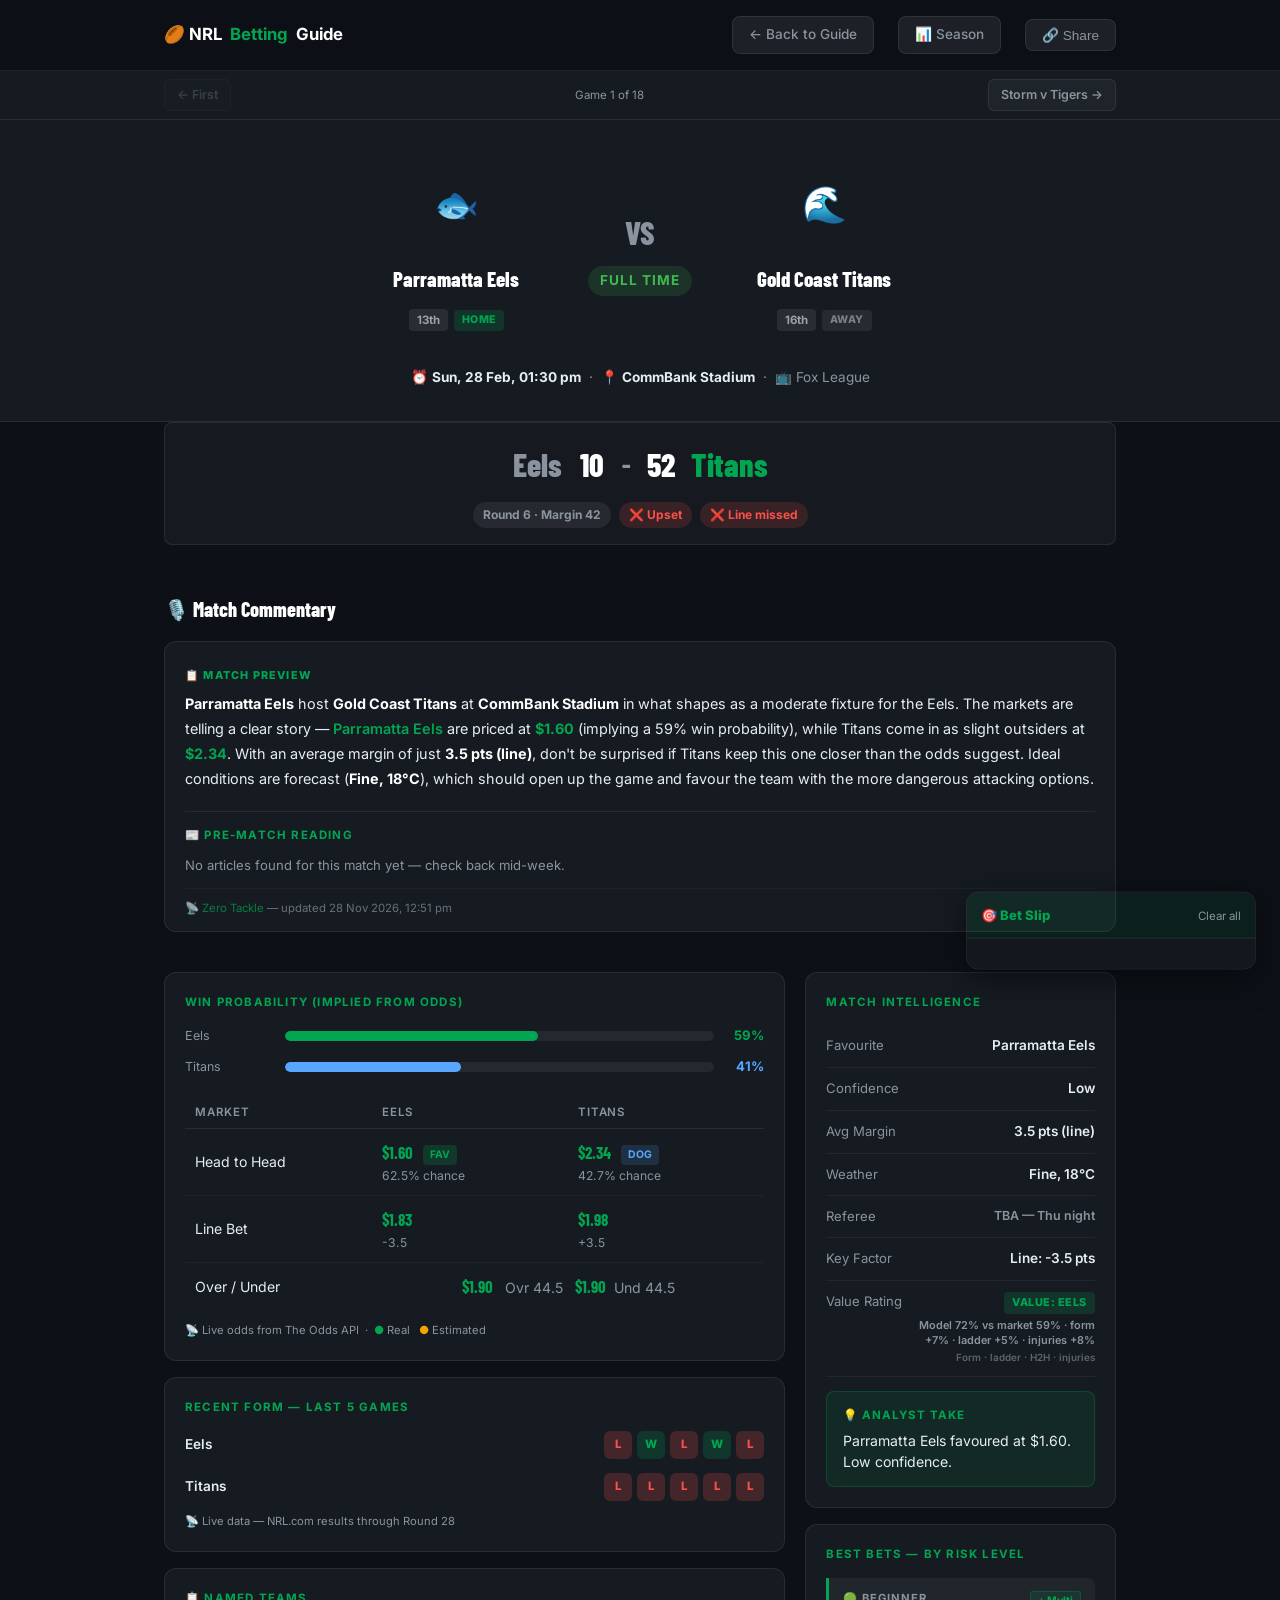
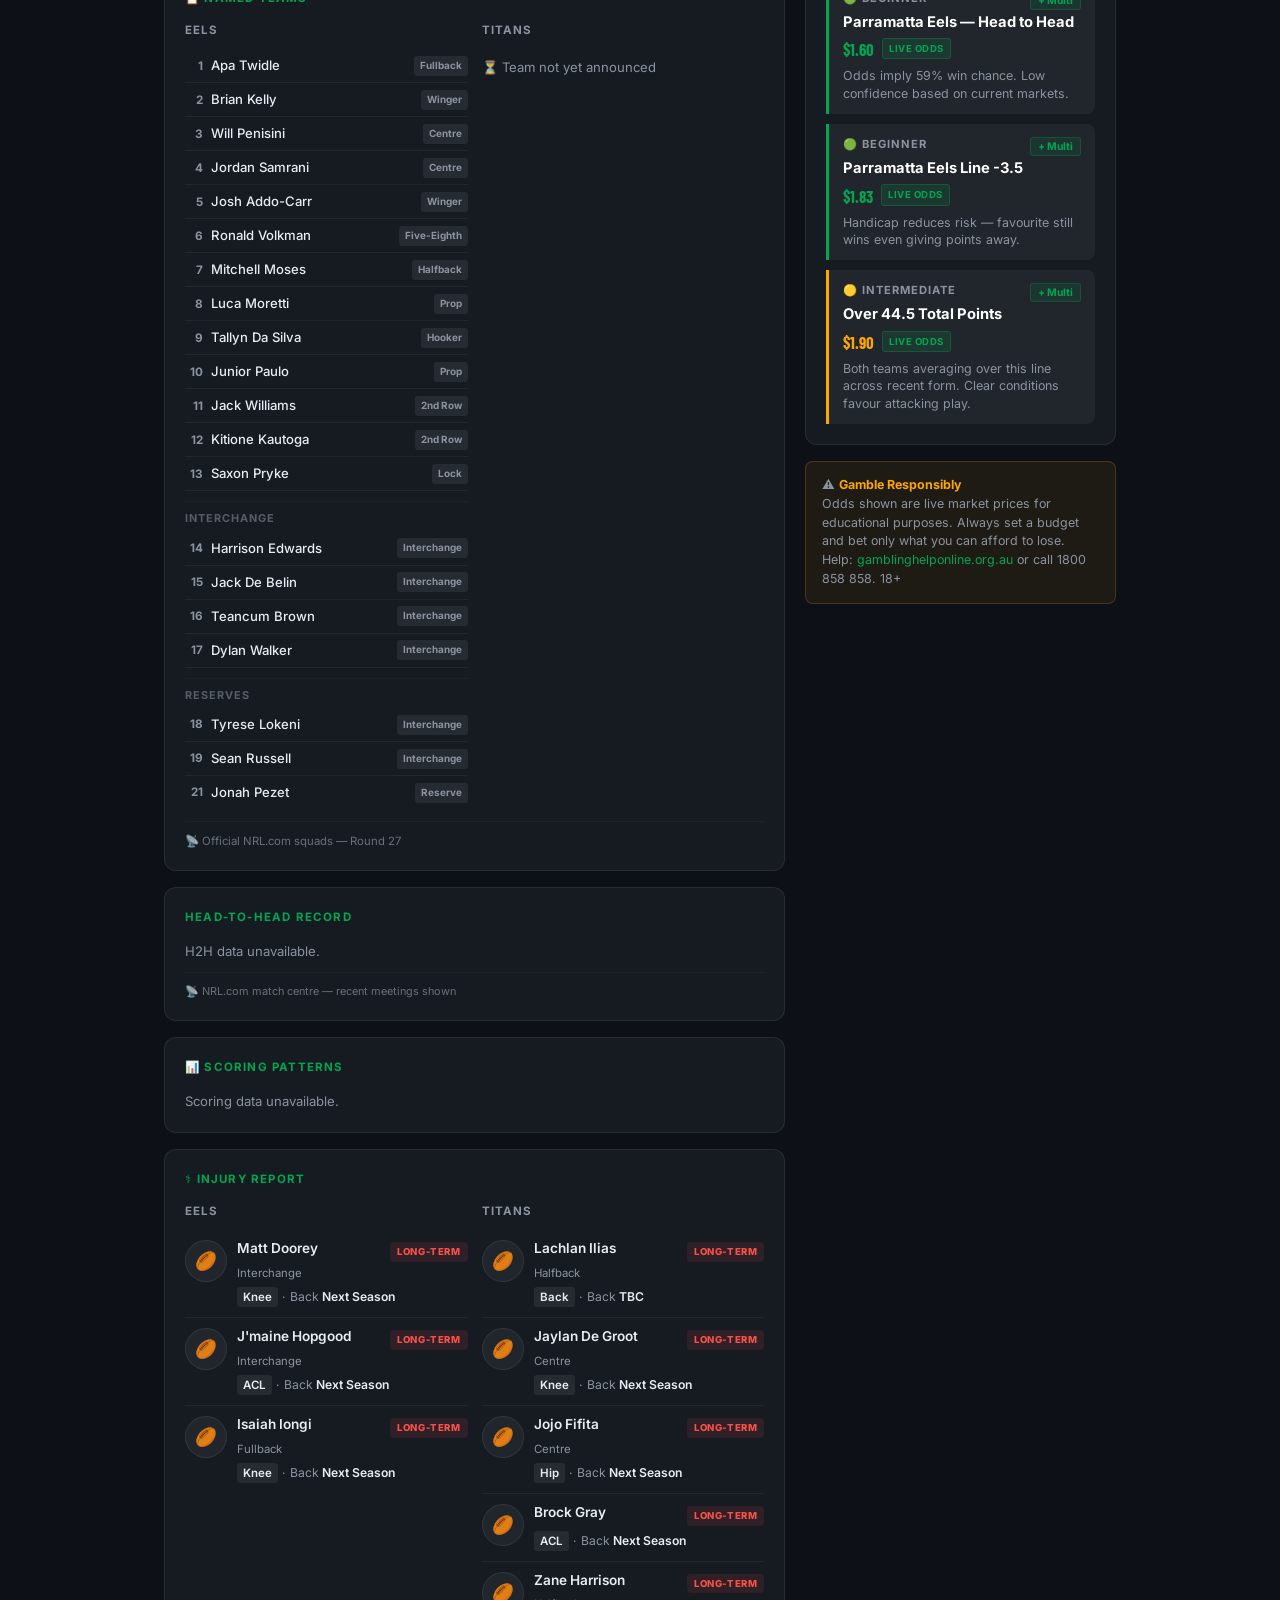
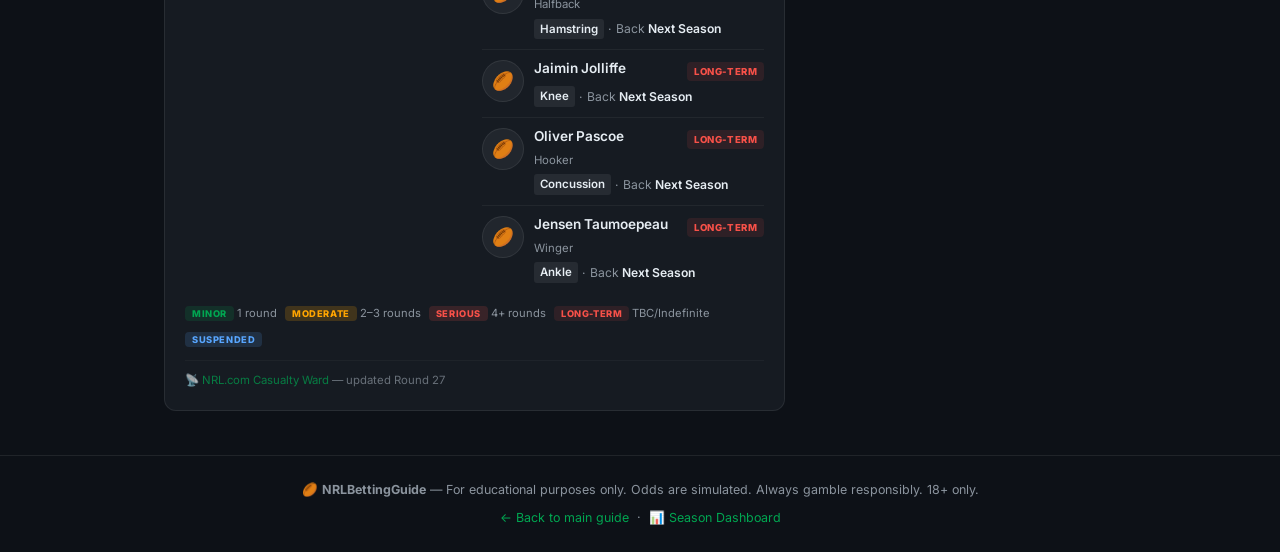
<file: analysis.html>
<!DOCTYPE html>
<html lang="en">
<head>
  <meta charset="UTF-8" />
  <meta name="viewport" content="width=device-width, initial-scale=1.0" />
  <title>Match Analysis — NRL Betting Guide</title>
  <link rel="preconnect" href="https://fonts.googleapis.com" />
  <link href="https://fonts.googleapis.com/css2?family=Inter:wght@400;500;600;700;800&family=Barlow+Condensed:wght@600;700;800&display=swap" rel="stylesheet" />
  <style>
    *, *::before, *::after { box-sizing: border-box; margin: 0; padding: 0; }
    :root {
      --green: #00a651; --green-dark: #007a3c;
      --dark: #0d1117; --dark-2: #161b22; --dark-3: #21262d;
      --border: rgba(255,255,255,0.08);
      --text: #e6edf3; --text-2: #8b949e;
      --radius: 12px; --radius-sm: 8px;
      --font: 'Inter', system-ui, sans-serif;
      --font-heading: 'Barlow Condensed', system-ui, sans-serif;
    }
    html { scroll-behavior: smooth; }
    body { font-family: var(--font); background: var(--dark); color: var(--text); line-height: 1.6; font-size: 15px; }
    a { color: var(--green); text-decoration: none; }
    .container { max-width: 1000px; margin: 0 auto; padding: 0 24px; }

    /* ── Nav ── */
    .nav { background: rgba(13,17,23,0.97); border-bottom: 1px solid var(--border); padding: 16px 0; position: sticky; top: 0; z-index: 50; backdrop-filter: blur(12px); }
    .nav__inner { display: flex; align-items: center; gap: 16px; }
    .nav__logo { display: flex; align-items: center; gap: 8px; font-weight: 700; font-size: 1.05rem; color: #fff; }
    .nav__logo span { color: var(--green); }
    .nav__back { margin-left: auto; background: rgba(255,255,255,0.07); border: 1px solid var(--border); color: var(--text-2); padding: 7px 16px; border-radius: var(--radius-sm); font-size: 0.85rem; font-weight: 500; cursor: pointer; transition: all 0.2s; }
    .nav__back:hover { background: rgba(255,255,255,0.12); color: #fff; }

    /* ── Hero ── */
    .hero { background: var(--dark-2); border-bottom: 1px solid var(--border); padding: 40px 0 32px; }
    .match-header { display: flex; align-items: center; justify-content: center; gap: 32px; margin-bottom: 24px; }
    .match-team { display: flex; flex-direction: column; align-items: center; gap: 12px; flex: 1; max-width: 200px; }
    .match-logo { width: 90px; height: 90px; object-fit: contain; }
    .match-logo-placeholder { width: 90px; height: 90px; font-size: 3.5rem; display: flex; align-items: center; justify-content: center; }
    .match-team-name { font-family: var(--font-heading); font-size: 1.3rem; font-weight: 800; text-align: center; color: #fff; }
    .match-team-meta { display: flex; align-items: center; justify-content: center; gap: 6px; flex-wrap: wrap; margin-top: 2px; }
    .match-ladder-pos { font-size: 0.72rem; font-weight: 700; color: rgba(255,255,255,0.55); background: rgba(255,255,255,0.08); padding: 2px 8px; border-radius: 4px; }
    .match-ha { font-size: 0.66rem; font-weight: 800; letter-spacing: 0.5px; text-transform: uppercase; padding: 2px 8px; border-radius: 4px; }
    .match-ha--home { background: rgba(0,166,81,0.18); color: #00a651; }
    .match-ha--away { background: rgba(255,255,255,0.07); color: rgba(255,255,255,0.4); }
    .match-vs-col { display: flex; flex-direction: column; align-items: center; gap: 8px; }
    .match-vs { font-family: var(--font-heading); font-size: 2rem; font-weight: 800; color: var(--text-2); }
    .match-badge { font-size: 0.72rem; font-weight: 700; letter-spacing: 1px; text-transform: uppercase; padding: 4px 12px; border-radius: 100px; }
    .badge-upcoming { background: rgba(255,255,255,0.07); color: var(--text-2); }
    .badge-live { background: rgba(220,50,50,0.2); color: #f85149; animation: pulse 2s infinite; }
    @keyframes pulse { 0%,100%{opacity:1} 50%{opacity:0.6} }
    .match-meta { text-align: center; color: var(--text-2); font-size: 0.85rem; }
    .match-meta strong { color: var(--text); }

    /* ── Grid Layout ── */
    .page-grid { display: grid; grid-template-columns: 2fr 1fr; gap: 20px; padding: 28px 0; }
    .section-title { font-family: var(--font-heading); font-size: 1.25rem; font-weight: 800; color: #fff; margin-bottom: 16px; display: flex; align-items: center; gap: 8px; }

    /* ── Cards ── */
    .card { background: var(--dark-2); border: 1px solid var(--border); border-radius: var(--radius); padding: 20px; margin-bottom: 16px; }
    .card-label { font-size: 0.72rem; font-weight: 700; letter-spacing: 1.2px; text-transform: uppercase; color: var(--green); margin-bottom: 14px; }

    /* ── Probability Bars ── */
    .prob-matchup { margin-bottom: 20px; }
    .prob-matchup-label { font-size: 0.8rem; color: var(--text-2); margin-bottom: 8px; }
    .prob-bar-row { display: flex; align-items: center; gap: 10px; }
    .prob-bar-wrap { flex: 1; background: rgba(255,255,255,0.06); border-radius: 100px; height: 10px; overflow: hidden; }
    .prob-bar { height: 100%; border-radius: 100px; background: var(--green); transition: width 0.6s ease; }
    .prob-bar.away { background: #58a6ff; }
    .prob-val { font-size: 0.82rem; font-weight: 700; width: 40px; text-align: right; }
    .prob-team { font-size: 0.78rem; color: var(--text-2); width: 90px; overflow: hidden; text-overflow: ellipsis; white-space: nowrap; }
    .prob-team.right { text-align: right; }

    /* ── Odds Table ── */
    .odds-table { width: 100%; border-collapse: collapse; }
    .odds-table th { font-size: 0.72rem; font-weight: 600; color: var(--text-2); text-transform: uppercase; letter-spacing: 0.8px; padding: 6px 10px; border-bottom: 1px solid var(--border); text-align: left; }
    .odds-table td { padding: 10px; border-bottom: 1px solid rgba(255,255,255,0.04); font-size: 0.88rem; }
    .odds-table tr:last-child td { border-bottom: none; }
    .odds-table .odd-val { font-weight: 700; color: var(--green); font-family: var(--font-heading); font-size: 1.05rem; }
    .odds-table .impl { font-size: 0.76rem; color: var(--text-2); }
    .odds-badge { display: inline-block; font-size: 0.65rem; font-weight: 700; padding: 2px 7px; border-radius: 4px; text-transform: uppercase; vertical-align: middle; margin-left: 6px; }
    .badge-fav { background: rgba(0,166,81,0.2); color: var(--green); }
    .badge-dog { background: rgba(88,166,255,0.15); color: #58a6ff; }

    /* ── Form Guide ── */
    .form-row { display: flex; align-items: center; justify-content: space-between; margin-bottom: 14px; }
    .form-team-name { font-size: 0.85rem; font-weight: 600; color: var(--text); width: 110px; }
    .form-badges { display: flex; gap: 5px; }
    .form-badge { width: 28px; height: 28px; border-radius: 6px; display: flex; align-items: center; justify-content: center; font-size: 0.72rem; font-weight: 800; }
    .form-w { background: rgba(0,166,81,0.2); color: var(--green); }
    .form-l { background: rgba(248,81,73,0.2); color: #f85149; }
    .form-d { background: rgba(255,255,255,0.08); color: var(--text-2); }

    /* ── Key Facts ── */
    .fact-row { display: flex; justify-content: space-between; align-items: flex-start; padding: 10px 0; border-bottom: 1px solid rgba(255,255,255,0.05); gap: 12px; }
    .fact-row:last-child { border-bottom: none; }
    .fact-label { font-size: 0.82rem; color: var(--text-2); flex-shrink: 0; }
    .fact-val { font-size: 0.85rem; font-weight: 600; color: var(--text); text-align: right; }

    /* ── Recommendation Box ── */
    .rec-box { background: rgba(0,166,81,0.1); border: 1px solid rgba(0,166,81,0.25); border-radius: var(--radius-sm); padding: 14px 16px; margin-top: 14px; }
    .rec-box .rec-title { font-size: 0.72rem; font-weight: 700; letter-spacing: 1px; text-transform: uppercase; color: var(--green); margin-bottom: 6px; }
    .rec-box p { font-size: 0.88rem; color: var(--text); line-height: 1.5; }

    /* ── Player Picks ── */
    .player-picks-grid { display: grid; grid-template-columns: 1fr 1fr; gap: 12px; }
    .player-pick-card { background: var(--dark-3); border: 1px solid var(--border); border-radius: var(--radius-sm); padding: 14px; }
    .player-pick-header { display: flex; justify-content: space-between; align-items: center; margin-bottom: 10px; }
    .player-pick-team { font-size: 0.72rem; font-weight: 700; letter-spacing: 1px; text-transform: uppercase; color: var(--text-2); }
    .player-pick-item { display: flex; justify-content: space-between; align-items: center; padding: 7px 0; border-bottom: 1px solid rgba(255,255,255,0.04); }
    .player-pick-item:last-child { border-bottom: none; }
    .player-pick-name { font-size: 0.85rem; font-weight: 600; }
    .player-pick-pos { font-size: 0.72rem; color: var(--text-2); margin-top: 1px; }
    .player-odds { display: flex; flex-direction: column; align-items: flex-end; gap: 2px; }
    .player-odds .fts { font-size: 0.72rem; color: #f0a500; }
    .player-odds .anytime { font-family: var(--font-heading); font-size: 1rem; font-weight: 700; color: #f0a500; }


    /* ── Best Bets ── */
    .best-bets { display: flex; flex-direction: column; gap: 10px; }
    .best-bet-item { background: var(--dark-3); border-left: 3px solid var(--green); border-radius: 0 var(--radius-sm) var(--radius-sm) 0; padding: 12px 14px; }
    .best-bet-item.medium { border-color: #ffa500; }
    .best-bet-item.high { border-color: #f85149; }
    .best-bet-type { font-size: 0.7rem; font-weight: 700; text-transform: uppercase; letter-spacing: 1px; color: var(--text-2); margin-bottom: 3px; }
    .best-bet-pick { font-size: 0.92rem; font-weight: 700; color: #fff; }
    .best-bet-odd { font-family: var(--font-heading); font-size: 1.05rem; color: var(--green); font-weight: 700; margin-top: 2px; }
    .best-bet-item.medium .best-bet-odd { color: #ffa500; }
    .best-bet-item.high .best-bet-odd { color: #f85149; }
    .best-bet-rationale { font-size: 0.78rem; color: var(--text-2); margin-top: 4px; line-height: 1.4; }
    .odds-estimated-tag { font-size: 0.6rem; font-weight: 700; text-transform: uppercase; letter-spacing: 0.5px; padding: 2px 6px; border-radius: 3px; background: rgba(255,165,0,0.15); color: #ffa500; border: 1px solid rgba(255,165,0,0.3); }
    .odds-live-tag { font-size: 0.6rem; font-weight: 700; text-transform: uppercase; letter-spacing: 0.5px; padding: 2px 6px; border-radius: 3px; background: rgba(0,178,81,0.12); color: var(--green); border: 1px solid rgba(0,178,81,0.25); }

    /* ── Named Teams ── */
    .team-list-grid { display: grid; grid-template-columns: 1fr 1fr; gap: 14px; }
    .team-list-col { }
    .team-list-col-label { font-size: 0.72rem; font-weight: 700; letter-spacing: 1px; text-transform: uppercase; color: var(--text-2); margin-bottom: 10px; display: flex; align-items: center; gap: 6px; }
    .team-list-player { display: flex; align-items: center; gap: 8px; padding: 6px 0; border-bottom: 1px solid rgba(255,255,255,0.05); font-size: 0.82rem; }
    .team-list-player:last-child { border-bottom: none; }
    .player-num { width: 18px; font-weight: 700; color: var(--text-2); font-size: 0.73rem; flex-shrink: 0; text-align: right; }
    .player-name-cell { flex: 1; font-weight: 500; color: var(--text); }
    .player-pos-badge { font-size: 0.62rem; font-weight: 700; padding: 2px 6px; border-radius: 3px; background: rgba(255,255,255,0.07); color: var(--text-2); white-space: nowrap; }
    .team-list-section-label { font-size: 0.68rem; font-weight: 700; letter-spacing: 1px; text-transform: uppercase; color: var(--text-2); opacity: 0.55; margin: 10px 0 4px; padding-top: 8px; border-top: 1px solid rgba(255,255,255,0.06); }
    .team-list-pending { font-size: 0.82rem; color: var(--text-2); padding: 8px 0; }
    .team-list-source { font-size: 0.71rem; color: var(--text-2); margin-top: 12px; opacity: 0.7; border-top: 1px solid rgba(255,255,255,0.05); padding-top: 10px; }

    /* ── Injury Report (real data) ── */
    .injury-grid { display: grid; grid-template-columns: 1fr 1fr; gap: 14px; }
    .injury-col-label { font-size: 0.72rem; font-weight: 700; letter-spacing: 1px; text-transform: uppercase; color: var(--text-2); margin-bottom: 10px; display: flex; align-items: center; gap: 6px; }
    .injury-item { display: flex; align-items: flex-start; gap: 10px; padding: 10px 0; border-bottom: 1px solid rgba(255,255,255,0.05); }
    .injury-item:last-child { border-bottom: none; }
    .inj-photo { width: 42px; height: 42px; border-radius: 50%; object-fit: cover; flex-shrink: 0; background: var(--dark-3); border: 1px solid var(--border); }
    .inj-photo-placeholder { width: 42px; height: 42px; border-radius: 50%; flex-shrink: 0; background: var(--dark-3); border: 1px solid var(--border); display: flex; align-items: center; justify-content: center; font-size: 1.1rem; }
    .injury-info { flex: 1; min-width: 0; }
    .inj-header { display: flex; align-items: flex-start; justify-content: space-between; gap: 6px; }
    .injury-name { font-size: 0.85rem; font-weight: 600; color: var(--text); line-height: 1.3; }
    .injury-name a { color: inherit; }
    .injury-name a:hover { color: var(--green); }
    .inj-sev { font-size: 0.6rem; font-weight: 800; letter-spacing: 0.6px; text-transform: uppercase; padding: 2px 7px; border-radius: 4px; white-space: nowrap; flex-shrink: 0; margin-top: 2px; }
    .sev-minor      { background: rgba(0,166,81,0.15); color: var(--green); }
    .sev-moderate   { background: rgba(255,165,0,0.18); color: #ffa500; }
    .sev-serious    { background: rgba(248,81,73,0.15); color: #f85149; }
    .sev-longterm   { background: rgba(248,81,73,0.1); color: #f85149; }
    .sev-suspended  { background: rgba(88,166,255,0.15); color: #58a6ff; }
    .inj-pos { font-size: 0.71rem; color: var(--text-2); margin-top: 2px; }
    .inj-detail { margin-top: 5px; font-size: 0.76rem; color: var(--text-2); display: flex; flex-wrap: wrap; align-items: center; gap: 4px; }
    .inj-type-tag { font-weight: 600; color: var(--text); background: rgba(255,255,255,0.07); padding: 1px 6px; border-radius: 3px; font-size: 0.72rem; }
    .inj-return-text { color: var(--text-2); }
    .inj-return-rounds { font-weight: 600; color: var(--text); }
    .no-casualties { font-size: 0.82rem; color: var(--green); padding: 6px 0; }
    .injury-source { font-size: 0.71rem; color: var(--text-2); margin-top: 12px; opacity: 0.7; border-top: 1px solid rgba(255,255,255,0.05); padding-top: 10px; }

    /* ── H2H record ── */
    .h2h-summary { display: flex; justify-content: space-between; align-items: center; background: rgba(255,255,255,0.04); border-radius: 8px; padding: 12px 16px; margin-bottom: 14px; gap: 8px; text-align: center; }
    .h2h-team-block { flex: 1; }
    .h2h-team-name { font-size: 0.68rem; font-weight: 700; color: var(--text-2); text-transform: uppercase; letter-spacing: 0.5px; margin-bottom: 4px; }
    .h2h-team-wins { font-size: 1.6rem; font-weight: 800; color: #fff; font-family: var(--font-heading); line-height: 1; }
    .h2h-team-wins.dominant { color: var(--green); }
    .h2h-mid { font-size: 0.72rem; color: var(--text-2); line-height: 1.5; }
    .h2h-played { font-size: 1.1rem; font-weight: 700; color: var(--text); }
    .h2h-matches { display: flex; flex-direction: column; gap: 0; }
    .h2h-match { display: flex; align-items: center; justify-content: space-between; padding: 8px 0; border-bottom: 1px solid rgba(255,255,255,0.05); font-size: 0.8rem; gap: 8px; }
    .h2h-match:last-child { border-bottom: none; }
    .h2h-match-round { font-size: 0.68rem; color: var(--text-2); min-width: 64px; }
    .h2h-match-year { display: block; font-size: 0.6rem; color: var(--nrl-green, #00b251); opacity: 0.8; margin-top: 1px; }
    .h2h-match-teams { flex: 1; color: var(--text); font-weight: 500; }
    .h2h-match-score { font-weight: 700; color: #fff; font-variant-numeric: tabular-nums; }
    .h2h-match-winner { font-size: 0.65rem; font-weight: 800; letter-spacing: 0.5px; text-transform: uppercase; padding: 1px 6px; border-radius: 3px; background: rgba(0,166,81,0.15); color: var(--green); min-width: 52px; text-align: center; }
    .h2h-no-data { font-size: 0.82rem; color: var(--text-2); }
    .h2h-source-note { font-size: 0.68rem; color: var(--text-2); margin-top: 10px; padding-top: 8px; border-top: 1px solid rgba(255,255,255,0.05); }

    /* ── Named 17s ── */
    .named-grid { display: grid; grid-template-columns: 1fr 1fr; gap: 16px; }
    .named-team-label { font-size: 0.68rem; font-weight: 800; letter-spacing: 1px; text-transform: uppercase; color: var(--text-2); margin-bottom: 10px; }
    .named-player { display: flex; align-items: center; gap: 8px; padding: 5px 0; border-bottom: 1px solid rgba(255,255,255,0.04); font-size: 0.82rem; }
    .named-player:last-child { border-bottom: none; }
    .named-num { font-size: 0.72rem; font-weight: 700; color: var(--text-2); width: 20px; flex-shrink: 0; }
    .named-player-name { flex: 1; color: var(--text); font-weight: 500; }
    .named-pos { font-size: 0.65rem; color: var(--text-2); background: rgba(255,255,255,0.06); padding: 1px 5px; border-radius: 3px; }
    .named-divider { font-size: 0.62rem; font-weight: 800; letter-spacing: 1px; text-transform: uppercase; color: var(--text-2); padding: 6px 0 4px; opacity: 0.6; border-top: 1px solid rgba(255,255,255,0.07); margin-top: 4px; }
    .named-not-yet { font-size: 0.82rem; color: var(--text-2); padding: 4px 0; }

    /* ── Line movement ── */
    .move-up   { color: #ff6b6b; font-size: 0.72rem; font-weight: 700; margin-left: 4px; }
    .move-down { color: var(--green); font-size: 0.72rem; font-weight: 700; margin-left: 4px; }
    .move-none { color: var(--text-2); font-size: 0.72rem; margin-left: 4px; }

    /* ── Value indicator ── */
    .value-badge { display: inline-block; font-size: 0.68rem; font-weight: 800; letter-spacing: 0.5px; text-transform: uppercase; padding: 2px 8px; border-radius: 4px; }
    .value-badge--yes  { background: rgba(0,166,81,0.18); color: var(--green); }
    .value-badge--no   { background: rgba(255,255,255,0.07); color: var(--text-2); }
    .value-badge--fair { background: rgba(255,165,0,0.12); color: #ffa500; }

    /* ── Commentary ── */
    /* ── Zero Tackle articles ── */
    .zt-articles { display: flex; flex-direction: column; }
    .zt-article { padding: 10px 0; border-bottom: 1px solid rgba(255,255,255,0.05); }
    .zt-article:last-child { border-bottom: none; }
    .zt-article-tag { font-size: 0.62rem; font-weight: 800; letter-spacing: 0.8px; text-transform: uppercase; color: var(--green); margin-bottom: 4px; }
    .zt-article a { font-size: 0.84rem; font-weight: 600; color: var(--text); text-decoration: none; line-height: 1.4; display: block; margin-bottom: 3px; }
    .zt-article a:hover { color: var(--green); }
    .zt-article-desc { font-size: 0.72rem; color: var(--text-2); line-height: 1.45; }
    .zt-empty { font-size: 0.82rem; color: var(--text-2); }
    .zt-source { font-size: 0.71rem; color: var(--text-2); margin-top: 12px; opacity: 0.7; border-top: 1px solid rgba(255,255,255,0.05); padding-top: 10px; }

    .commentary-section { grid-column: 1 / -1; margin-bottom: 4px; }
    .commentary-body { display: flex; flex-direction: column; gap: 0; }
    .commentary-para { padding: 16px 0; border-bottom: 1px solid rgba(255,255,255,0.06); font-size: 0.9rem; color: var(--text); line-height: 1.75; }
    .commentary-para:last-child { border-bottom: none; }
    .commentary-para strong { color: #fff; }
    .commentary-para em { color: var(--green); font-style: normal; font-weight: 600; }
    .commentary-label { font-size: 0.68rem; font-weight: 800; letter-spacing: 1.2px; text-transform: uppercase; color: var(--green); margin-bottom: 6px; }

    /* ── Odds colour coding ── */
    /* Real odds sourced directly from The Odds API */
    .odd-real   { color: var(--green) !important; font-weight: 700; }
    /* Estimated/derived odds calculated from season stats or formulas */
    .odd-derived { color: #f0a500 !important; font-weight: 600; }

    /* ── Scoring patterns ── */
    .scoring-grid { display: grid; grid-template-columns: 1fr 1fr; gap: 12px; margin-bottom: 14px; }
    .scoring-team-label { font-size: 0.68rem; font-weight: 800; letter-spacing: 0.8px; text-transform: uppercase; color: var(--text-2); margin-bottom: 6px; }
    .scoring-period-label { font-size: 0.6rem; font-weight: 700; text-transform: uppercase; letter-spacing: 0.7px; color: var(--nrl-green, #00b251); opacity: 0.8; margin-bottom: 4px; margin-top: 2px; }
    .scoring-stat { display: flex; justify-content: space-between; align-items: center; padding: 5px 0; border-bottom: 1px solid rgba(255,255,255,0.04); font-size: 0.8rem; }
    .scoring-stat:last-child { border-bottom: none; }
    .scoring-stat-label { color: var(--text-2); }
    .scoring-stat-val { font-weight: 700; color: var(--text); }
    .scoring-stat-val.good { color: var(--green); }
    .scoring-stat-val.bad  { color: #ff6b6b; }
    .ou-trend { background: rgba(255,255,255,0.04); border-radius: 6px; padding: 10px 12px; margin-top: 4px; font-size: 0.8rem; }
    .ou-trend-title { font-size: 0.68rem; font-weight: 800; text-transform: uppercase; letter-spacing: 0.8px; color: var(--text-2); margin-bottom: 6px; }
    .ou-pips { display: flex; gap: 4px; flex-wrap: wrap; }
    .ou-pip { width: 22px; height: 22px; border-radius: 4px; display: flex; align-items: center; justify-content: center; font-size: 0.65rem; font-weight: 800; }
    .ou-pip.over  { background: rgba(0,166,81,0.2); color: var(--green); }
    .ou-pip.under { background: rgba(255,255,255,0.07); color: var(--text-2); }
    .streak-badge { display: inline-flex; align-items: center; gap: 4px; font-size: 0.72rem; font-weight: 800; padding: 2px 8px; border-radius: 4px; }
    .streak-badge.win  { background: rgba(0,166,81,0.15); color: var(--green); }
    .streak-badge.loss { background: rgba(255,107,107,0.15); color: #ff6b6b; }

    /* ── Bookmaker comparison ── */
    .bookie-toggle { font-size: 0.72rem; color: var(--green); cursor: pointer; background: none; border: none; padding: 0; font-family: inherit; }
    .bookie-toggle:hover { text-decoration: underline; }
    .bookie-comp { margin-top: 10px; overflow: hidden; }
    .bookie-table { width: 100%; border-collapse: collapse; font-size: 0.82rem; }
    .bookie-table th { font-size: 0.68rem; font-weight: 700; text-transform: uppercase; letter-spacing: 0.6px; color: var(--text-2); padding: 5px 8px; border-bottom: 1px solid var(--border); text-align: left; }
    .bookie-table td { padding: 8px; border-bottom: 1px solid rgba(255,255,255,0.04); }
    .bookie-table tr:last-child td { border-bottom: none; }
    .bookie-table .bk-odd { font-weight: 700; color: var(--green); font-family: var(--font-heading); font-size: 0.95rem; }
    .bookie-table .bk-best { color: #ffd700; }

    /* ── Bet slip ── */
    #betSlip { position: fixed; bottom: 24px; right: 24px; width: 290px; background: var(--card); border: 1px solid var(--border); border-radius: var(--radius); box-shadow: 0 8px 32px rgba(0,0,0,0.5); z-index: 1000; overflow: hidden; transform: translateY(120%); transition: transform 0.3s ease; }
    #betSlip.open { transform: translateY(0); }
    .betslip-header { display: flex; align-items: center; justify-content: space-between; padding: 12px 14px; background: rgba(0,166,81,0.1); border-bottom: 1px solid var(--border); }
    .betslip-title { font-size: 0.82rem; font-weight: 800; color: var(--green); }
    .betslip-clear { font-size: 0.72rem; color: var(--text-2); background: none; border: none; cursor: pointer; font-family: inherit; }
    .betslip-clear:hover { color: #ff6b6b; }
    .betslip-items { max-height: 200px; overflow-y: auto; }
    .betslip-item { display: flex; align-items: center; justify-content: space-between; padding: 9px 14px; border-bottom: 1px solid rgba(255,255,255,0.04); font-size: 0.78rem; gap: 8px; }
    .betslip-item-desc { flex: 1; color: var(--text); line-height: 1.3; }
    .betslip-item-odd { font-weight: 700; color: var(--green); font-family: var(--font-heading); white-space: nowrap; }
    .betslip-remove { background: none; border: none; color: var(--text-2); cursor: pointer; font-size: 0.9rem; padding: 0; line-height: 1; }
    .betslip-remove:hover { color: #ff6b6b; }
    .betslip-footer { padding: 12px 14px; background: rgba(255,255,255,0.03); }
    .betslip-combined { display: flex; justify-content: space-between; font-size: 0.82rem; margin-bottom: 6px; }
    .betslip-combined strong { color: var(--green); font-family: var(--font-heading); font-size: 1rem; }
    .betslip-return { font-size: 0.72rem; color: var(--text-2); }
    .add-multi-btn { font-size: 0.65rem; font-weight: 700; padding: 2px 7px; border-radius: 3px; background: rgba(0,166,81,0.12); color: var(--green); border: 1px solid rgba(0,166,81,0.25); cursor: pointer; font-family: inherit; white-space: nowrap; margin-left: 6px; }
    .add-multi-btn:hover { background: rgba(0,166,81,0.22); }
    .add-multi-btn.added { background: rgba(0,166,81,0.25); color: #fff; }

    /* ── Footer ── */
    .footer { border-top: 1px solid var(--border); padding: 24px 0; text-align: center; color: var(--text-2); font-size: 0.78rem; }
    .footer a { color: var(--green); }

    /* ── Loading ── */
    .loading { text-align: center; padding: 80px 20px; color: var(--text-2); }
    .loading-spinner { width: 40px; height: 40px; border: 3px solid var(--border); border-top-color: var(--green); border-radius: 50%; animation: spin 0.8s linear infinite; margin: 0 auto 16px; }
    @keyframes spin { to { transform: rotate(360deg); } }

    /* ── Post-match result banner ── */
    .result-banner { background: rgba(255,255,255,0.04); border: 1px solid var(--border); border-radius: var(--radius-sm); padding: 16px 20px; margin-bottom: 20px; }
    .result-banner-score { display: flex; align-items: center; justify-content: center; gap: 12px; font-family: var(--font-heading); font-size: 2rem; font-weight: 800; margin-bottom: 12px; }
    .result-score-val { color: #fff; min-width: 36px; text-align: center; }
    .result-dash { color: var(--text-2); font-size: 1.4rem; }
    .result-winner { color: var(--green); }
    .result-loser  { color: var(--text-2); }
    .result-banner-tags { display: flex; align-items: center; justify-content: center; flex-wrap: wrap; gap: 8px; }
    .result-tag { font-size: 0.75rem; font-weight: 700; padding: 3px 10px; border-radius: 100px; }
    .result-tag--yes    { background: rgba(63,185,80,.15);  color: #3fb950; }
    .result-tag--no     { background: rgba(248,81,73,.15);  color: #f85149; }
    .result-tag--margin { background: rgba(255,255,255,.07); color: var(--text-2); }
    .result-tag--ou     { background: rgba(88,166,255,.12);  color: #58a6ff; }
    .badge-fulltime { background: rgba(63,185,80,.15); color: #3fb950; font-size: 0.85rem; }
    .badge-pending  { background: rgba(255,165,0,.12);  color: #f0a500; }
    .result-analysis-note { margin-bottom: 20px; background: rgba(255,165,0,0.07); border: 1px solid rgba(255,165,0,0.2); border-radius: var(--radius-sm); padding: 10px 16px; font-size: 0.8rem; color: var(--text-2); }

    /* ── Game Navigation ── */
    .game-nav { background: var(--dark-2); border-bottom: 1px solid var(--border); padding: 8px 0; }
    .game-nav-inner { display: flex; align-items: center; justify-content: space-between; gap: 10px; }
    .game-nav-btn { font-size: 0.78rem; font-weight: 600; color: var(--text-2); text-decoration: none; padding: 5px 12px; border-radius: 6px; border: 1px solid var(--border); background: rgba(255,255,255,0.04); transition: all 0.2s; white-space: nowrap; overflow: hidden; text-overflow: ellipsis; max-width: 220px; display: inline-block; }
    .game-nav-btn:hover { background: rgba(255,255,255,0.09); color: #fff; border-color: rgba(255,255,255,0.15); }
    .game-nav-btn--disabled { opacity: 0.3; pointer-events: none; }
    .game-nav-count { font-size: 0.72rem; color: var(--text-2); white-space: nowrap; flex-shrink: 0; text-align: center; }

    /* ── Odds movement alert ── */
    .movement-alert { background: rgba(240,165,0,0.07); border: 1px solid rgba(240,165,0,0.28); border-radius: var(--radius-sm); padding: 12px 16px; margin-bottom: 20px; }
    .movement-alert-title { font-size: 0.72rem; font-weight: 800; color: #f0a500; text-transform: uppercase; letter-spacing: 0.7px; margin-bottom: 8px; }
    .movement-alert-item { font-size: 0.82rem; color: var(--text); padding: 4px 0; display: flex; align-items: center; flex-wrap: wrap; gap: 8px; }
    .movement-alert-item + .movement-alert-item { border-top: 1px solid rgba(255,255,255,0.05); }
    .alert-sharp { font-size: 0.72rem; color: #ff6b6b; font-weight: 700; }
    .alert-drift { font-size: 0.72rem; color: var(--green); font-weight: 700; }
    .alert-note  { font-size: 0.72rem; color: var(--text-2); }

    /* ── Collapsible cards (mobile) ── */
    .card-toggle { float: right; font-size: 0.88rem; font-weight: 400; color: var(--text-2); margin-left: 6px; line-height: 1; }
    @media (max-width: 700px) {
      .card.collapsed .card-body { display: none; }
      .card.collapsed .card-label { margin-bottom: 0; }
      .card-label { cursor: pointer; user-select: none; }
    }

    /* ── Responsive ── */
    @media (max-width: 700px) {
      .page-grid { grid-template-columns: 1fr; }
      .player-picks-grid { grid-template-columns: 1fr; }
      .markets-grid { grid-template-columns: 1fr 1fr; }
      .team-list-grid { grid-template-columns: 1fr; gap: 0; }
      .injury-grid { grid-template-columns: 1fr; gap: 0; }
      .match-header { gap: 16px; }
      .match-logo { width: 64px; height: 64px; }
    }
    @media (max-width: 480px) {
      .markets-grid { grid-template-columns: 1fr; }
    }
  </style>
</head>
<body>

  <nav class="nav">
    <div class="container nav__inner">
      <div class="nav__logo">🏉 NRL<span>Betting</span>Guide</div>
      <a class="nav__back" href="index.html">← Back to Guide</a>
      <a class="nav__back" href="season.html" style="margin-left:8px">📊 Season</a>
      <button class="nav__back" id="shareBtn" onclick="shareAnalysis()" style="margin-left:8px;cursor:pointer;border:1px solid var(--border);background:rgba(255,255,255,0.07)">🔗 Share</button>
    </div>
  </nav>

  <div id="app">
    <div class="loading">
      <div class="loading-spinner"></div>
      <p>Loading match analysis…</p>
    </div>
  </div>

  <script src="src/teamData.js?v=20"></script>
  <script src="src/oddsEngine.js?v=20"></script>
  <script>
  (async function() {
    // ── Helpers ──────────────────────────────────────────────────────────────
    const params = new URLSearchParams(location.search);
    const gameId = parseInt(params.get('id') || '1', 10);

    function impl(odd) { return (100 / odd).toFixed(1) + '%'; }
    function toOddsStr(odd) { return '$' + Number(odd).toFixed(2); }

    // ── Load game data + real form strings in parallel ──────────────────────
    let game = null;
    let formData = null;
    const [oddsRes, formRes, teamListRes, statsRes, ztRes, h2hRes, openingRes, propsRes, resultsRes] = await Promise.allSettled([
      fetch(`src/live-odds.json?v=${Date.now()}`).then(r => r.json()),
      fetch(`src/form-data.json?v=${Date.now()}`).then(r => r.json()),
      fetch(`src/team-lists.json?v=${Date.now()}`).then(r => r.json()),
      fetch('src/player-stats.json').then(r => r.json()),
      fetch(`src/zerotackle-articles.json?v=${Date.now()}`).then(r => r.json()),
      fetch(`src/h2h-data.json?v=${Date.now()}`).then(r => r.json()),
      fetch(`src/odds-opening.json?v=${Date.now()}`).then(r => r.json()),
      fetch(`src/player-props.json?v=${Date.now()}`).then(r => r.json()),
      fetch(`src/results-history.json?v=${Date.now()}`).then(r => r.json()),
    ]);

    // ── Venue → coordinates map for Open-Meteo weather ──────────────────────
    const VENUE_COORDS = {
      'Suncorp Stadium':           { lat: -27.4648, lon: 153.0095, tz: 'Australia/Brisbane' },
      'GIO Stadium':               { lat: -35.2396, lon: 149.0930, tz: 'Australia/Sydney'   },
      'Accor Stadium':             { lat: -33.8468, lon: 151.0039, tz: 'Australia/Sydney'   },
      'PointsBet Stadium':         { lat: -34.0236, lon: 151.0872, tz: 'Australia/Sydney'   },
      'Cbus Super Stadium':        { lat: -27.9698, lon: 153.3830, tz: 'Australia/Brisbane' },
      '4 Pines Park':              { lat: -33.7946, lon: 151.2777, tz: 'Australia/Sydney'   },
      'AAMI Park':                 { lat: -37.8227, lon: 144.9831, tz: 'Australia/Melbourne'},
      'McDonald Jones Stadium':    { lat: -32.9259, lon: 151.7608, tz: 'Australia/Sydney'   },
      'Go Media Stadium':          { lat: -36.8755, lon: 174.7432, tz: 'Pacific/Auckland'   },
      'Qld Country Bank Stadium':  { lat: -19.2615, lon: 146.7879, tz: 'Australia/Brisbane' },
      'CommBank Stadium':          { lat: -33.8131, lon: 151.0037, tz: 'Australia/Sydney'   },
      'BlueBet Stadium':           { lat: -33.7510, lon: 150.6942, tz: 'Australia/Sydney'   },
      'Netstrata Jubilee Oval':    { lat: -33.9717, lon: 151.1060, tz: 'Australia/Sydney'   },
      'Allianz Stadium':           { lat: -33.8916, lon: 151.2252, tz: 'Australia/Sydney'   },
      'Campbelltown Stadium':      { lat: -34.0674, lon: 150.8127, tz: 'Australia/Sydney'   },
    };

    const WMO_DESC = {
      0:'Clear', 1:'Mainly clear', 2:'Partly cloudy', 3:'Overcast',
      45:'Foggy', 48:'Foggy', 51:'Light drizzle', 53:'Drizzle', 55:'Heavy drizzle',
      61:'Light rain', 63:'Rain', 65:'Heavy rain', 71:'Light snow', 73:'Snow', 75:'Heavy snow',
      80:'Showers', 81:'Showers', 82:'Heavy showers', 95:'Thunderstorm', 96:'Thunderstorm', 99:'Thunderstorm',
    };

    async function fetchWeather(venue, commenceTime) {
      const coords = VENUE_COORDS[venue];
      if (!coords || !commenceTime) return null;
      try {
        // Use UTC so time strings can be compared directly with commenceTime (which is UTC)
        const url = `https://api.open-meteo.com/v1/forecast?latitude=${coords.lat}&longitude=${coords.lon}` +
          `&hourly=temperature_2m,precipitation_probability,weathercode&timezone=UTC&forecast_days=14`;
        const res = await fetch(url);
        const data = await res.json();
        // Find closest hour to kickoff time (both in UTC)
        const kickoff = new Date(commenceTime);
        const times = data.hourly.time.map(t => new Date(t + 'Z').getTime());
        let closest = 0, minDiff = Infinity;
        times.forEach((t, i) => { const d = Math.abs(t - kickoff); if (d < minDiff) { minDiff = d; closest = i; } });
        const code  = data.hourly.weathercode[closest];
        const temp  = Math.round(data.hourly.temperature_2m[closest]);
        const precip = data.hourly.precipitation_probability[closest];
        const desc  = WMO_DESC[code] ?? 'Cloudy';
        return `${desc}, ${temp}°C${precip > 40 ? ` (${precip}% rain chance)` : ''}`;
      } catch (e) {
        return null;
      }
    }

    let ztArticles = null;
    if (ztRes.status === 'fulfilled') ztArticles = ztRes.value;
    let h2hData = null;
    if (h2hRes.status === 'fulfilled') h2hData = h2hRes.value;
    let openingOdds = null;
    if (openingRes.status === 'fulfilled') openingOdds = openingRes.value;
    let playerProps = null;
    if (propsRes.status === 'fulfilled') playerProps = propsRes.value;
    let resultsData = null;
    if (resultsRes.status === 'fulfilled') resultsData = resultsRes.value;

    let upcoming = [];
    if (oddsRes.status === 'fulfilled') {
      const cutoff = Date.now() - 3 * 60 * 60 * 1000;
      upcoming = oddsRes.value.games.filter(g => new Date(g.commenceTime).getTime() > cutoff);
      const raw = upcoming[gameId - 1];
      if (raw) game = buildGameEntry(raw, gameId);
    }
    if (formRes.status === 'fulfilled') formData = formRes.value;
    let teamLists = null;
    if (teamListRes.status === 'fulfilled') teamLists = teamListRes.value;

    // ── Ladder position lookup ───────────────────────────────────────────────
    const LADDER_POS = {};
    (formData?.ladder || []).forEach(row => { LADDER_POS[row.name] = row.pos; });
    function ordinal(n) { return n + (['st','nd','rd'][n - 1] || 'th'); }

    // ── Inject real try rates from player-stats.json ─────────────────────────
    if (statsRes.status === 'fulfilled' && statsRes.value?.players) {
      const sp = statsRes.value.players;
      Object.values(NRL_TEAM_DATA).forEach(team => {
        (team.players || []).forEach(p => {
          const real = sp[p.name];
          if (real) p.tryRate = real.tryRate;
        });
      });
    }

    if (!game) {
      document.getElementById('app').innerHTML =
        '<div class="loading"><p>Match data unavailable. <a href="index.html">← Return to guide</a></p></div>';
      return;
    }

    const a = game.analysis;

    // ── Fetch real weather from Open-Meteo ───────────────────────────────────
    const realWeather = await fetchWeather(game.venue, game.commenceTime);
    if (realWeather) game.analysis.weatherForecast = realWeather;

    // ── Inject real form strings if available ────────────────────────────────
    if (formData?.teams) {
      const hForm = formData.teams[game.homeTeam.name]?.last5;
      const aForm = formData.teams[game.awayTeam.name]?.last5;
      if (hForm) a.homeFormLast5 = hForm;
      if (aForm) a.awayFormLast5 = aForm;
      if (formData.round) a._formRound = formData.round;
    }

    // ── Team logos from Wikipedia ────────────────────────────────────────────
    const LOGOS = {};
    await Promise.allSettled(
      Object.entries(NRL_TEAM_DATA)
        .filter(([,v]) => v.wikiPage)
        .map(async ([name, data]) => {
          try {
            const r = await fetch(`https://en.wikipedia.org/api/rest_v1/page/summary/${encodeURIComponent(data.wikiPage)}`, {headers:{Accept:'application/json'}});
            const j = await r.json();
            if (j.thumbnail?.source) LOGOS[name] = j.thumbnail.source;
          } catch(_){}
        })
    );

    function logoImg(name, size=90) {
      const src = LOGOS[name];
      const emoji = NRL_TEAM_DATA[name]?.emoji ?? '🏉';
      if (src) return `<img class="match-logo" src="${src}" alt="${name}" width="${size}" height="${size}">`;
      return `<div class="match-logo-placeholder" style="font-size:${size*0.4}px">${emoji}</div>`;
    }

    // ── Player data ──────────────────────────────────────────────────────────
    function topPlayers(teamName, n=4) {
      return (NRL_TEAM_DATA[teamName]?.players || [])
        .slice().sort((a,b) => b.tryRate - a.tryRate).slice(0, n);
    }

    function ftsOdd(player) {
      // First try scorer: anytime rate × ~0.45 share, with vig
      const p = player.tryRate * 0.42;
      return Math.max(3.0, +(1.06 / p).toFixed(2));
    }
    function anytimeOdd(player) {
      const p = Math.min(0.92, player.tryRate);
      return Math.max(1.3, +(1.06 / p).toFixed(2));
    }

    // ── Form parsing ─────────────────────────────────────────────────────────
    function formBadges(formStr) {
      // Accepts "W W L W D" or "3W 2L" style
      let results = [];
      if (formStr.includes(' ') && !formStr.match(/\d/)) {
        results = formStr.trim().split(/\s+/).slice(0, 5);
      } else {
        // Parse "3W 1D 1L"
        const matches = [...formStr.matchAll(/(\d+)([WLD])/gi)];
        for (const m of matches) for (let i=0;i<parseInt(m[1]);i++) results.push(m[2].toUpperCase());
        results = results.slice(0, 5);
      }
      if (!results.length) results = ['W','W','L','W','L'];
      return results.map(r => {
        const cls = r==='W'?'form-w':r==='L'?'form-l':'form-d';
        return `<div class="form-badge ${cls}">${r}</div>`;
      }).join('');
    }

    // ── Win probability helpers ──────────────────────────────────────────────
    const hProb = 1 / game.h2h.home;
    const aProb = 1 / game.h2h.away;
    const normH = hProb / (hProb + aProb);

    const totalExp = game.ou.over.label ? parseFloat(game.ou.over.label) : 42;
    const lineVal  = game.line.home.label ? parseFloat(game.line.home.label) : 0;

    // ── Win probability for display ──────────────────────────────────────────
    const homeWinPct = (normH * 100).toFixed(0);
    const awayWinPct = (100 - normH * 100).toFixed(0);
    const isFavHome = game.h2h.home <= game.h2h.away;

    // ── Best value picks ─────────────────────────────────────────────────────
    const homePlayers = topPlayers(game.homeTeam.name);
    const awayPlayers = topPlayers(game.awayTeam.name);
    const allPlayers  = [...homePlayers.map(p=>({...p,team:game.homeTeam.name})),
                         ...awayPlayers.map(p=>({...p,team:game.awayTeam.name}))]
                         .sort((a,b)=>b.tryRate-a.tryRate);

    // ── Named Team List ───────────────────────────────────────────────────────
    function renderTeamList(teamName) {
      const players = teamLists?.teams?.[teamName];
      if (!players || !players.length) {
        return '<div class="team-list-pending">⏳ Team not yet announced</div>';
      }
      const starters    = players.filter(p => p.category === 'starting');
      const interchange = players.filter(p => p.category === 'interchange');
      const reserves    = players.filter(p => p.category === 'reserve');

      const row = p => `
        <div class="team-list-player">
          <span class="player-num">${p.number}</span>
          <span class="player-name-cell">${p.name}</span>
          <span class="player-pos-badge">${p.position}</span>
        </div>`;

      let html = starters.map(row).join('');
      if (interchange.length) {
        html += `<div class="team-list-section-label">Interchange</div>` + interchange.map(row).join('');
      }
      if (reserves.length) {
        html += `<div class="team-list-section-label">Reserves</div>` + reserves.map(row).join('');
      }
      return html;
    }

    // ── Injury Report (real NRL Casualty Ward data) ──────────────────────────
    const _sp = statsRes.status === 'fulfilled' ? (statsRes.value?.players || {}) : {};
    const _currentRound = teamLists?.round ?? 0;

    // ── H2H record card ──────────────────────────────────────────────────────
    function renderH2H(homeTeam, awayTeam) {
      const key = `${homeTeam} vs ${awayTeam}`;
      const d = h2hData?.matches?.[key];
      if (!d) return '<div class="h2h-no-data">H2H data unavailable.</div>';

      const { overall, recent } = d;
      const totalH2H = overall.played || 0;
      // Count actual wins for each named team across all time
      // overall.homeWins/awayWins reflect fixture role, not team identity
      // Use recent matches to determine per-team win counts in last meetings
      const h1 = recent.team1Wins;
      const h2 = recent.team2Wins;
      const recentPlayed = recent.matches.length;
      const draws = recentPlayed - h1 - h2;

      // Extract season year from match URLs (e.g. /nrl-premiership/2025/)
      const seasonYear = (() => {
        const url = recent.matches?.[0]?.url || '';
        const m = url.match(/nrl-premiership\/(\d{4})\//);
        return m ? m[1] : '2025';
      })();

      // For overall, derive from overall.homeWins + awayWins (these are role-based)
      // We show this as total played + recent breakdown
      const homeShort = homeTeam.split(' ').pop();
      const awayShort = awayTeam.split(' ').pop();

      const summaryHtml = `
        <div class="h2h-summary">
          <div class="h2h-team-block">
            <div class="h2h-team-name">${homeShort}</div>
            <div class="h2h-team-wins ${h1 > h2 ? 'dominant' : ''}">${h1}</div>
            <div style="font-size:0.65rem;color:var(--text-2)">${seasonYear} season</div>
          </div>
          <div class="h2h-mid">
            <div class="h2h-played">${totalH2H}</div>
            <div>all time</div>
            ${draws > 0 ? `<div>${draws} draw${draws > 1 ? 's' : ''}</div>` : ''}
          </div>
          <div class="h2h-team-block">
            <div class="h2h-team-name">${awayShort}</div>
            <div class="h2h-team-wins ${h2 > h1 ? 'dominant' : ''}">${h2}</div>
            <div style="font-size:0.65rem;color:var(--text-2)">${seasonYear} season</div>
          </div>
        </div>`;

      const matchRows = recent.matches.map(m => {
        const winnerShort = m.winner.split(' ').pop();
        const yr = m.url?.match(/nrl-premiership\/(\d{4})\//);
        const matchYear = yr ? yr[1] : '';
        return `
          <div class="h2h-match">
            <div class="h2h-match-round">${m.round}${matchYear ? `<span class="h2h-match-year">${matchYear}</span>` : ''}</div>
            <div class="h2h-match-teams">${m.homeTeam.split(' ').pop()} v ${m.awayTeam.split(' ').pop()}</div>
            <div class="h2h-match-score">${m.homeScore}–${m.awayScore}</div>
            <div class="h2h-match-winner">${winnerShort}</div>
          </div>`;
      }).join('');

      return summaryHtml + `<div class="h2h-matches">${matchRows || '<div class="h2h-no-data">No recent meetings on record.</div>'}</div>
        <div class="h2h-source-note">📋 ${seasonYear} NRL season — via NRL.com match centre</div>`;
    }

    // ── Named 17s card ───────────────────────────────────────────────────────
    function renderNamedTeam(teamName) {
      const players = teamLists?.teams?.[teamName];
      if (!players?.length) {
        return '<div class="named-not-yet">⏳ Not yet announced — check back Thursday night.</div>';
      }
      const starters     = players.filter(p => p.category === 'starting');
      const interchange  = players.filter(p => p.category === 'interchange');

      const rows = (list, label) => {
        if (!list.length) return '';
        return list.map((p, i) => `
          <div class="named-player">
            <div class="named-num">${p.number || i + 1}</div>
            <div class="named-player-name">${p.name}</div>
            ${p.position ? `<div class="named-pos">${p.position}</div>` : ''}
          </div>`).join('');
      };

      return `
        ${rows(starters, 'Starting 13')}
        ${interchange.length ? `<div class="named-divider">Interchange</div>${rows(interchange)}` : ''}`;
    }

    // ── Line movement helper ─────────────────────────────────────────────────
    function movementHtml(current, opening) {
      if (!opening || !current || opening === null) return '';
      const diff = (current - opening).toFixed(2);
      if (Math.abs(diff) < 0.04) return `<span class="move-none">—</span>`;
      return diff > 0
        ? `<span class="move-up">▲${Math.abs(diff)}</span>`
        : `<span class="move-down">▼${Math.abs(diff)}</span>`;
    }

    // ── Value indicator ──────────────────────────────────────────────────────
    function calcValue(game, formData) {
      // Market implied probabilities (vig-removed)
      const ho = game.h2h.home, ao = game.h2h.away;
      if (!ho || !ao) return null;
      const total = 1/ho + 1/ao;
      const mktHomePct = (1/ho / total) * 100;

      // ── Form component ──
      const homeForm = formData?.teams?.[game.homeTeam.name]?.last5 || '';
      const awayForm = formData?.teams?.[game.awayTeam.name]?.last5 || '';
      const homeWins = (homeForm.match(/W/g) || []).length;
      const awayWins = (awayForm.match(/W/g) || []).length;
      const formEdge = (homeWins - awayWins) * 3.5; // ±3.5% per win difference

      // ── Ladder component ──
      const homePos = LADDER_POS[game.homeTeam.name] || 9;
      const awayPos = LADDER_POS[game.awayTeam.name] || 9;
      const ladderEdge = (awayPos - homePos) * 1.5; // ±1.5% per ladder place

      // ── Home advantage ──
      const homeAdv = 3;

      // ── H2H dominance component (NEW) ──
      let h2hEdge = 0;
      const h2hKey = `${game.homeTeam.name} vs ${game.awayTeam.name}`;
      const h2hEntry = h2hData?.matches?.[h2hKey];
      if (h2hEntry?.recent?.matches?.length >= 3) {
        const hW = h2hEntry.recent.team1Wins || 0;
        const aW = h2hEntry.recent.team2Wins || 0;
        const played = h2hEntry.recent.matches.length;
        // ±7% for complete head-to-head dominance (5-0)
        h2hEdge = ((hW - aW) / played) * 7;
      }

      // ── Injury impact component (NEW) ──
      let injuryEdge = 0;
      if (teamLists?.casualties) {
        const round = teamLists.round || 0;
        const missing = teamName => (teamLists.casualties[teamName] || []).filter(c => {
          if (/suspension/i.test(c.injury)) return true;
          const m = (c.expectedReturn || '').match(/Round (\d+)/i);
          return !m || parseInt(m[1]) > round + 1;
        }).length;
        const homeMissing = missing(game.homeTeam.name);
        const awayMissing = missing(game.awayTeam.name);
        // Each net missing player worth ~1.5% shift
        injuryEdge = (awayMissing - homeMissing) * 1.5;
      }

      const components = [
        formEdge   !== 0 ? `form ${formEdge   > 0 ? '+' : ''}${formEdge.toFixed(0)}%`   : null,
        ladderEdge !== 0 ? `ladder ${ladderEdge > 0 ? '+' : ''}${ladderEdge.toFixed(0)}%` : null,
        h2hEdge    !== 0 ? `H2H ${h2hEdge     > 0 ? '+' : ''}${h2hEdge.toFixed(0)}%`   : null,
        injuryEdge !== 0 ? `injuries ${injuryEdge > 0 ? '+' : ''}${injuryEdge.toFixed(0)}%` : null,
      ].filter(Boolean).join(' · ') || 'balanced matchup';

      let modelHomePct = 50 + formEdge + ladderEdge + homeAdv + h2hEdge + injuryEdge;
      modelHomePct = Math.max(20, Math.min(80, modelHomePct));

      const gap = modelHomePct - mktHomePct;

      let valueTeam, badge, detail;
      if (gap > 6) {
        valueTeam = game.homeTeam.name.split(' ').pop();
        badge = `<span class="value-badge value-badge--yes">Value: ${valueTeam}</span>`;
        detail = `Model ${Math.round(modelHomePct)}% vs market ${Math.round(mktHomePct)}% · ${components}`;
      } else if (gap < -6) {
        valueTeam = game.awayTeam.name.split(' ').pop();
        badge = `<span class="value-badge value-badge--yes">Value: ${valueTeam}</span>`;
        detail = `Model ${Math.round(100 - modelHomePct)}% vs market ${Math.round(100 - mktHomePct)}% · ${components}`;
      } else {
        badge = `<span class="value-badge value-badge--fair">Fair price</span>`;
        detail = `Model ${Math.round(modelHomePct)}% ≈ market ${Math.round(mktHomePct)}% · ${components}`;
      }

      return { badge, detail, modelHomePct, mktHomePct };
    }

    // ── Streak helper ────────────────────────────────────────────────────────
    function calcStreak(form) {
      if (!form?.length) return null;
      const type = form[0].result; // 'Won' or 'Lost'
      let count = 0;
      for (const f of form) { if (f.result === type) count++; else break; }
      return { count, isWin: type === 'Won' };
    }

    function streakBadge(form) {
      const s = calcStreak(form);
      if (!s) return '';
      const cls = s.isWin ? 'win' : 'loss';
      const label = s.isWin ? `🔥 W${s.count} streak` : `❄️ L${s.count} streak`;
      return `<span class="streak-badge ${cls}">${label}</span>`;
    }

    // ── Scoring patterns card ────────────────────────────────────────────────
    function renderScoringPatterns(homeTeam, awayTeam) {
      const key = `${homeTeam} vs ${awayTeam}`;
      const d = h2hData?.matches?.[key];
      if (!d) return '<div class="h2h-no-data">Scoring data unavailable.</div>';

      const hs = d.seasonStats?.home || {};
      const as_ = d.seasonStats?.away || {};
      const ouLine = game.ou?.total;

      // Parse score strings for O/U trend
      const parseScores = form => form.map(f => {
        const parts = (f.score || '0-0').split('-').map(Number);
        return { forTeam: parts[0] || 0, against: parts[1] || 0, total: (parts[0] || 0) + (parts[1] || 0) };
      });
      const homeScores = parseScores(d.homeForm || []);
      const awayScores = parseScores(d.awayForm || []);

      const statRow = (label, val, better) => {
        const cls = better === 'high' && val > 0 ? 'good' : better === 'low' && val < 30 ? 'good' : '';
        return `<div class="scoring-stat">
          <span class="scoring-stat-label">${label}</span>
          <span class="scoring-stat-val ${cls}">${val ?? '—'}</span>
        </div>`;
      };

      // H2H venue record for each team
      const overall = d.overall || {};
      const hVenueW = overall.homeWins || 0;
      const hVenueL = overall.awayWins || 0;
      const hVenuePct = (hVenueW + hVenueL) > 0 ? Math.round(hVenueW / (hVenueW + hVenueL) * 100) : 0;
      const aVenueW = overall.awayWins || 0;
      const aVenueL = overall.homeWins || 0;
      const aVenuePct = (aVenueW + aVenueL) > 0 ? Math.round(aVenueW / (aVenueW + aVenueL) * 100) : 0;

      const teamPanel = (label, stats, scores, venueW, venueL, venuePct) => `
        <div>
          <div class="scoring-team-label">${label}</div>
          <div class="scoring-period-label">2026 Season</div>
          ${statRow('Avg scored', stats.avgScored)}
          ${statRow('Avg conceded', stats.avgConceded)}
          ${statRow('Completion %', stats.completionRate ? stats.completionRate + '%' : null)}
          <div class="scoring-period-label" style="margin-top:8px">H2H at this venue</div>
          ${statRow('Record', `${venueW}W / ${venueL}L`)}
          ${statRow('Win %', venuePct + '%')}
        </div>`;

      // O/U pip strip
      let ouHtml = '';
      if (ouLine) {
        const allScores = [...homeScores, ...awayScores];
        const teams = [
          { label: homeTeam.split(' ').pop(), scores: homeScores },
          { label: awayTeam.split(' ').pop(), scores: awayScores },
        ];
        ouHtml = teams.map(t => {
          const overCount = t.scores.filter(s => s.total > ouLine).length;
          const pips = t.scores.map(s =>
            `<div class="ou-pip ${s.total > ouLine ? 'over' : 'under'}" title="${s.forTeam}–${s.against} (${s.total} pts)">${s.total > ouLine ? 'O' : 'U'}</div>`
          ).join('');
          return `
            <div style="margin-bottom:8px">
              <div style="font-size:0.68rem;color:var(--text-2);margin-bottom:4px">${t.label} — last 5 vs O/U ${ouLine}: <strong style="color:${overCount >= 3 ? 'var(--green)' : 'var(--text)'}">${overCount}/5 over</strong></div>
              <div class="ou-pips">${pips}</div>
            </div>`;
        }).join('');
      }

      return `
        <div class="scoring-grid">
          ${teamPanel(homeTeam.split(' ').pop(), hs, homeScores, hVenueW, hVenueL, hVenuePct)}
          ${teamPanel(awayTeam.split(' ').pop(), as_, awayScores, aVenueW, aVenueL, aVenuePct)}
        </div>
        ${ouLine ? `<div class="ou-trend"><div class="ou-trend-title">📊 O/U ${ouLine} Trend — last 5 games</div>${ouHtml}</div>` : ''}`;
    }

    // ── Bookmaker comparison ─────────────────────────────────────────────────
    function renderBookmakerComparison(g) {
      const bks = g.bookmakerComparison;
      if (!bks?.length) return '';

      // Find best (highest) odd for each side
      const bestHome = Math.max(...bks.map(b => b.home || 0));
      const bestAway = Math.max(...bks.map(b => b.away || 0));

      const rows = bks.map(b => `
        <tr>
          <td style="color:var(--text)">${b.name}</td>
          <td><span class="bk-odd${b.home === bestHome ? ' bk-best' : ''}">${b.home ? '$' + b.home.toFixed(2) : '—'}</span></td>
          <td><span class="bk-odd${b.away === bestAway ? ' bk-best' : ''}">${b.away ? '$' + b.away.toFixed(2) : '—'}</span></td>
        </tr>`).join('');

      return `
        <div class="bookie-comp" id="bookieComp" style="display:none">
          <table class="bookie-table">
            <thead><tr>
              <th>Bookmaker</th>
              <th>${g.homeTeam.split(' ').pop()}</th>
              <th>${g.awayTeam.split(' ').pop()}</th>
            </tr></thead>
            <tbody>${rows}</tbody>
          </table>
          <div style="font-size:0.65rem;color:var(--text-2);margin-top:6px">🏆 <span style="color:#ffd700">Gold</span> = best available odd</div>
        </div>`;
    }

    function renderArticles(homeTeam, awayTeam) {
      if (!ztArticles?.articles?.length) {
        return '<div class="zt-empty">No articles available yet — check back closer to game day.</div>';
      }

      // Team-specific articles first, then general round previews
      const teamMatches = ztArticles.articles.filter(a =>
        a.teams.includes(homeTeam) || a.teams.includes(awayTeam)
      );
      const roundOnly = ztArticles.articles.filter(a =>
        a.isRound && !teamMatches.includes(a)
      );
      const combined = [...teamMatches, ...roundOnly].slice(0, 5);

      if (!combined.length) {
        return '<div class="zt-empty">No articles found for this match yet — check back mid-week.</div>';
      }

      return combined.map(art => {
        const matchedTeams = art.teams.filter(t => t === homeTeam || t === awayTeam);
        const tag = matchedTeams.length
          ? matchedTeams.map(t => t.split(' ').pop()).join(' · ')
          : 'Round Preview';
        const desc = art.description
          ? `<div class="zt-article-desc">${art.description.slice(0, 130)}${art.description.length > 130 ? '…' : ''}</div>`
          : '';
        return `
          <div class="zt-article">
            <div class="zt-article-tag">${tag}</div>
            <a href="${art.url}" target="_blank" rel="noopener">${art.title}</a>
            ${desc}
          </div>`;
      }).join('');
    }

    function injurySeverity(inj) {
      const ret = inj.expectedReturn;
      if (/suspension/i.test(inj.injury)) return { label: 'Suspended', cls: 'sev-suspended' };
      if (!ret || ret === 'TBC' || ret === 'Indefinite' || ret === 'Next Season') return { label: 'Long-term', cls: 'sev-longterm' };
      const m = ret.match(/Round (\d+)/i);
      if (!m) return { label: 'TBC', cls: 'sev-longterm' };
      const roundsOut = parseInt(m[1]) - _currentRound;
      if (roundsOut <= 1) return { label: 'Minor', cls: 'sev-minor' };
      if (roundsOut <= 3) return { label: 'Moderate', cls: 'sev-moderate' };
      return { label: 'Serious', cls: 'sev-serious' };
    }

    function returnDetail(ret) {
      if (!ret || ret === 'TBC' || ret === 'Indefinite' || ret === 'Next Season') {
        return { when: ret || 'TBC', rounds: null };
      }
      const m = ret.match(/Round (\d+)/i);
      if (!m) return { when: ret, rounds: null };
      const roundsOut = parseInt(m[1]) - _currentRound;
      const roundsText = roundsOut <= 0 ? 'available now' : roundsOut === 1 ? 'next game' : `${roundsOut} rounds away`;
      return { when: ret, rounds: roundsText };
    }

    function renderCasualties(teamName) {
      const injuries = teamLists?.casualties?.[teamName];
      if (!injuries || !injuries.length) {
        return '<div class="no-casualties">✅ No players on the casualty list</div>';
      }
      return injuries.map(inj => {
        const sev = injurySeverity(inj);
        const ret = returnDetail(inj.expectedReturn);
        const playerStats = _sp[inj.name];
        const pos = playerStats?.position || '';
        const imgSrc = inj.imageUrl
          ? (inj.imageUrl.startsWith('/') ? 'https://www.nrl.com' + inj.imageUrl : inj.imageUrl)
          : '';
        const nameHtml = inj.profileUrl
          ? `<a href="${inj.profileUrl}" target="_blank" rel="noopener">${inj.name}</a>`
          : inj.name;
        const photoHtml = imgSrc
          ? `<img class="inj-photo" src="${imgSrc}" alt="${inj.name}" loading="lazy" onerror="this.replaceWith(Object.assign(document.createElement('div'),{className:'inj-photo-placeholder',textContent:'🏉'}))">`
          : `<div class="inj-photo-placeholder">🏉</div>`;
        return `
          <div class="injury-item">
            ${photoHtml}
            <div class="injury-info">
              <div class="inj-header">
                <div class="injury-name">${nameHtml}</div>
                <span class="inj-sev ${sev.cls}">${sev.label}</span>
              </div>
              ${pos ? `<div class="inj-pos">${pos}</div>` : ''}
              <div class="inj-detail">
                <span class="inj-type-tag">${inj.injury}</span>
                <span>·</span>
                <span class="inj-return-text">Back <span class="inj-return-rounds">${ret.when}</span>${ret.rounds ? ` <span style="opacity:0.6">(${ret.rounds})</span>` : ''}</span>
              </div>
            </div>
          </div>`;
      }).join('');
    }

    // ── Match Commentary Generator ───────────────────────────────────────────
    function generateMatchCommentary(game, a) {
      const home = game.homeTeam.name;
      const away = game.awayTeam.name;
      const homeShort = home.split(' ').pop();
      const awayShort = away.split(' ').pop();
      const fav = a.favourite;
      const dog = fav === home ? away : home;
      const favShort = fav.split(' ').pop();
      const dogShort = dog.split(' ').pop();
      const favOdd = fav === home ? game.h2h.home : game.h2h.away;
      const dogOdd = fav === home ? game.h2h.away : game.h2h.home;
      const favPct = fav === home ? homeWinPct : awayWinPct;
      const margin = parseFloat(a.avgMargin) || 10;
      const lineLabel = fav === home ? game.line.home.label : game.line.away.label;
      const lineOdd = fav === home ? game.line.home.odd : game.line.away.odd;
      const confidence = (a.confidenceLevel || 'moderate').toLowerCase();
      const weather = a.weatherForecast || 'Fine';
      const isWet = /rain|wet|storm/i.test(weather);
      const isClear = /clear|fine|sunny|dry/i.test(weather);
      const topHome = homePlayers[0];
      const topAway = awayPlayers[0];
      const topFavPlayer = fav === home ? topHome : topAway;
      const topDogPlayer = fav === home ? topAway : topHome;
      const homeForm = a.homeFormLast5 || '';
      const awayForm = a.awayFormLast5 || '';
      const homeWins = (homeForm.match(/W/gi) || []).length;
      const awayWins = (awayForm.match(/W/gi) || []).length;
      const favWins = fav === home ? homeWins : awayWins;
      const dogWins = fav === home ? awayWins : homeWins;
      const homeNamed = !!(teamLists?.teams?.[home]?.length);
      const awayNamed = !!(teamLists?.teams?.[away]?.length);
      const homeCasualties = teamLists?.casualties?.[home] || [];
      const awayCasualties = teamLists?.casualties?.[away] || [];
      const homeMissing = homeCasualties.filter(c => c.expectedReturn === 'TBC' || c.expectedReturn === 'Indefinite' || parseInt((c.expectedReturn.match(/\d+/)||[])[0]||99) > (teamLists?.round||0) + 1);
      const awayMissing = awayCasualties.filter(c => c.expectedReturn === 'TBC' || c.expectedReturn === 'Indefinite' || parseInt((c.expectedReturn.match(/\d+/)||[])[0]||99) > (teamLists?.round||0) + 1);
      const favMissing = fav === home ? homeMissing : awayMissing;
      const dogMissing = fav === home ? awayMissing : homeMissing;

      // ── Para 1: Match Preview ──────────────────────────────────────────────
      const confidenceWord = confidence === 'high' ? 'a strong' : confidence === 'very high' ? 'a dominant' : 'a moderate';
      const venueContext = game.venue ? `at <strong>${game.venue}</strong>` : 'this weekend';
      let p1 = `<div class="commentary-label">📋 Match Preview</div>
        <strong>${home}</strong> host <strong>${away}</strong> ${venueContext} in what shapes as ${confidenceWord} fixture for the ${favShort}.
        The markets are telling a clear story — <em>${fav}</em> are priced at <span class="odd-real">$${favOdd.toFixed(2)}</span> (implying a ${favPct}% win probability),
        while ${dogShort} come in as ${parseFloat(dogOdd) > 3 ? 'significant' : 'slight'} outsiders at <span class="odd-real">$${dogOdd.toFixed(2)}</span>.
        ${margin > 12 ? `An average winning margin of <strong>${a.avgMargin}</strong> suggests ${favShort} are capable of pulling away if they find their rhythm early.`
        : `With an average margin of just <strong>${a.avgMargin}</strong>, don't be surprised if ${dogShort} keep this one closer than the odds suggest.`}`;
      if (isWet) p1 += ` The forecast of <strong>${weather}</strong> will be a major factor — wet conditions typically tighten scorelines and reduce try-scoring, which could benefit the underdog.`;
      else if (isClear) p1 += ` Ideal conditions are forecast (<strong>${weather}</strong>), which should open up the game and favour the team with the more dangerous attacking options.`;

      // ── Para 2: Form Analysis ──────────────────────────────────────────────
      let p2 = `<div class="commentary-label">📈 Form Analysis</div>`;
      const formPhrase = (wins, team) => {
        if (wins >= 4) return `<strong>${team}</strong> arrive in red-hot form, winning <strong>${wins} of their last 5</strong>`;
        if (wins === 3) return `<strong>${team}</strong> have been solid, taking <strong>3 from 5</strong>`;
        if (wins === 2) return `<strong>${team}</strong> have been inconsistent, managing just <strong>2 from 5</strong>`;
        return `<strong>${team}</strong> are in poor form, winning just <strong>${wins} of their last 5</strong>`;
      };
      p2 += `${formPhrase(homeWins, homeShort)} and ${formPhrase(awayWins, awayShort).replace(/^<strong>/, '').replace(/<\/strong>/, '')} recent outings.
        ${favWins >= 4 ? `${favShort}'s form going into this one is difficult to argue with — they've found a consistency that makes them a reliable option in head-to-head markets.`
        : favWins === 3 ? `${favShort} have shown enough in recent weeks to justify favouritism, though they'll want to sharpen up from some patchy performances.`
        : `Despite being the market favourite, ${favShort} have had a mixed run of late. Punters should note this inconsistency before backing them at short odds.`}
        ${dogWins >= 3 ? ` ${dogShort} may be underestimated here — their recent form suggests they're more competitive than the odds imply, making the line bet or even an upset a genuine consideration.` : ''}`;

      // ── Para 3: Key Matchup & Players ─────────────────────────────────────
      let p3 = `<div class="commentary-label">⚡ Key Matchup</div>`;
      p3 += `The battle to watch is ${topFavPlayer ? `<strong>${topFavPlayer.name}</strong> (${topFavPlayer.pos}, ${favShort})` : `${favShort}'s attacking line`}
        against ${topDogPlayer ? `<strong>${topDogPlayer.name}</strong> (${topDogPlayer.pos}, ${dogShort})` : `${dogShort}'s defence`}.
        ${topFavPlayer ? `${topFavPlayer.name} is averaging <strong>${topFavPlayer.tryRate >= 1 ? topFavPlayer.tryRate.toFixed(2) + ' tries per game' : Math.round(topFavPlayer.tryRate * 100) + '% try-scoring rate'}</strong> this season and is the biggest threat to the line — back them as an anytime try scorer at <span class="odd-derived">$${anytimeOdd(topFavPlayer).toFixed(2)}</span>.` : ''}
        ${topDogPlayer ? `Meanwhile, ${topDogPlayer.name} for ${dogShort} is one to watch if the game opens up — priced at <span class="odd-derived">$${anytimeOdd(topDogPlayer).toFixed(2)}</span> anytime, they represent potential value if ${dogShort} stay in the contest.` : ''}`;
      if (favMissing.length > 0) {
        const names = favMissing.slice(0, 2).map(c => c.name).join(', ');
        p3 += ` <strong>Note:</strong> ${favShort} are without <strong>${names}${favMissing.length > 2 ? ` and ${favMissing.length - 2} others` : ''}</strong> — see the Injury Report for full details.`;
      } else if (homeNamed || awayNamed) {
        p3 += ` Check the <strong>Named Teams</strong> card for the official 1–17 — any surprise omissions are worth factoring into your selections.`;
      }

      // ── Para 4: Betting Strategy ──────────────────────────────────────────
      let p4 = `<div class="commentary-label">💰 Betting Strategy</div>`;
      const lineVal2 = lineLabel ? parseFloat(lineLabel) : 0;
      if (confidence === 'high' || confidence === 'very high') {
        p4 += `Given the <strong>${confidence} confidence</strong> rating and ${favShort}'s current odds of <span class="odd-real">$${favOdd.toFixed(2)}</span>,
          the head-to-head is the cleanest entry point for conservative punters.
          ${Math.abs(lineVal2) <= 10 ? `The line bet (<em>${favShort} ${lineLabel}</em> at <span class="odd-real">$${lineOdd.toFixed(2)}</span>) also offers solid value — the handicap is manageable given the expected margin.`
          : `The line bet requires ${favShort} to cover <strong>${Math.abs(lineVal2)} points</strong>, which is aggressive given the implied margin. Stick to the straight H2H for lower risk.`}`;
      } else {
        p4 += `With a <strong>${confidence} confidence</strong> read on this match, the safer play is to lean toward smaller stakes or side markets rather than heavy investment on the head-to-head.
          The line bet (<em>${favShort} ${lineLabel}</em> at <span class="odd-real">$${lineOdd.toFixed(2)}</span>) effectively hedges your position — you still need ${favShort} to win, but the spread gives extra cover in a close match.`;
      }
      if (isWet) p4 += ` In wet conditions, the Over/Under market shifts significantly — lean <strong>Under ${game.ou.under.label}</strong> as teams opt for kick-chase football over expansive attack.`;
      else p4 += ` In ${isClear ? 'clear' : 'expected'} conditions, the <strong>Over ${game.ou.over.label}</strong> has a reasonable case — both squads have the attacking talent to push past the line in open play.`;

      // ── Para 5: Risk Snapshot ─────────────────────────────────────────────
      let p5 = `<div class="commentary-label">🔍 Risk Snapshot</div>`;
      p5 += `Overall risk profile for this game is <strong>${confidence === 'high' || confidence === 'very high' ? 'lower than average' : 'moderate'}</strong>.
        ${homeCasualties.length + awayCasualties.length > 6
          ? `Both squads have significant injury concerns — <strong>${homeCasualties.length + awayCasualties.length} players</strong> are on the casualty list between them. Check the Injury Report card for full details and expected return dates.`
          : (homeNamed && awayNamed)
            ? `Both official 17s have been named — check the Named Teams and Injury Report cards for any notable absences before finalising your selections.`
            : `Teams are yet to be officially announced — monitor NRL.com Thursday night for the named squads, as key absences can shift the market significantly.`}
        The safest bet structure is <strong>${fav} to win + ${topFavPlayer?.name ?? 'top try threat'} anytime try scorer</strong> as a two-leg multi,
        offering a combined return of roughly <span class="odd-derived">$${(favOdd * anytimeOdd(topFavPlayer ?? allPlayers[0]) * 0.85).toFixed(2)}</span> for a modest stake.
        Always set a budget before placing — odds are educational simulations and real betting outcomes vary.`;

      return [p1].map(p => `<div class="commentary-para">${p}</div>`).join('');
    }

    // ── Game result lookup ───────────────────────────────────────────────────
    let gameResult = null;
    if (resultsData?.rounds) {
      for (const r of resultsData.rounds) {
        const found = (r.games || []).find(g =>
          g.homeTeam === game.homeTeam.name && g.awayTeam === game.awayTeam.name
        );
        if (found) { gameResult = { ...found, round: r.round }; break; }
      }
    }
    // Detect in-progress / pending: game started but result not yet in history
    const kickoffMs = new Date(game.commenceTime).getTime();
    const isStarted  = Date.now() > kickoffMs;
    const isPending  = isStarted && !gameResult;   // started, not yet in results-history

    // ── Result banner ────────────────────────────────────────────────────────
    function buildResultBanner() {
      if (!gameResult) {
        if (!isPending) return '';
        return `<div class="result-analysis-note">⏳ This game has kicked off — result will appear once the match is complete and data is updated.</div>`;
      }
      const home    = game.homeTeam.name.split(' ').pop();
      const away    = game.awayTeam.name.split(' ').pop();
      const homeWon = gameResult.homeScore > gameResult.awayScore;
      const awayWon = gameResult.awayScore > gameResult.homeScore;
      const favTag  = gameResult.favouriteWon !== undefined
        ? `<span class="result-tag result-tag--${gameResult.favouriteWon ? 'yes' : 'no'}">${gameResult.favouriteWon ? '✅ Favourite won' : '❌ Upset'}</span>`
        : '';
      const lineTag = gameResult.lineCovered !== null && gameResult.lineCovered !== undefined
        ? `<span class="result-tag result-tag--${gameResult.lineCovered ? 'yes' : 'no'}">${gameResult.lineCovered ? '✅ Line covered' : '❌ Line missed'}</span>`
        : '';
      const ouTag = gameResult.ouResult
        ? `<span class="result-tag result-tag--ou">${gameResult.ouResult === 'Over' ? '📈 Over' : '📉 Under'} ${gameResult.ouTotal}</span>`
        : '';
      return `
      <div class="result-banner">
        <div class="result-banner-score">
          <span class="${homeWon ? 'result-winner' : 'result-loser'}">${home}</span>
          <span class="result-score-val">${gameResult.homeScore}</span>
          <span class="result-dash">–</span>
          <span class="result-score-val">${gameResult.awayScore}</span>
          <span class="${awayWon ? 'result-winner' : 'result-loser'}">${away}</span>
        </div>
        <div class="result-banner-tags">
          <span class="result-tag result-tag--margin">Round ${gameResult.round} · Margin ${gameResult.margin}</span>
          ${favTag}${lineTag}${ouTag}
        </div>
      </div>`;
    }

    // ── Game navigation bar ──────────────────────────────────────────────────
    function buildGameNav() {
      if (upcoming.length <= 1) return '';
      const prevRaw = gameId > 1 ? upcoming[gameId - 2] : null;
      const nextRaw = gameId < upcoming.length ? upcoming[gameId] : null;
      const short = t => t.split(' ').pop();
      const prevHtml = prevRaw
        ? `<a class="game-nav-btn" href="analysis.html?id=${gameId - 1}">← ${short(prevRaw.homeTeam)} v ${short(prevRaw.awayTeam)}</a>`
        : `<span class="game-nav-btn game-nav-btn--disabled">← First</span>`;
      const nextHtml = nextRaw
        ? `<a class="game-nav-btn" href="analysis.html?id=${gameId + 1}" style="text-align:right">${short(nextRaw.homeTeam)} v ${short(nextRaw.awayTeam)} →</a>`
        : `<span class="game-nav-btn game-nav-btn--disabled" style="text-align:right">Last →</span>`;
      return `
      <div class="game-nav">
        <div class="container">
          <div class="game-nav-inner">
            ${prevHtml}
            <span class="game-nav-count">Game ${gameId} of ${upcoming.length}</span>
            ${nextHtml}
          </div>
        </div>
      </div>`;
    }

    // ── Odds movement alerts ─────────────────────────────────────────────────
    function buildMovementAlerts() {
      const op = openingOdds?.[game.id];
      if (!op) return '';
      const alerts = [];

      // H2H movement (≥ $0.12 change)
      if (op.h2h?.home != null && Math.abs(game.h2h.home - op.h2h.home) >= 0.12) {
        const shortened = game.h2h.home < op.h2h.home;
        const team = game.homeTeam.name.split(' ').pop();
        alerts.push(`<div class="movement-alert-item">
          <strong>${team} H2H</strong>: $${op.h2h.home.toFixed(2)} → $${game.h2h.home.toFixed(2)}
          <span class="${shortened ? 'alert-sharp' : 'alert-drift'}">${shortened ? '🔴 Shortened — sharp money' : '🟢 Drifting — market fading'}</span>
        </div>`);
      }
      if (op.h2h?.away != null && Math.abs(game.h2h.away - op.h2h.away) >= 0.12) {
        const shortened = game.h2h.away < op.h2h.away;
        const team = game.awayTeam.name.split(' ').pop();
        alerts.push(`<div class="movement-alert-item">
          <strong>${team} H2H</strong>: $${op.h2h.away.toFixed(2)} → $${game.h2h.away.toFixed(2)}
          <span class="${shortened ? 'alert-sharp' : 'alert-drift'}">${shortened ? '🔴 Shortened — sharp money' : '🟢 Drifting — market fading'}</span>
        </div>`);
      }

      // Line movement (≥ 1.0 pt change)
      if (op.line?.home?.point != null) {
        const currPt = parseFloat(game.line.home.label) || 0;
        const openPt = op.line.home.point;
        const diff   = Math.abs(currPt - openPt);
        if (diff >= 1.0) {
          const home = game.homeTeam.name.split(' ').pop();
          const note = currPt < openPt ? `${home} now giving more points` : `${home} giving fewer points`;
          alerts.push(`<div class="movement-alert-item">
            <strong>Line moved ${diff.toFixed(1)} pts</strong>: ${openPt > 0 ? '+' : ''}${openPt} → ${currPt > 0 ? '+' : ''}${currPt}
            <span class="alert-note">${note}</span>
          </div>`);
        }
      }

      // O/U movement (≥ 1.5 pts)
      if (op.ou?.total != null && game.ou?.total != null) {
        const ouDiff = Math.abs(game.ou.total - op.ou.total);
        if (ouDiff >= 1.5) {
          const dir = game.ou.total > op.ou.total ? 'moved up' : 'moved down';
          alerts.push(`<div class="movement-alert-item">
            <strong>Total ${dir} ${ouDiff.toFixed(1)} pts</strong>: ${op.ou.total} → ${game.ou.total}
            <span class="alert-note">O/U line has shifted — check new pricing</span>
          </div>`);
        }
      }

      if (!alerts.length) return '';

      const since = new Date(op.firstSeen);
      const sinceStr = since.toLocaleDateString('en-AU', { day:'numeric', month:'short' })
        + ' ' + since.toLocaleTimeString('en-AU', { hour:'2-digit', minute:'2-digit' });

      return `
      <div class="movement-alert">
        <div class="movement-alert-title">⚡ Market Movement — since opening (${sinceStr} AEST)</div>
        ${alerts.join('')}
      </div>`;
    }

    // ── Collapsible cards (mobile) ───────────────────────────────────────────
    function initCollapsibleCards() {
      if (window.innerWidth > 700) return;
      document.querySelectorAll('.card').forEach(card => {
        const label = card.querySelector('.card-label');
        if (!label) return;
        const children = Array.from(card.children).filter(c => c !== label);
        if (!children.length) return;
        const body = document.createElement('div');
        body.className = 'card-body';
        children.forEach(c => body.appendChild(c));
        card.appendChild(body);
        label.insertAdjacentHTML('beforeend', '<span class="card-toggle">▾</span>');
        label.addEventListener('click', () => {
          const isCollapsed = card.classList.toggle('collapsed');
          const tog = label.querySelector('.card-toggle');
          if (tog) tog.textContent = isCollapsed ? '▸' : '▾';
        });
      });
    }

    // ── Render ───────────────────────────────────────────────────────────────
    document.title = `${game.homeTeam.name} vs ${game.awayTeam.name} — Analysis`;

    document.getElementById('app').innerHTML = `

    ${buildGameNav()}

    <!-- MATCH HERO -->
    <section class="hero">
      <div class="container">
        <div class="match-header">
          <div class="match-team">
            ${logoImg(game.homeTeam.name)}
            <div class="match-team-name">${game.homeTeam.name}</div>
            <div class="match-team-meta">
              ${LADDER_POS[game.homeTeam.name] ? `<span class="match-ladder-pos">${ordinal(LADDER_POS[game.homeTeam.name])}</span>` : ''}
              <span class="match-ha match-ha--home">Home</span>
            </div>
            <div style="font-size:0.78rem;color:var(--text-2)">${game.homeTeam.record || ''}</div>
          </div>
          <div class="match-vs-col">
            <div class="match-vs">VS</div>
            ${gameResult
              ? `<div class="match-badge badge-fulltime">FULL TIME</div>`
              : isPending
                ? `<div class="match-badge badge-pending">⏳ In Progress</div>`
                : game.isLive
                  ? `<div class="match-badge badge-live">● LIVE</div>`
                  : `<div class="match-badge badge-upcoming">UPCOMING</div>`
            }
          </div>
          <div class="match-team">
            ${logoImg(game.awayTeam.name)}
            <div class="match-team-name">${game.awayTeam.name}</div>
            <div class="match-team-meta">
              ${LADDER_POS[game.awayTeam.name] ? `<span class="match-ladder-pos">${ordinal(LADDER_POS[game.awayTeam.name])}</span>` : ''}
              <span class="match-ha match-ha--away">Away</span>
            </div>
            <div style="font-size:0.78rem;color:var(--text-2)">${game.awayTeam.record || ''}</div>
          </div>
        </div>
        <div class="match-meta">
          ⏰ <strong>${game.time}</strong> &nbsp;·&nbsp;
          📍 <strong>${game.venue}</strong> &nbsp;·&nbsp;
          ${game.broadcaster ?? '📺 Fox League'}
        </div>
      </div>
    </section>

    <!-- MAIN CONTENT -->
    <div class="container">
      ${buildResultBanner()}
      ${buildMovementAlerts()}
      <div class="page-grid">

        <!-- FULL-WIDTH: MATCH COMMENTARY -->
        <div class="commentary-section">
          <div class="section-title">🎙️ Match Commentary</div>
          <div class="card" style="padding: 8px 20px;">
            <div class="commentary-body">
              ${generateMatchCommentary(game, a)}
            </div>
            <div style="border-top:1px solid rgba(255,255,255,0.07);margin-top:4px;padding-top:14px;padding-bottom:6px">
              <div class="card-label" style="margin-bottom:10px">📰 Pre-match Reading</div>
              <div class="zt-articles">
                ${renderArticles(game.homeTeam.name, game.awayTeam.name)}
              </div>
              <div class="zt-source">
                📡 <a href="https://www.zerotackle.com" target="_blank" rel="noopener">Zero Tackle</a>
                ${ztArticles?.updated ? `— updated ${new Date(ztArticles.updated).toLocaleString('en-AU', {dateStyle:'medium', timeStyle:'short'})}` : ''}
              </div>
            </div>
          </div>
        </div>

        <!-- LEFT COLUMN -->
        <div>

          <!-- WIN PROBABILITY -->
          <div class="card">
            <div class="card-label">Win Probability (implied from odds)</div>
            <div class="prob-matchup">
              <div class="prob-bar-row" style="margin-bottom:10px">
                <div class="prob-team">${game.homeTeam.name.split(' ').pop()}</div>
                <div class="prob-bar-wrap"><div class="prob-bar" style="width:${homeWinPct}%"></div></div>
                <div class="prob-val" style="color:var(--green)">${homeWinPct}%</div>
              </div>
              <div class="prob-bar-row">
                <div class="prob-team">${game.awayTeam.name.split(' ').pop()}</div>
                <div class="prob-bar-wrap"><div class="prob-bar away" style="width:${awayWinPct}%"></div></div>
                <div class="prob-val" style="color:#58a6ff">${awayWinPct}%</div>
              </div>
            </div>
            <table class="odds-table">
              <thead><tr>
                <th>Market</th>
                <th>${game.homeTeam.name.split(' ').pop()}</th>
                <th>${game.awayTeam.name.split(' ').pop()}</th>
              </tr></thead>
              <tbody>
                ${(() => {
                  const op = openingOdds?.[game.id];
                  return `
                <tr>
                  <td>Head to Head</td>
                  <td><span class="odd-val">${toOddsStr(game.h2h.home)}</span>${movementHtml(game.h2h.home, op?.h2h?.home)}
                    ${isFavHome ? '<span class="odds-badge badge-fav">FAV</span>' : '<span class="odds-badge badge-dog">DOG</span>'}
                    <div class="impl">${impl(game.h2h.home)} chance</div>
                  </td>
                  <td><span class="odd-val">${toOddsStr(game.h2h.away)}</span>${movementHtml(game.h2h.away, op?.h2h?.away)}
                    ${!isFavHome ? '<span class="odds-badge badge-fav">FAV</span>' : '<span class="odds-badge badge-dog">DOG</span>'}
                    <div class="impl">${impl(game.h2h.away)} chance</div>
                  </td>
                </tr>
                <tr>
                  <td>Line Bet</td>
                  <td><span class="odd-val">${toOddsStr(game.line.home.odd)}</span>${movementHtml(game.line.home.odd, op?.line?.home?.odd)}
                    <div class="impl">${game.line.home.label}</div>
                  </td>
                  <td><span class="odd-val">${toOddsStr(game.line.away.odd)}</span>${movementHtml(game.line.away.odd, op?.line?.away?.odd)}
                    <div class="impl">${game.line.away.label}</div>
                  </td>
                </tr>
                <tr>
                  <td>Over / Under</td>
                  <td colspan="2" style="text-align:center">
                    <span class="odd-val">${toOddsStr(game.ou.over.odd)}</span>${movementHtml(game.ou.over.odd, op?.ou?.overOdd)}
                    <span style="color:var(--text-2);margin:0 8px">Ovr ${game.ou.over.label}</span>
                    <span class="odd-val">${toOddsStr(game.ou.under.odd)}</span>${movementHtml(game.ou.under.odd, op?.ou?.underOdd)}
                    <span style="color:var(--text-2);margin-left:4px">Und ${game.ou.under.label}</span>
                  </td>
                </tr>`;
                })()}
              </tbody>
            </table>
            <div style="margin-top:12px;font-size:0.7rem;color:var(--text-2)">
              📡 Live odds from The Odds API &nbsp;·&nbsp; <span class="odd-real">●</span> Real &nbsp; <span class="odd-derived">●</span> Estimated
              ${game.bookmakerComparison?.length > 1 ? `&nbsp;·&nbsp; <button class="bookie-toggle" onclick="document.getElementById('bookieComp').style.display = document.getElementById('bookieComp').style.display === 'none' ? 'block' : 'none'">Compare bookies ▾</button>` : ''}
              ${renderBookmakerComparison(game)}
            </div>
          </div>

          <!-- FORM GUIDE -->
          <div class="card">
            <div class="card-label">Recent Form — Last 5 Games</div>
            <div class="form-row">
              <div class="form-team-name">${game.homeTeam.name.split(' ').pop()}</div>
              <div class="form-badges">${formBadges(a.homeFormLast5)}</div>
            </div>
            <div class="form-row" style="margin-bottom:0">
              <div class="form-team-name">${game.awayTeam.name.split(' ').pop()}</div>
              <div class="form-badges">${formBadges(a.awayFormLast5)}</div>
            </div>
            <div style="margin-top:12px;font-size:0.7rem;color:var(--text-2);">
              ${a._formRound
                ? `📡 Live data — NRL.com results through Round ${a._formRound}`
                : `⚠️ Form data not available — showing estimates`}
            </div>
          </div>

          <!-- NAMED TEAMS -->
          <div class="card">
            <div class="card-label">📋 Named Teams</div>
            <div class="team-list-grid">
              <div class="team-list-col">
                <div class="team-list-col-label">
                  ${LOGOS[game.homeTeam.name] ? `<img src="${LOGOS[game.homeTeam.name]}" width="16" height="16" style="object-fit:contain">` : ''}
                  ${game.homeTeam.name.split(' ').pop()}
                </div>
                ${renderTeamList(game.homeTeam.name)}
              </div>
              <div class="team-list-col">
                <div class="team-list-col-label">
                  ${LOGOS[game.awayTeam.name] ? `<img src="${LOGOS[game.awayTeam.name]}" width="16" height="16" style="object-fit:contain">` : ''}
                  ${game.awayTeam.name.split(' ').pop()}
                </div>
                ${renderTeamList(game.awayTeam.name)}
              </div>
            </div>
            <div class="team-list-source">
              ${teamLists?.round
                ? `📡 Official NRL.com squads — Round ${teamLists.round}`
                : `⚠️ Team list data unavailable`}
            </div>
          </div>

          <!-- HEAD-TO-HEAD RECORD -->
          <div class="card">
            <div class="card-label">Head-to-Head Record</div>
            ${renderH2H(game.homeTeam.name, game.awayTeam.name)}
            <div style="margin-top:10px;font-size:0.68rem;color:var(--text-2);opacity:0.7;border-top:1px solid rgba(255,255,255,0.05);padding-top:10px">
              📡 NRL.com match centre — recent meetings shown
            </div>
          </div>

          <!-- SCORING PATTERNS -->
          <div class="card">
            <div class="card-label">📊 Scoring Patterns</div>
            ${renderScoringPatterns(game.homeTeam.name, game.awayTeam.name)}
          </div>

          <!-- INJURY REPORT (NRL Casualty Ward) -->
          <div class="card">
            <div class="card-label">⚕️ Injury Report</div>
            <div class="injury-grid">
              <div>
                <div class="injury-col-label">
                  ${LOGOS[game.homeTeam.name] ? `<img src="${LOGOS[game.homeTeam.name]}" width="16" height="16" style="object-fit:contain">` : ''}
                  ${game.homeTeam.name.split(' ').pop()}
                </div>
                ${renderCasualties(game.homeTeam.name)}
              </div>
              <div>
                <div class="injury-col-label">
                  ${LOGOS[game.awayTeam.name] ? `<img src="${LOGOS[game.awayTeam.name]}" width="16" height="16" style="object-fit:contain">` : ''}
                  ${game.awayTeam.name.split(' ').pop()}
                </div>
                ${renderCasualties(game.awayTeam.name)}
              </div>
            </div>
            <div style="margin-top:12px;font-size:0.7rem;color:var(--text-2);display:flex;flex-wrap:wrap;gap:8px">
              <span><span class="inj-sev sev-minor" style="font-size:0.58rem">Minor</span> 1 round</span>
              <span><span class="inj-sev sev-moderate" style="font-size:0.58rem">Moderate</span> 2–3 rounds</span>
              <span><span class="inj-sev sev-serious" style="font-size:0.58rem">Serious</span> 4+ rounds</span>
              <span><span class="inj-sev sev-longterm" style="font-size:0.58rem">Long-term</span> TBC/Indefinite</span>
              <span><span class="inj-sev sev-suspended" style="font-size:0.58rem">Suspended</span></span>
            </div>
            <div class="injury-source">
              ${teamLists
                ? `📡 <a href="https://www.nrl.com/casualty-ward/?competition=111" target="_blank" rel="noopener">NRL.com Casualty Ward</a> — updated Round ${teamLists.round}`
                : `⚠️ Injury data unavailable`}
            </div>
          </div>


        </div><!-- /left -->

        <!-- RIGHT COLUMN -->
        <div>

          <!-- MATCH INTELLIGENCE -->
          <div class="card">
            <div class="card-label">Match Intelligence</div>
            <div class="fact-row">
              <div class="fact-label">Favourite</div>
              <div class="fact-val">${a.favourite}</div>
            </div>
            <div class="fact-row">
              <div class="fact-label">Confidence</div>
              <div class="fact-val">${a.confidenceLevel}</div>
            </div>
            <div class="fact-row">
              <div class="fact-label">Avg Margin</div>
              <div class="fact-val">${a.avgMargin}</div>
            </div>
            <div class="fact-row">
              <div class="fact-label">Weather</div>
              <div class="fact-val">${a.weatherForecast}</div>
            </div>
            ${(() => {
              const key = `${game.homeTeam.name} vs ${game.awayTeam.name}`;
              const d = h2hData?.matches?.[key];
              const ref = d?.referee;
              const ss = d?.seasonStats;
              const homeStreak = streakBadge(d?.homeForm);
              const awayStreak = streakBadge(d?.awayForm);
              return `
            ${(homeStreak || awayStreak) ? `
            <div class="fact-row" style="align-items:flex-start">
              <div class="fact-label">Form Streak</div>
              <div class="fact-val" style="text-align:right;line-height:1.8">
                ${homeStreak || ''}<br>${awayStreak || ''}
              </div>
            </div>` : ''}
            ${d?.overall ? (() => {
              const ov = d.overall;
              const hW = ov.homeWins || 0, hL = ov.awayWins || 0;
              const aW = ov.awayWins || 0, aL = ov.homeWins || 0;
              const hPct = (hW + hL) > 0 ? Math.round(hW / (hW + hL) * 100) : 0;
              const aPct = (aW + aL) > 0 ? Math.round(aW / (aW + aL) * 100) : 0;
              const hShort = game.homeTeam.name.split(' ').pop();
              const aShort = game.awayTeam.name.split(' ').pop();
              return `
            <div class="fact-row" style="align-items:flex-start">
              <div class="fact-label">Venue Record</div>
              <div class="fact-val" style="font-size:0.78rem;text-align:right;line-height:1.8">
                ${hShort} ${hW}W / ${hL}L (${hPct}%)<br>${aShort} ${aW}W / ${aL}L (${aPct}%)
              </div>
            </div>`;
            })() : ''}
            ${ref ? `
            <div class="fact-row">
              <div class="fact-label">Referee</div>
              <div class="fact-val"><a href="${ref.url}" target="_blank" rel="noopener" style="color:var(--text);text-decoration:none">${ref.name}</a></div>
            </div>` : `
            <div class="fact-row">
              <div class="fact-label">Referee</div>
              <div class="fact-val" style="color:var(--text-2);font-size:0.78rem">TBA — Thu night</div>
            </div>`}`;
            })()}
            <div class="fact-row">
              <div class="fact-label">Key Factor</div>
              <div class="fact-val" style="max-width:120px">${a.keyFactor}</div>
            </div>
            ${(() => {
              const v = calcValue(game, formData);
              if (!v) return '';
              return `
            <div class="fact-row" style="align-items:flex-start">
              <div class="fact-label">Value Rating</div>
              <div class="fact-val" style="text-align:right">
                ${v.badge}
                <div style="font-size:0.68rem;color:var(--text-2);margin-top:4px;line-height:1.4">${v.detail}</div>
                <div style="font-size:0.62rem;color:var(--text-2);opacity:0.6;margin-top:2px">Form · ladder · H2H · injuries</div>
              </div>
            </div>`;
            })()}
            <div class="rec-box">
              <div class="rec-title">💡 Analyst Take</div>
              <p>${a.recommendation}</p>
            </div>
          </div>

          <!-- BEST BETS -->
          <div class="card">
            <div class="card-label">Best Bets — By Risk Level</div>
            <div class="best-bets">
              ${[
                { pick: `${a.favourite} — Head to Head`,
                  odd: a.favourite === game.homeTeam.name ? game.h2h.home : game.h2h.away,
                  type: '🟢 Beginner', cls: '',
                  rationale: `Odds imply ${a.favourite === game.homeTeam.name ? homeWinPct : awayWinPct}% win chance. ${a.confidenceLevel} confidence based on current markets.` },
                { pick: `${a.favourite} Line ${a.favourite === game.homeTeam.name ? game.line.home.label : game.line.away.label}`,
                  odd: a.favourite === game.homeTeam.name ? game.line.home.odd : game.line.away.odd,
                  type: '🟢 Beginner', cls: '',
                  rationale: 'Handicap reduces risk — favourite still wins even giving points away.' },
                { pick: `Over ${game.ou.over.label} Total Points`,
                  odd: game.ou.over.odd,
                  type: '🟡 Intermediate', cls: 'medium',
                  rationale: `Both teams averaging over this line across recent form. ${a.weatherForecast.includes('Clear') || a.weatherForecast.includes('Fine') ? 'Clear conditions favour attacking play.' : 'Monitor conditions closer to kick-off.'}` },
              ].map(b => `
                <div class="best-bet-item ${b.cls}">
                  <div style="display:flex;align-items:center;justify-content:space-between">
                    <div class="best-bet-type">${b.type}</div>
                    <button class="add-multi-btn" onclick="addToMulti(this,'${b.pick.replace(/'/g,'\\\'')}',${ Number(b.odd).toFixed(2)})">+ Multi</button>
                  </div>
                  <div class="best-bet-pick">${b.pick}</div>
                  <div style="display:flex;align-items:center;gap:8px">
                    <div class="best-bet-odd">${toOddsStr(b.odd)}</div>
                    <span class="odds-live-tag">Live odds</span>
                  </div>
                  <div class="best-bet-rationale">${b.rationale}</div>
                </div>`).join('')}
            </div>
          </div>

          <!-- RESPONSIBLE GAMBLING -->
          <div style="background:rgba(255,165,0,0.07);border:1px solid rgba(255,165,0,0.2);border-radius:var(--radius-sm);padding:14px 16px;font-size:0.78rem;color:var(--text-2);line-height:1.5">
            ⚠️ <strong style="color:#ffa500">Gamble Responsibly</strong><br>
            Odds shown are live market prices for educational purposes. Always set a budget and bet only what you can afford to lose. Help: <a href="https://www.gamblinghelponline.org.au" target="_blank">gamblinghelponline.org.au</a> or call 1800 858 858. 18+
          </div>

        </div><!-- /right -->


      </div><!-- /page-grid -->
    </div><!-- /container -->

    <footer class="footer">
      <div class="container">
        <p>🏉 <strong>NRLBettingGuide</strong> — For educational purposes only. Odds are simulated. Always gamble responsibly. 18+ only.</p>
        <p style="margin-top:8px">
          <a href="index.html">← Back to main guide</a>
          &nbsp;·&nbsp;
          <a href="season.html">📊 Season Dashboard</a>
        </p>
      </div>
    </footer>
    `;

    // Activate collapsible cards on mobile after HTML is in the DOM
    initCollapsibleCards();

  })();

  // ── Share ───────────────────────────────────────────────────────────────────
  function shareAnalysis() {
    const url = window.location.href;
    const btn = document.getElementById('shareBtn');
    const reset = () => { if (btn) btn.textContent = '🔗 Share'; };
    if (navigator.share) {
      navigator.share({ title: document.title, url }).catch(() => {});
      return;
    }
    navigator.clipboard.writeText(url).then(() => {
      if (btn) btn.textContent = '✓ Copied!';
      setTimeout(reset, 2000);
    }).catch(() => {
      prompt('Copy this link:', url);
    });
  }

  // ── Bet Slip ────────────────────────────────────────────────────────────────
  const SLIP_KEY = 'nrl_betslip';
  let slip = JSON.parse(localStorage.getItem(SLIP_KEY) || '[]');

  // Inject slip HTML into page
  document.body.insertAdjacentHTML('beforeend', `
    <div id="betSlip">
      <div class="betslip-header">
        <span class="betslip-title">🎯 Bet Slip</span>
        <button class="betslip-clear" onclick="clearSlip()">Clear all</button>
      </div>
      <div class="betslip-items" id="slipItems"></div>
      <div class="betslip-footer">
        <div class="betslip-combined" id="slipCombined"></div>
        <div class="betslip-return" id="slipReturn"></div>
      </div>
    </div>`);

  function renderSlip() {
    const el = document.getElementById('betSlip');
    if (!el) return;
    if (!slip.length) { el.classList.remove('open'); return; }
    el.classList.add('open');

    document.getElementById('slipItems').innerHTML = slip.map((b, i) => {
      const sourceLabel = b.source === 'home'
        ? `<span style="font-size:0.65rem;color:var(--green);opacity:0.6">🏠 </span>`
        : `<span style="font-size:0.65rem;color:var(--green);opacity:0.6">📊 </span>`;
      const gameCtx = b.game && b.source === 'home'
        ? `<div style="font-size:0.68rem;color:var(--text-2);margin-top:1px">${b.game}</div>` : '';
      return `
      <div class="betslip-item">
        <div class="betslip-item-desc">${sourceLabel}${b.pick}${gameCtx}</div>
        <div class="betslip-item-odd">$${Number(b.odd).toFixed(2)}</div>
        <button class="betslip-remove" onclick="removeFromSlip(${i})">✕</button>
      </div>`;
    }).join('');

    const multiOdd = slip.reduce((acc, b) => acc * Number(b.odd), 1);
    document.getElementById('slipCombined').innerHTML = `Combined: <strong>$${multiOdd.toFixed(2)}</strong>`;
    document.getElementById('slipReturn').textContent = `$10 stake → $${(10 * multiOdd).toFixed(2)} return`;
  }

  function saveSlip() { localStorage.setItem(SLIP_KEY, JSON.stringify(slip)); }

  function addToMulti(btn, pick, odd) {
    const idx = slip.findIndex(b => b.pick === pick && b.source === 'analysis');
    if (idx >= 0) {
      slip.splice(idx, 1);
      btn.classList.remove('added');
      btn.textContent = '+ Multi';
    } else {
      slip.push({
        id:     `analysis-${pick.replace(/\s+/g,'-').toLowerCase()}`,
        pick,
        team:   pick,
        odd,
        game:   game ? `${game.homeTeam.name} vs ${game.awayTeam.name}` : '',
        source: 'analysis',
      });
      btn.classList.add('added');
      btn.textContent = '✓ Added';
    }
    saveSlip();
    renderSlip();
  }

  function removeFromSlip(i) {
    slip.splice(i, 1);
    saveSlip();
    renderSlip();
  }

  function clearSlip() {
    slip = [];
    saveSlip();
    renderSlip();
    document.querySelectorAll('.add-multi-btn').forEach(b => {
      b.classList.remove('added');
      b.textContent = '+ Multi';
    });
  }

  renderSlip();
  </script>
</body>
</html>
</file>
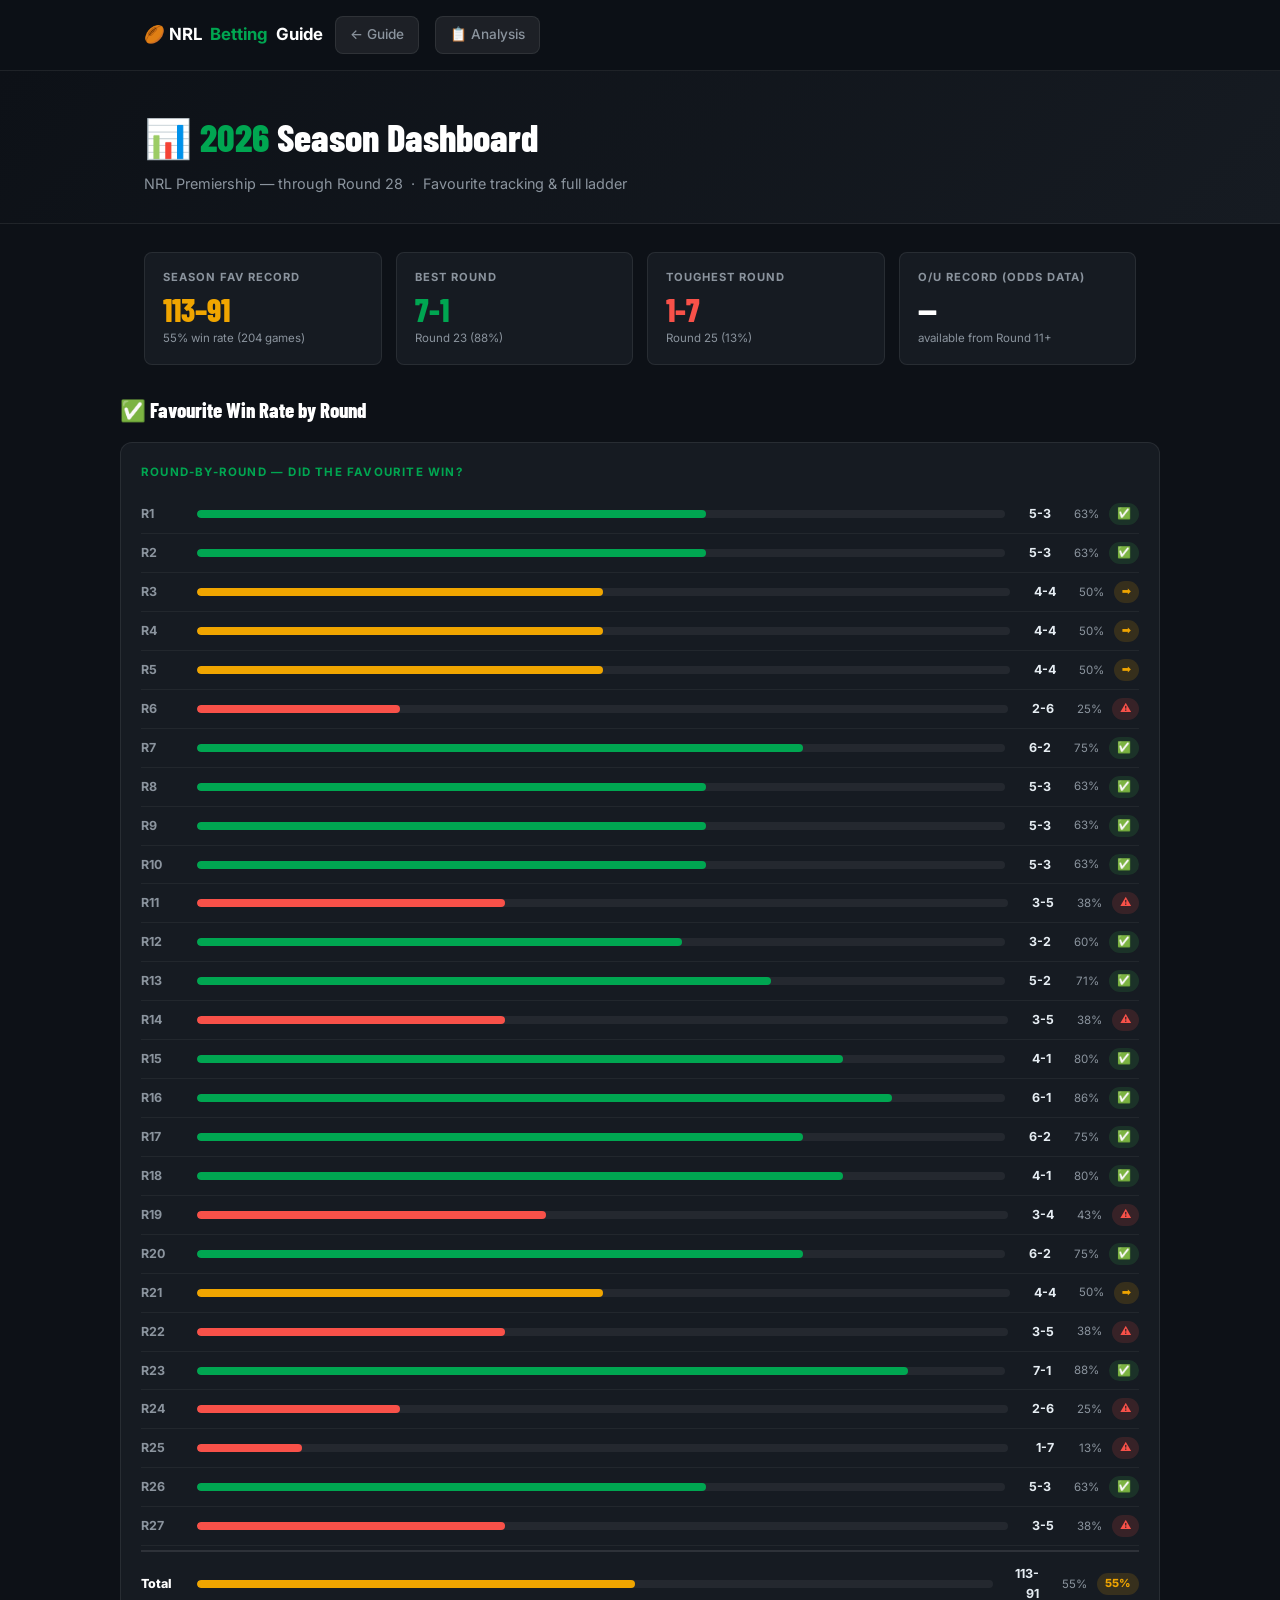
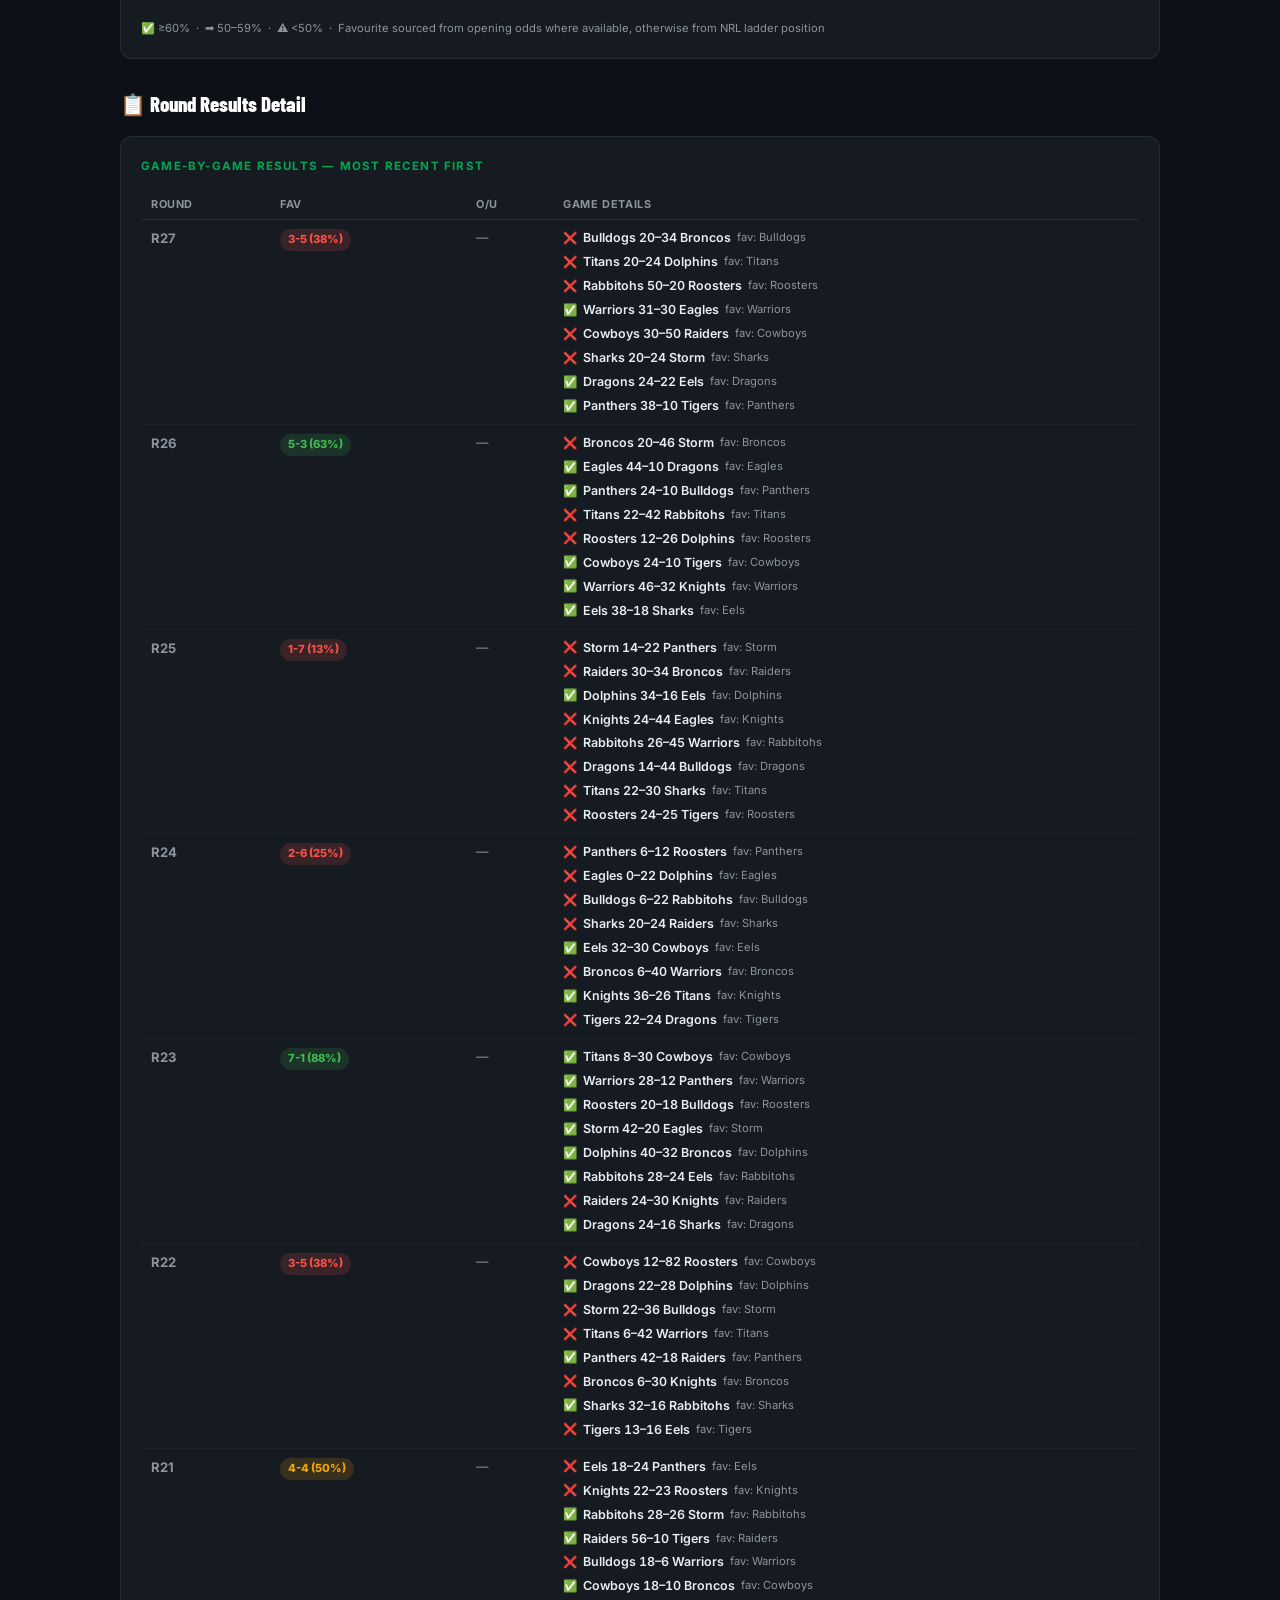
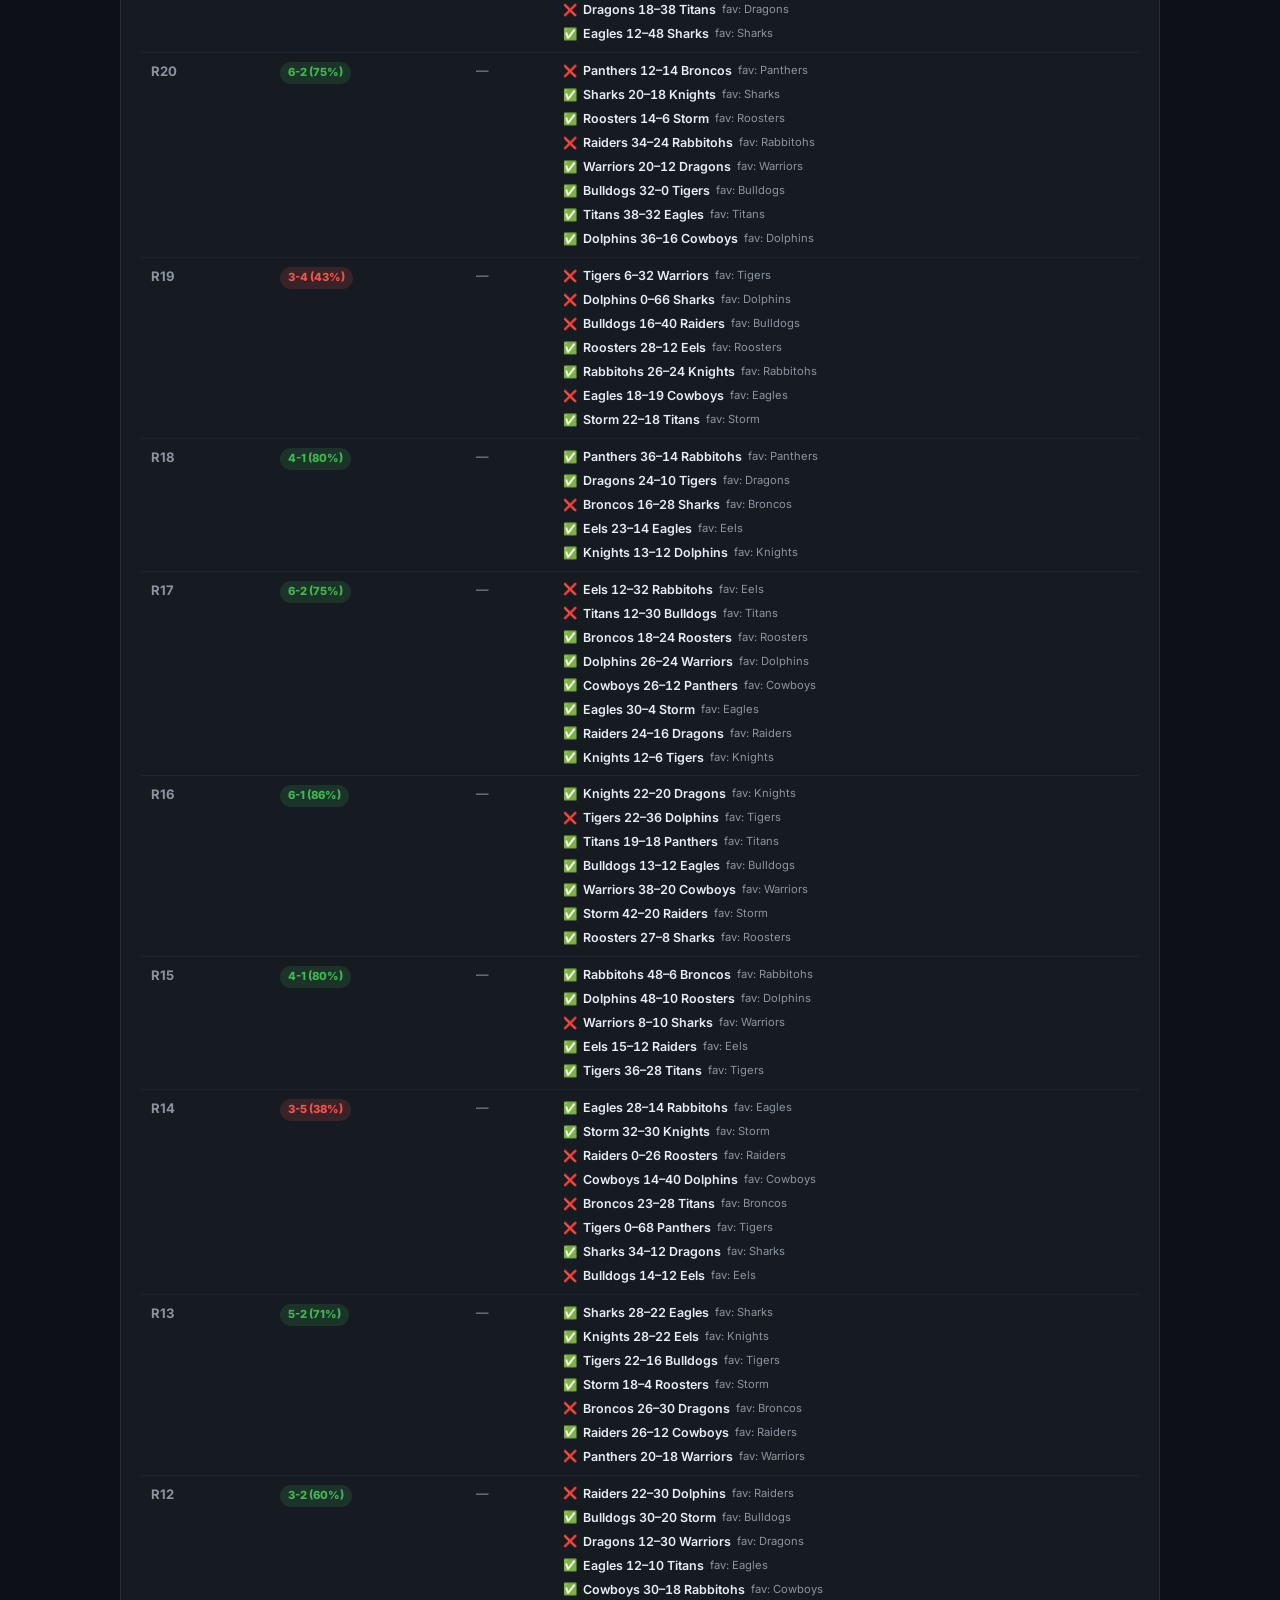
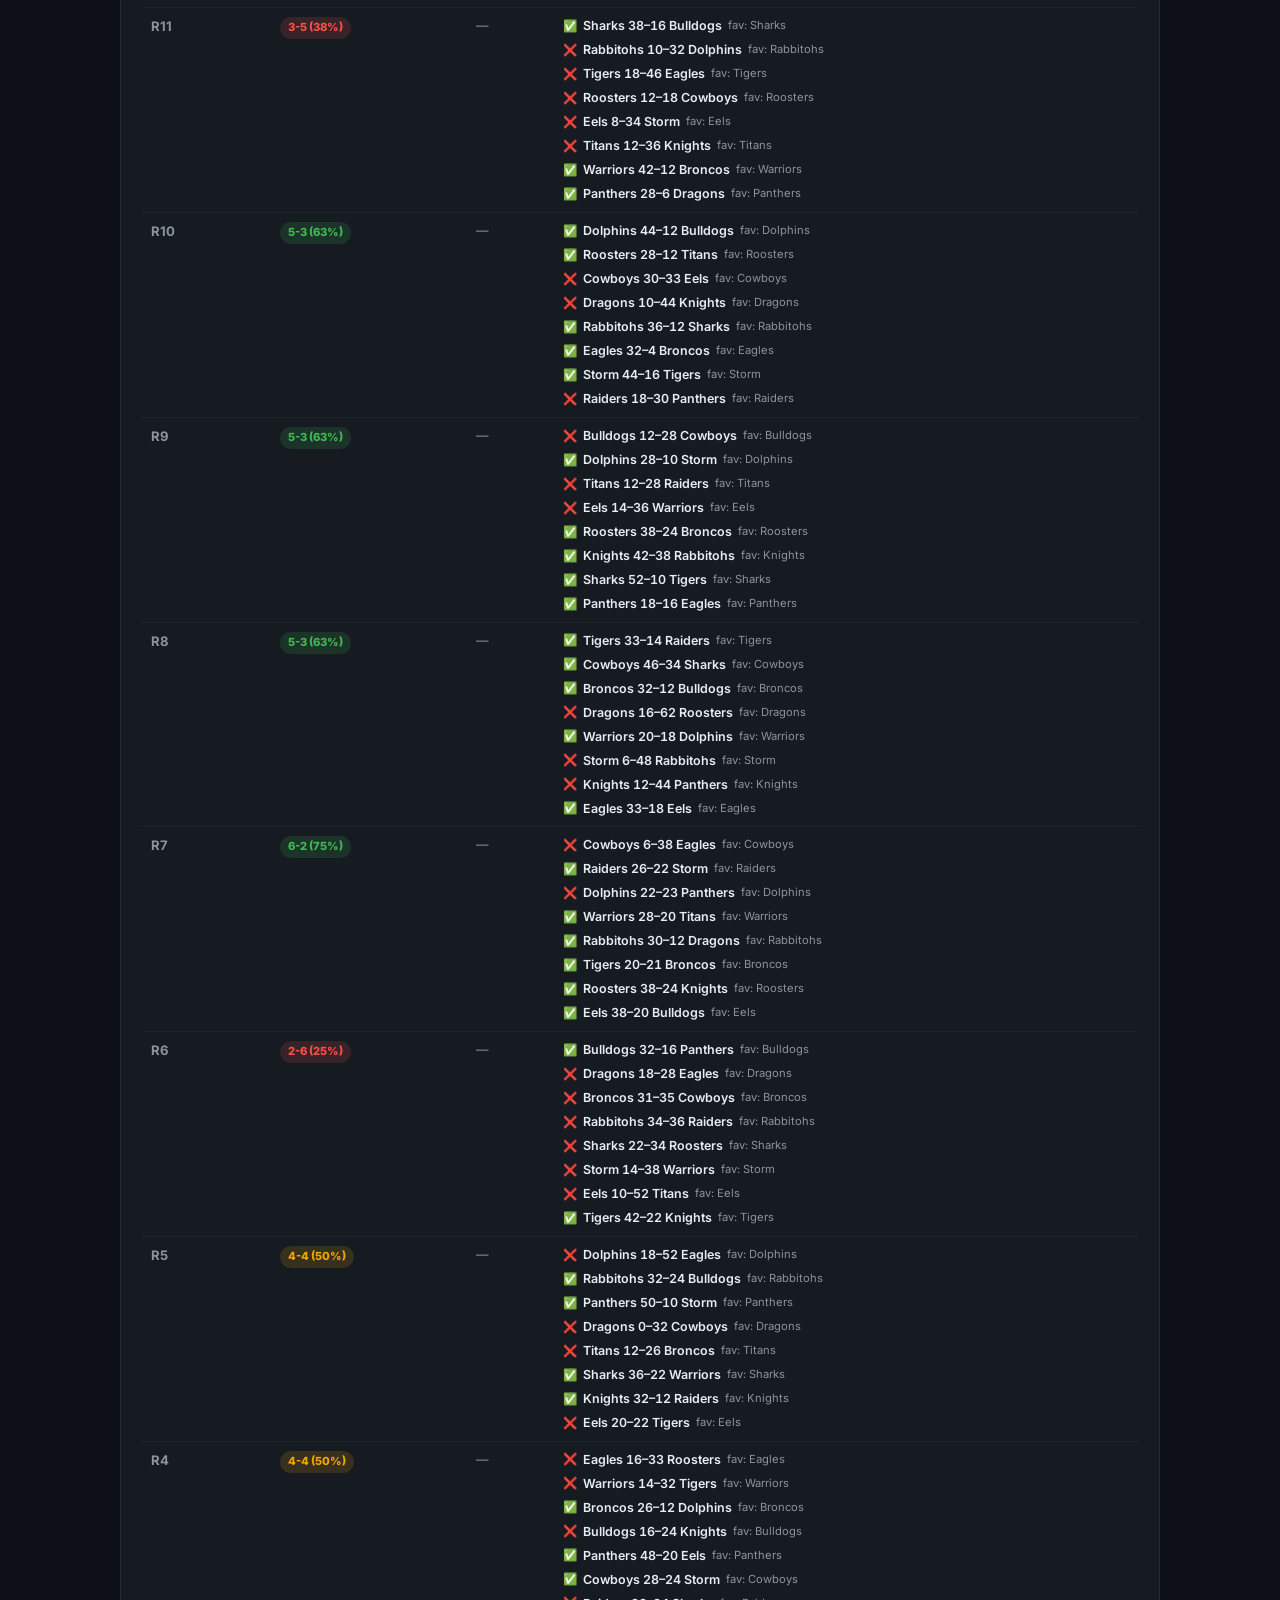
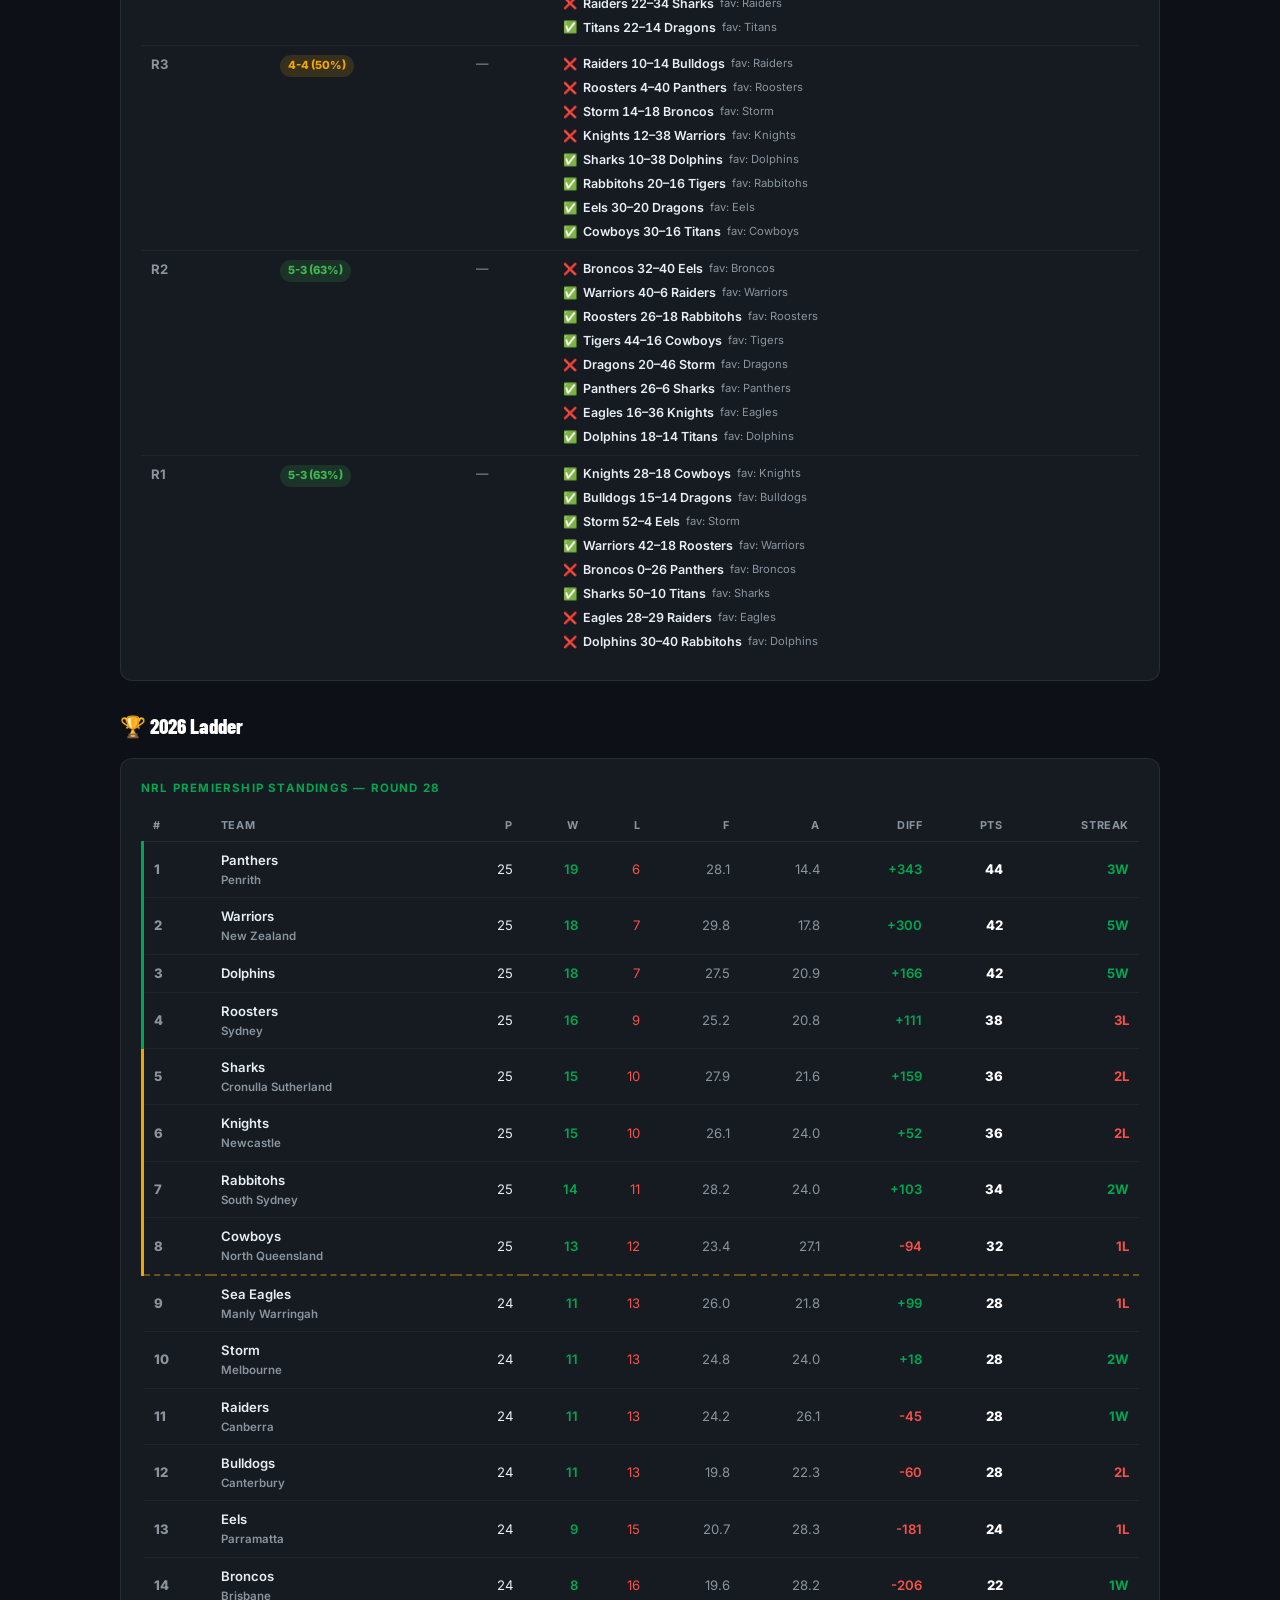
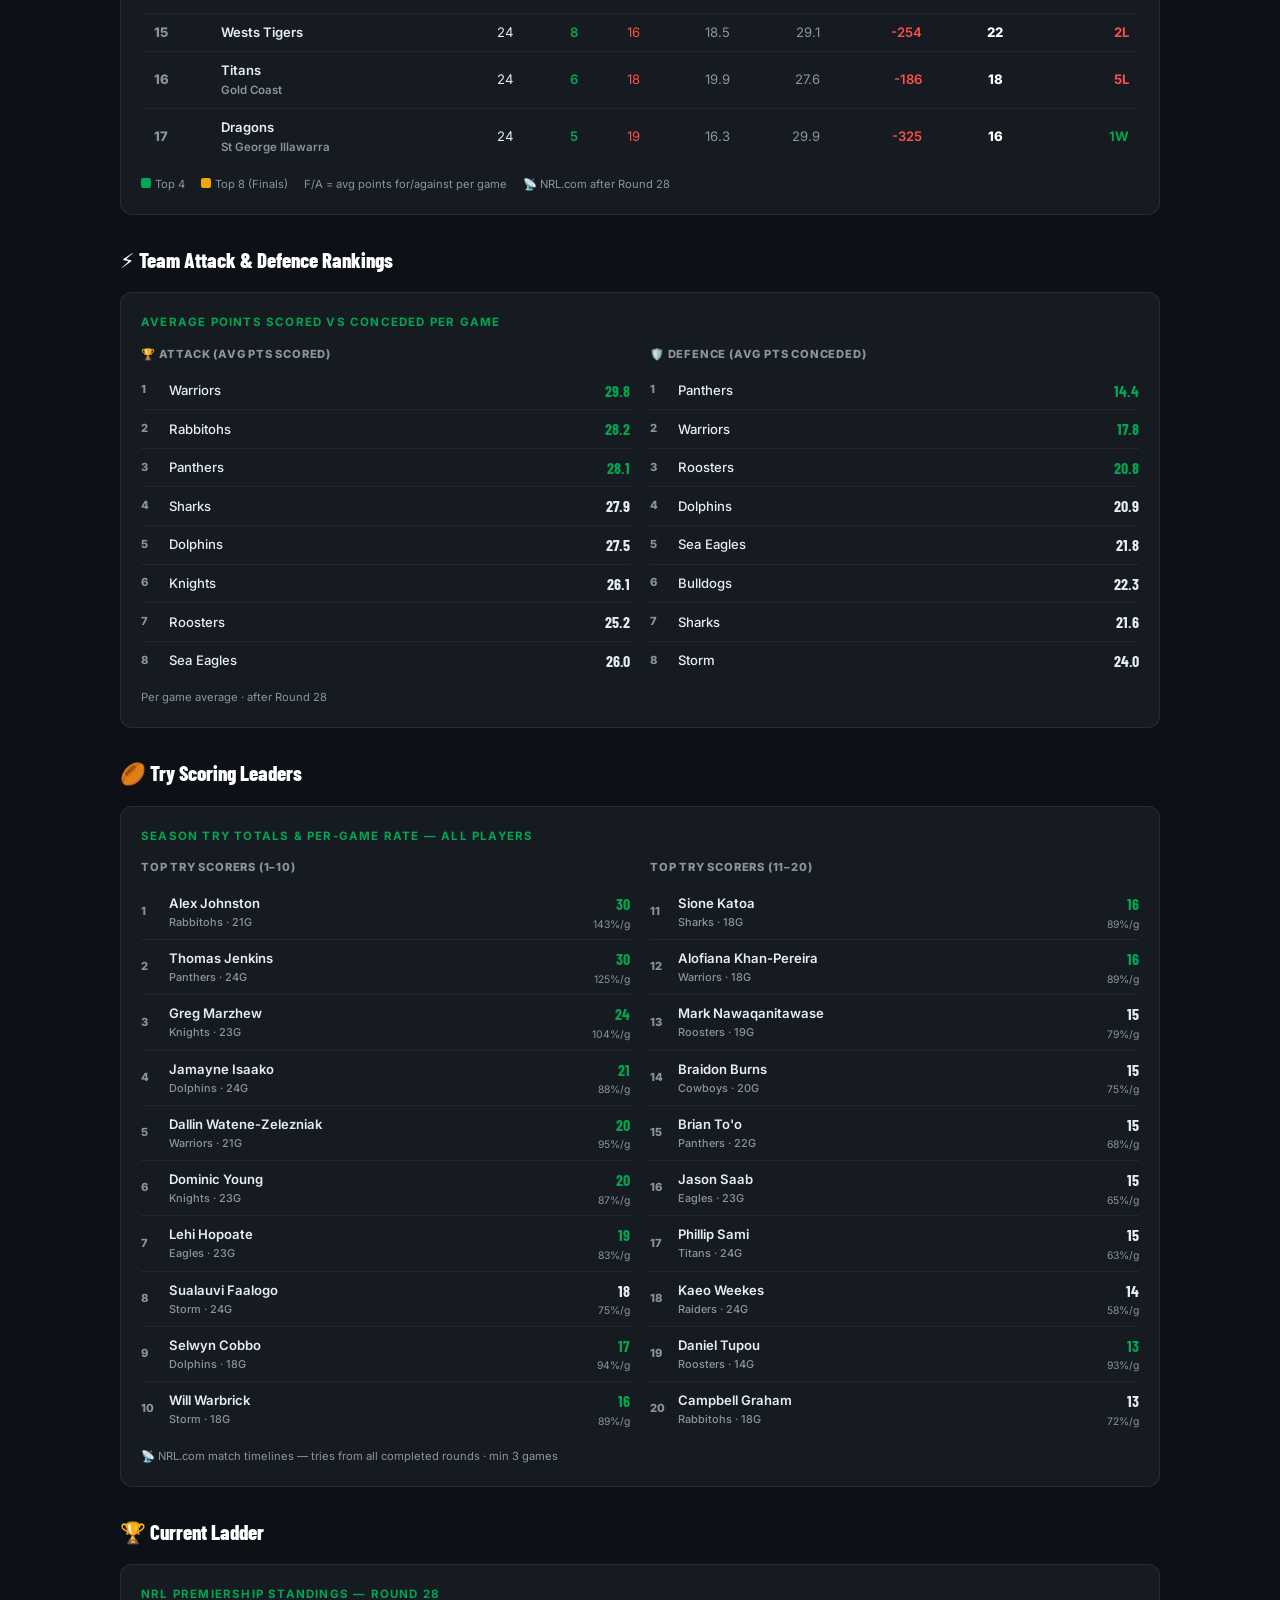
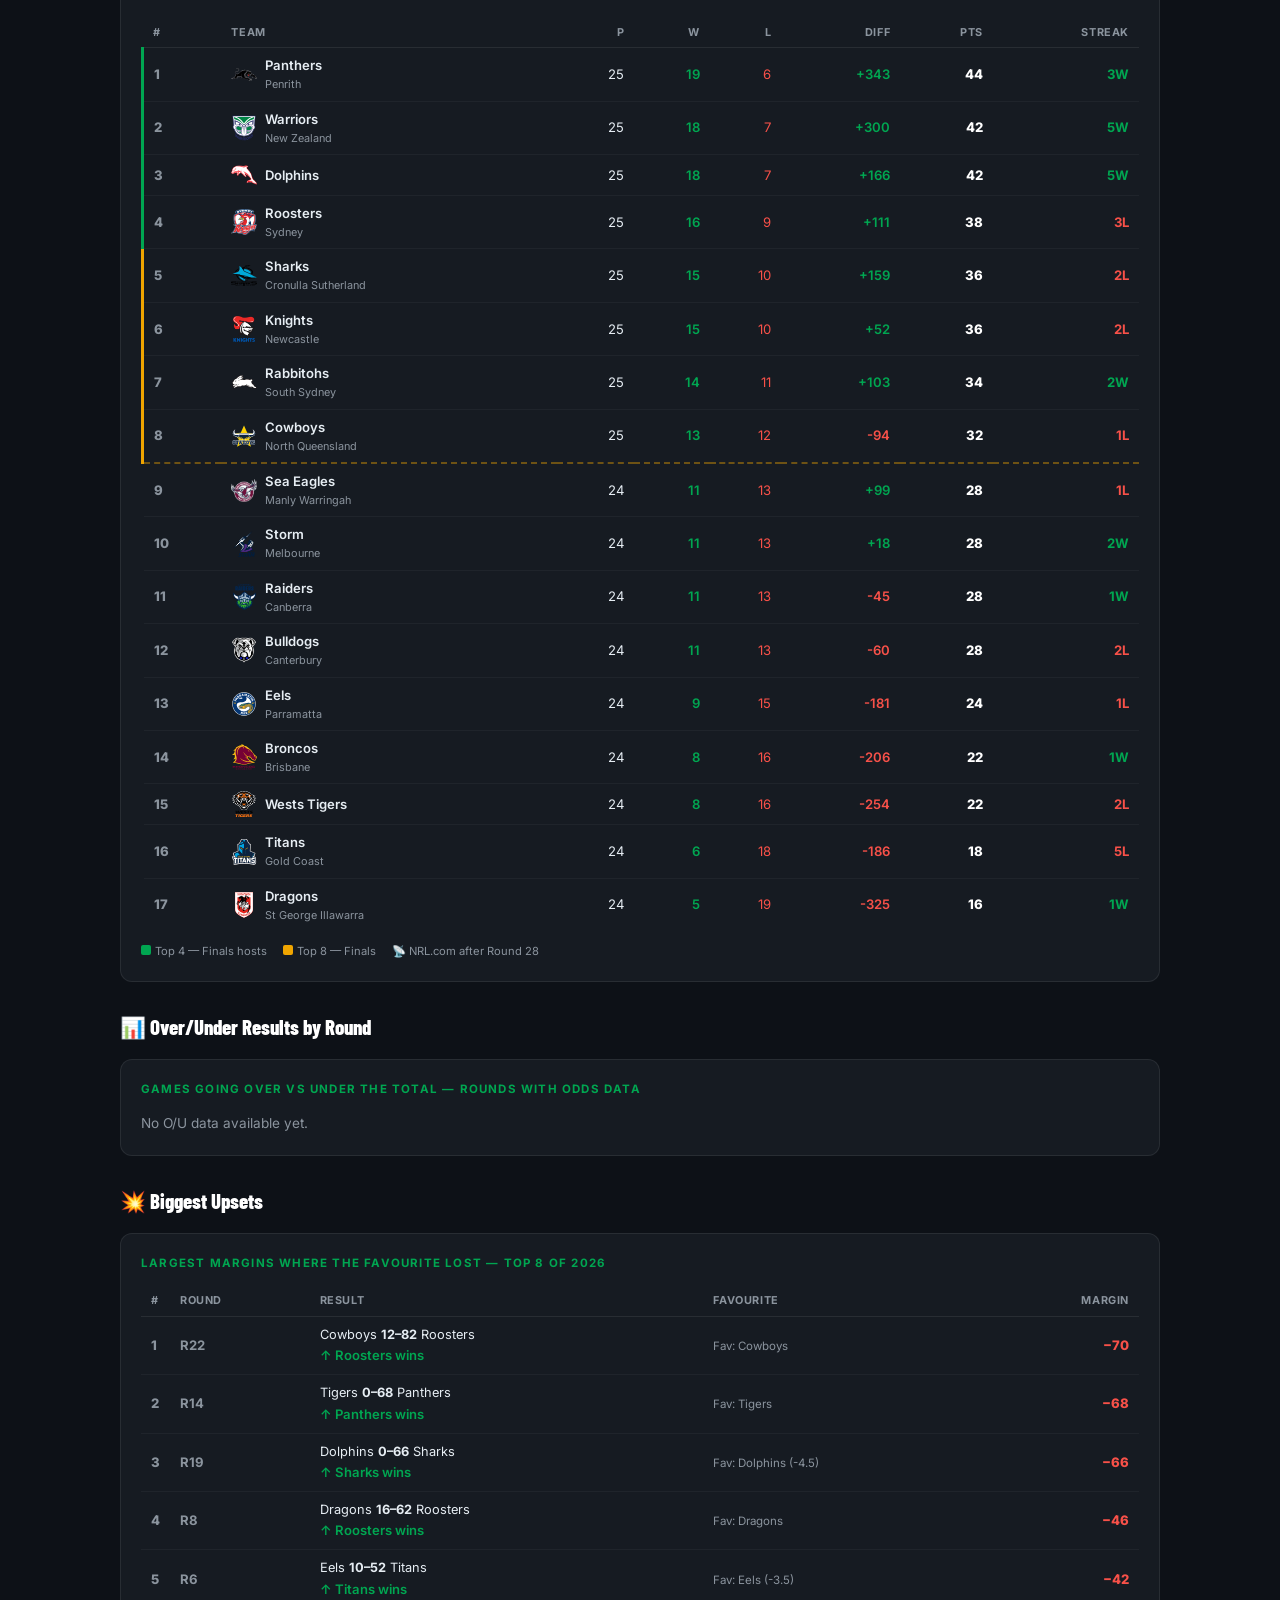
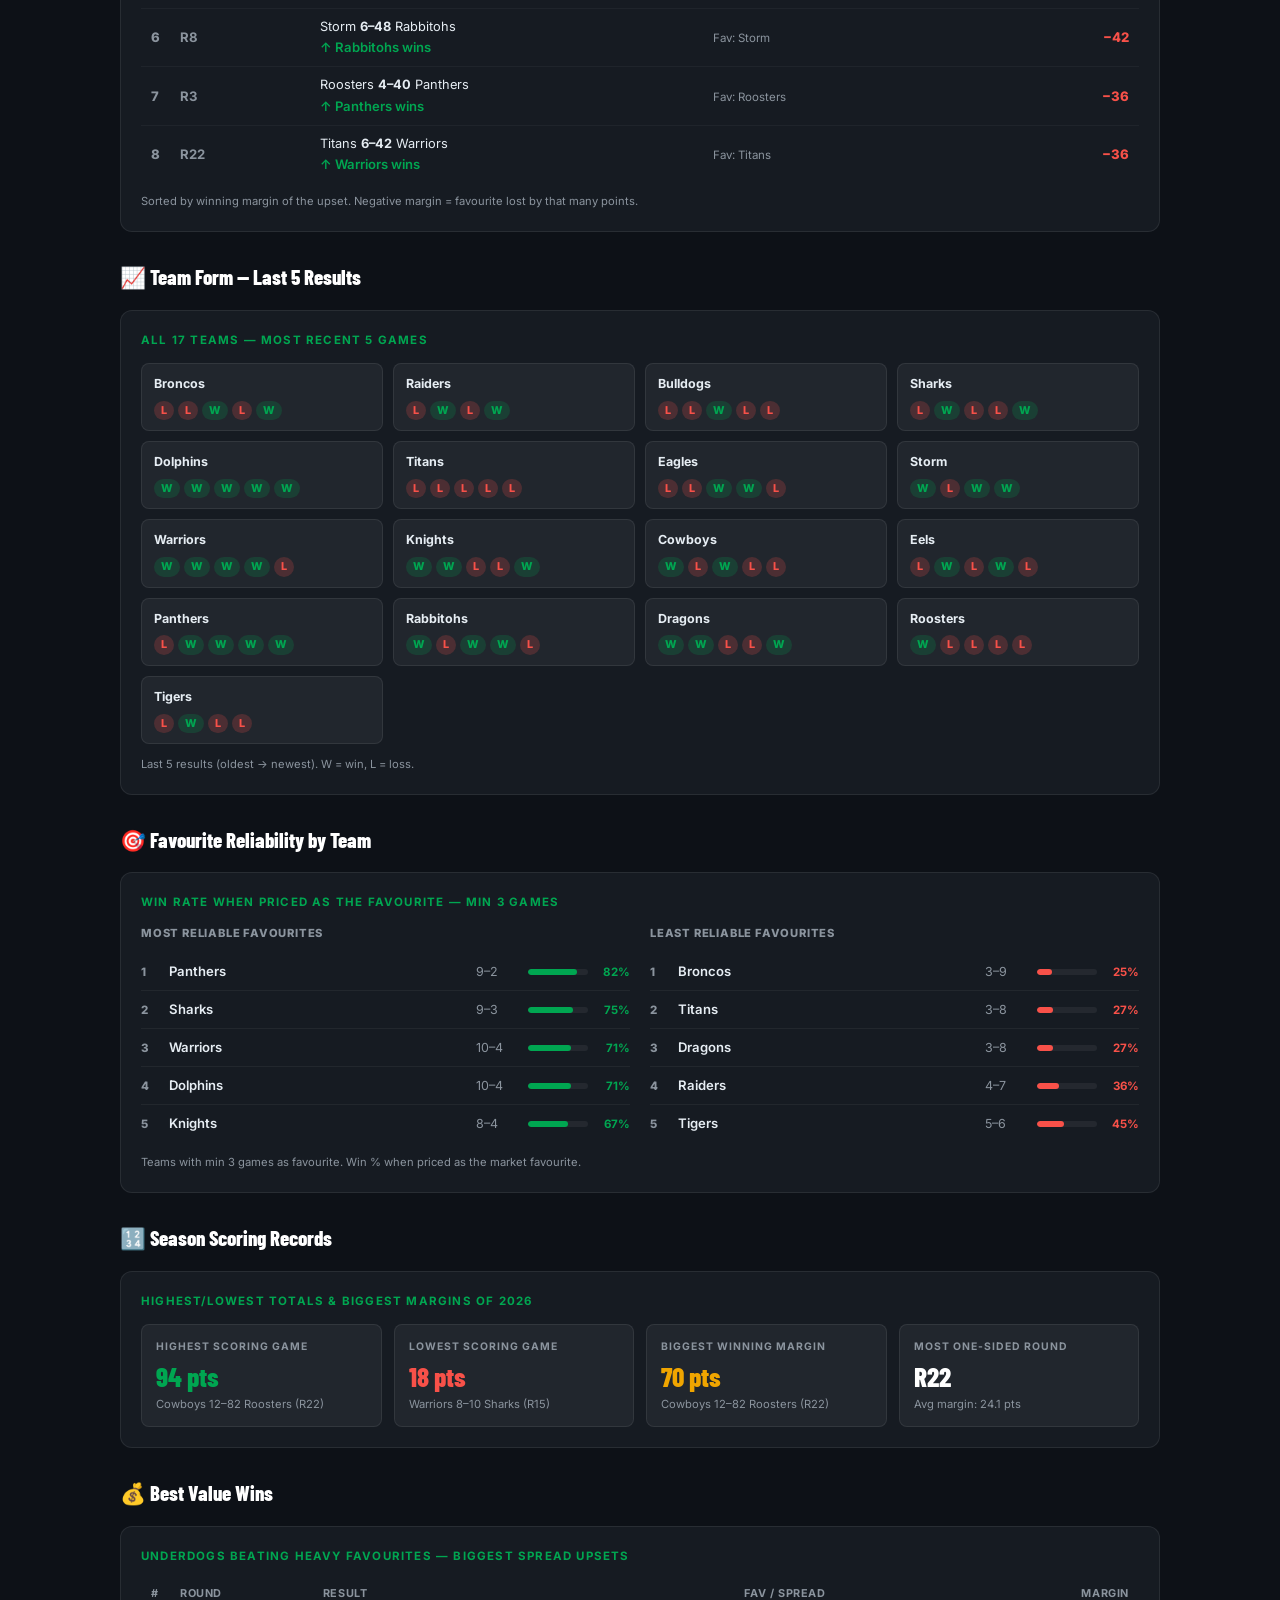
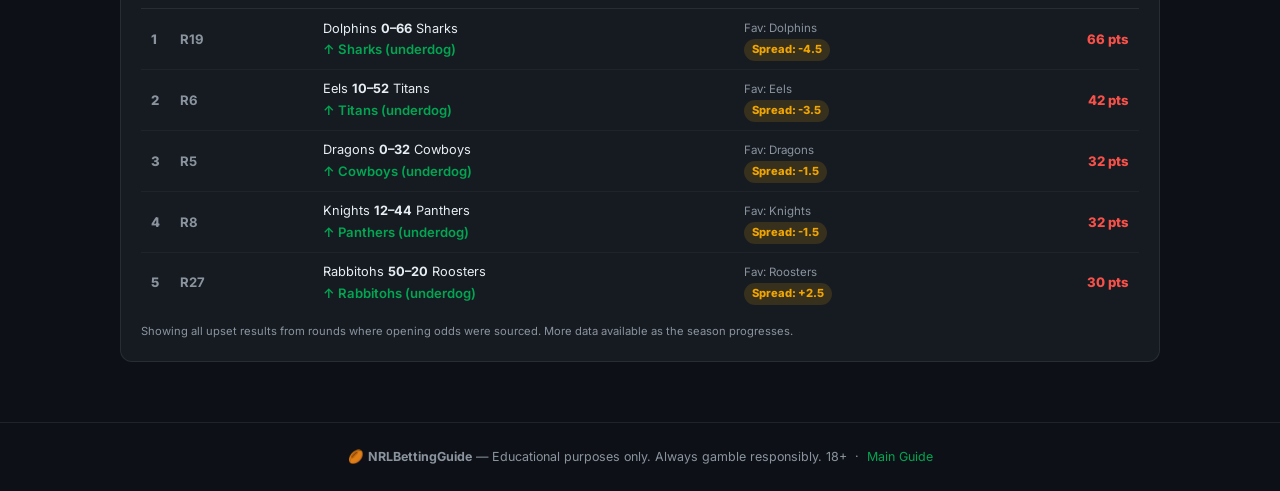
<file: season.html>
<!DOCTYPE html>
<html lang="en">
<head>
  <meta charset="UTF-8" />
  <meta name="viewport" content="width=device-width, initial-scale=1.0" />
  <title>Season Dashboard — NRL Betting Guide</title>
  <link rel="preconnect" href="https://fonts.googleapis.com" />
  <link href="https://fonts.googleapis.com/css2?family=Inter:wght@400;500;600;700;800&family=Barlow+Condensed:wght@600;700;800&display=swap" rel="stylesheet" />
  <style>
    *, *::before, *::after { box-sizing: border-box; margin: 0; padding: 0; }
    :root {
      --green: #00a651; --green-dark: #007a3c;
      --dark: #0d1117; --dark-2: #161b22; --dark-3: #21262d;
      --border: rgba(255,255,255,0.08);
      --text: #e6edf3; --text-2: #8b949e;
      --radius: 12px; --radius-sm: 8px;
      --font: 'Inter', system-ui, sans-serif;
      --font-heading: 'Barlow Condensed', system-ui, sans-serif;
    }
    html { scroll-behavior: smooth; }
    body { font-family: var(--font); background: var(--dark); color: var(--text); line-height: 1.6; font-size: 15px; }
    a { color: var(--green); text-decoration: none; }
    .container { max-width: 1040px; margin: 0 auto; padding: 0 24px; }

    /* ── Nav ── */
    .nav { background: rgba(13,17,23,0.97); border-bottom: 1px solid var(--border); padding: 16px 0; position: sticky; top: 0; z-index: 50; backdrop-filter: blur(12px); }
    .nav__inner { display: flex; align-items: center; gap: 12px; }
    .nav__logo { display: flex; align-items: center; gap: 8px; font-weight: 700; font-size: 1.05rem; color: #fff; }
    .nav__logo span { color: var(--green); }
    .nav__link { background: rgba(255,255,255,0.07); border: 1px solid var(--border); color: var(--text-2); padding: 7px 14px; border-radius: var(--radius-sm); font-size: 0.85rem; font-weight: 500; transition: all 0.2s; }
    .nav__link:hover { background: rgba(255,255,255,0.12); color: #fff; }

    /* ── Hero ── */
    .hero { background: linear-gradient(135deg, #0d1117 0%, #161b22 100%); border-bottom: 1px solid var(--border); padding: 36px 0 28px; }
    .hero-title { font-family: var(--font-heading); font-size: 2.4rem; font-weight: 800; color: #fff; margin-bottom: 4px; }
    .hero-title span { color: var(--green); }
    .hero-sub { color: var(--text-2); font-size: 0.9rem; }

    /* ── Stat cards ── */
    .stat-grid { display: grid; grid-template-columns: repeat(4, 1fr); gap: 14px; padding: 28px 0 0; }
    .stat-card { background: var(--dark-2); border: 1px solid var(--border); border-radius: var(--radius-sm); padding: 16px 18px; }
    .stat-card-label { font-size: 0.7rem; font-weight: 700; text-transform: uppercase; letter-spacing: 1px; color: var(--text-2); margin-bottom: 6px; }
    .stat-card-val { font-family: var(--font-heading); font-size: 2rem; font-weight: 800; color: #fff; line-height: 1; }
    .stat-card-sub { font-size: 0.72rem; color: var(--text-2); margin-top: 4px; }
    .stat-card-val.green { color: var(--green); }
    .stat-card-val.amber { color: #f0a500; }
    .stat-card-val.red   { color: #f85149; }

    /* ── Section layout ── */
    .sections { padding: 28px 0 60px; display: flex; flex-direction: column; gap: 28px; }
    .section-title { font-family: var(--font-heading); font-size: 1.3rem; font-weight: 800; color: #fff; margin-bottom: 16px; display: flex; align-items: center; gap: 8px; }
    .card { background: var(--dark-2); border: 1px solid var(--border); border-radius: var(--radius); padding: 20px; }
    .card-label { font-size: 0.72rem; font-weight: 700; letter-spacing: 1.2px; text-transform: uppercase; color: var(--green); margin-bottom: 14px; }

    /* ── Fav record chart ── */
    .fav-chart { display: flex; flex-direction: column; gap: 0; }
    .fav-row { display: flex; align-items: center; gap: 10px; padding: 8px 0; border-bottom: 1px solid rgba(255,255,255,0.05); }
    .fav-row:last-child { border-bottom: none; }
    .fav-round { font-size: 0.78rem; font-weight: 700; color: var(--text-2); width: 46px; flex-shrink: 0; }
    .fav-bar-wrap { flex: 1; background: rgba(255,255,255,0.06); border-radius: 100px; height: 8px; overflow: hidden; }
    .fav-bar { height: 100%; border-radius: 100px; }
    .fav-bar.good  { background: var(--green); }
    .fav-bar.mid   { background: #f0a500; }
    .fav-bar.bad   { background: #f85149; }
    .fav-record { font-size: 0.78rem; font-weight: 700; color: var(--text); width: 36px; text-align: right; flex-shrink: 0; }
    .fav-pct { font-size: 0.72rem; color: var(--text-2); width: 38px; text-align: right; flex-shrink: 0; }
    .season-total-row { display: flex; align-items: center; gap: 10px; padding: 12px 0 2px; border-top: 2px solid rgba(255,255,255,0.1); margin-top: 4px; }
    .season-total-label { font-size: 0.78rem; font-weight: 800; color: #fff; width: 46px; flex-shrink: 0; }

    /* ── Round results table ── */
    .round-table { width: 100%; border-collapse: collapse; }
    .round-table th { font-size: 0.68rem; font-weight: 700; text-transform: uppercase; letter-spacing: 0.6px; color: var(--text-2); padding: 6px 10px; border-bottom: 1px solid var(--border); text-align: left; }
    .round-table td { padding: 8px 10px; border-bottom: 1px solid rgba(255,255,255,0.04); font-size: 0.82rem; vertical-align: top; }
    .round-table tr:last-child td { border-bottom: none; }
    .round-num { font-weight: 700; color: var(--text-2); }
    .game-result { display: flex; align-items: center; gap: 6px; margin-bottom: 4px; font-size: 0.78rem; }
    .game-result:last-child { margin-bottom: 0; }
    .fav-icon { font-size: 0.72rem; }
    .fav-win  { color: var(--green); }
    .fav-loss { color: #f85149; }
    .result-score { font-variant-numeric: tabular-nums; font-weight: 600; }
    .record-pill { display: inline-block; font-size: 0.7rem; font-weight: 800; padding: 2px 8px; border-radius: 100px; }
    .pill-good  { background: rgba(63,185,80,.15);  color: #3fb950; }
    .pill-mid   { background: rgba(240,165,0,.15);  color: #f0a500; }
    .pill-bad   { background: rgba(248,81,73,.15);  color: #f85149; }

    /* ── Ladder table ── */
    .ladder-table { width: 100%; border-collapse: collapse; }
    .ladder-table th { font-size: 0.68rem; font-weight: 700; text-transform: uppercase; letter-spacing: 0.6px; color: var(--text-2); padding: 6px 10px; border-bottom: 1px solid var(--border); text-align: right; }
    .ladder-table th:nth-child(1), .ladder-table th:nth-child(2) { text-align: left; }
    .ladder-table td { padding: 8px 10px; border-bottom: 1px solid rgba(255,255,255,0.04); font-size: 0.82rem; text-align: right; }
    .ladder-table td:nth-child(1), .ladder-table td:nth-child(2) { text-align: left; }
    .ladder-table tr:last-child td { border-bottom: none; }
    .ladder-table tr.top4 td { border-left: none; }
    .ladder-table tr.top4 td:first-child { border-left: 3px solid var(--green); }
    .ladder-table tr.top8 td:first-child { border-left: 3px solid #f0a500; }
    .ladder-table tr.out  td:first-child { border-left: 3px solid transparent; }
    .ladder-table tr.cutoff td { border-bottom: 2px dashed rgba(240,165,0,0.4); }
    .l-pos  { font-weight: 800; color: var(--text-2); font-size: 0.9rem; }
    .l-team { font-weight: 600; }
    .l-nick { font-size: 0.72rem; color: var(--text-2); display: block; }
    .l-streak-w { color: var(--green); font-weight: 700; font-size: 0.75rem; }
    .l-streak-l { color: #f85149; font-weight: 700; font-size: 0.75rem; }
    .l-diff-pos { color: var(--green); font-weight: 600; }
    .l-diff-neg { color: #f85149; font-weight: 600; }
    .l-pts { font-weight: 800; color: #fff; }
    .l-avg { font-size: 0.78rem; color: var(--text-2); }

    /* ── Trend table (scoring) ── */
    .trend-grid { display: grid; grid-template-columns: 1fr 1fr; gap: 20px; }
    .trend-team-label { font-size: 0.7rem; font-weight: 800; text-transform: uppercase; letter-spacing: 0.8px; color: var(--text-2); margin-bottom: 8px; }
    .trend-row { display: flex; align-items: center; gap: 8px; padding: 6px 0; border-bottom: 1px solid rgba(255,255,255,0.05); font-size: 0.82rem; }
    .trend-row:last-child { border-bottom: none; }
    .trend-rank { font-size: 0.7rem; font-weight: 800; color: var(--text-2); width: 20px; flex-shrink: 0; }
    .trend-name { flex: 1; font-weight: 500; }
    .trend-val { font-weight: 700; font-family: var(--font-heading); font-size: 1rem; }
    .trend-val.high { color: var(--green); }
    .trend-val.low  { color: #f85149; }

    /* ── Loading ── */
    .loading { text-align: center; padding: 80px 20px; color: var(--text-2); }
    .loading-spinner { width: 40px; height: 40px; border: 3px solid var(--border); border-top-color: var(--green); border-radius: 50%; animation: spin 0.8s linear infinite; margin: 0 auto 16px; }
    @keyframes spin { to { transform: rotate(360deg); } }

    /* ── Footer ── */
    .footer { border-top: 1px solid var(--border); padding: 24px 0; text-align: center; color: var(--text-2); font-size: 0.78rem; }

    /* ── Season sections (new) ── */
    .season-section { }
    .season-section-title { font-family: var(--font-heading); font-size: 1.3rem; font-weight: 800; color: #fff; margin-bottom: 16px; display: flex; align-items: center; gap: 8px; }

    /* ── New ladder (with logos) ── */
    .new-ladder-table { width: 100%; border-collapse: collapse; }
    .new-ladder-table th { font-size: 0.68rem; font-weight: 700; text-transform: uppercase; letter-spacing: 0.6px; color: var(--text-2); padding: 6px 10px; border-bottom: 1px solid var(--border); text-align: right; }
    .new-ladder-table th:nth-child(1), .new-ladder-table th:nth-child(2) { text-align: left; }
    .new-ladder-table td { padding: 7px 10px; border-bottom: 1px solid rgba(255,255,255,0.04); font-size: 0.82rem; text-align: right; vertical-align: middle; }
    .new-ladder-table td:nth-child(1), .new-ladder-table td:nth-child(2) { text-align: left; }
    .new-ladder-table tr:last-child td { border-bottom: none; }
    .new-ladder-table tr.top4 td:first-child { border-left: 3px solid var(--green); }
    .new-ladder-table tr.top8 td:first-child { border-left: 3px solid #f0a500; }
    .new-ladder-table tr.out  td:first-child { border-left: 3px solid transparent; }
    .new-ladder-table tr.cutoff td { border-bottom: 2px dashed rgba(240,165,0,0.4); }
    .nl-team-cell { display: flex; align-items: center; gap: 8px; }
    .nl-logo { width: 26px; height: 26px; object-fit: contain; flex-shrink: 0; }
    .nl-name { font-weight: 600; font-size: 0.82rem; }
    .nl-nick { font-size: 0.68rem; color: var(--text-2); }

    /* ── O/U chart ── */
    .ou-chart { display: flex; flex-direction: column; gap: 2px; }
    .ou-row { display: flex; align-items: center; gap: 8px; padding: 5px 0; border-bottom: 1px solid rgba(255,255,255,0.04); }
    .ou-row:last-child { border-bottom: none; }
    .ou-round-label { font-size: 0.75rem; font-weight: 700; color: var(--text-2); width: 36px; flex-shrink: 0; }
    .ou-bars { flex: 1; display: flex; flex-direction: column; gap: 3px; }
    .ou-bar-row { display: flex; align-items: center; gap: 5px; height: 16px; }
    .ou-bar-track { flex: 1; background: rgba(255,255,255,0.06); border-radius: 4px; height: 14px; overflow: hidden; position: relative; }
    .ou-bar-fill { height: 100%; border-radius: 4px; transition: width 0.3s; }
    .ou-bar-fill.over  { background: var(--green); }
    .ou-bar-fill.under { background: #f85149; }
    .ou-bar-count { font-size: 0.72rem; font-weight: 700; width: 18px; flex-shrink: 0; }
    .ou-bar-count.over  { color: var(--green); }
    .ou-bar-count.under { color: #f85149; }
    .ou-bar-label { font-size: 0.65rem; color: var(--text-2); width: 32px; flex-shrink: 0; }
    .ou-total-row { display: flex; align-items: center; gap: 8px; padding: 10px 0 2px; border-top: 2px solid rgba(255,255,255,0.1); margin-top: 4px; }
    .ou-total-label { font-size: 0.78rem; font-weight: 800; color: #fff; width: 36px; flex-shrink: 0; }
    .ou-pills { display: flex; gap: 6px; align-items: center; }
    .ou-pill-over  { background: rgba(0,166,81,.2);  color: var(--green); font-size: 0.75rem; font-weight: 800; padding: 3px 10px; border-radius: 100px; }
    .ou-pill-under { background: rgba(248,81,73,.2);  color: #f85149; font-size: 0.75rem; font-weight: 800; padding: 3px 10px; border-radius: 100px; }

    /* ── Upsets table ── */
    .upsets-table { width: 100%; border-collapse: collapse; }
    .upsets-table th { font-size: 0.68rem; font-weight: 700; text-transform: uppercase; letter-spacing: 0.6px; color: var(--text-2); padding: 6px 10px; border-bottom: 1px solid var(--border); text-align: left; }
    .upsets-table th:last-child { text-align: right; }
    .upsets-table td { padding: 8px 10px; border-bottom: 1px solid rgba(255,255,255,0.04); font-size: 0.82rem; vertical-align: middle; }
    .upsets-table tr:last-child td { border-bottom: none; }
    .upsets-rank { font-weight: 800; color: var(--text-2); width: 24px; }
    .upsets-score { font-family: var(--font-heading); font-size: 1rem; font-weight: 700; white-space: nowrap; }
    .upsets-winner { color: var(--green); font-weight: 600; }
    .upsets-margin { font-weight: 800; color: #f85149; text-align: right; }
    .upsets-fav { font-size: 0.72rem; color: var(--text-2); }

    /* ── Team form grid ── */
    .form-grid { display: grid; grid-template-columns: repeat(4, 1fr); gap: 10px; }
    .form-cell { background: var(--dark-3); border: 1px solid var(--border); border-radius: var(--radius-sm); padding: 10px 12px; }
    .form-team-name { font-size: 0.78rem; font-weight: 700; color: var(--text); margin-bottom: 7px; white-space: nowrap; overflow: hidden; text-overflow: ellipsis; }
    .form-pills { display: flex; gap: 4px; flex-wrap: wrap; }
    .form-pill { font-size: 0.68rem; font-weight: 800; padding: 2px 7px; border-radius: 100px; line-height: 1.4; }
    .form-pill-w { background: rgba(0,166,81,.2);  color: var(--green); }
    .form-pill-l { background: rgba(248,81,73,.2);  color: #f85149; }
    .form-pill-d { background: rgba(255,255,255,.1); color: var(--text-2); }

    /* ── Fav reliability ── */
    .rel-grid { display: grid; grid-template-columns: 1fr 1fr; gap: 20px; }
    .rel-list { display: flex; flex-direction: column; gap: 0; }
    .rel-row { display: flex; align-items: center; gap: 8px; padding: 8px 0; border-bottom: 1px solid rgba(255,255,255,0.05); }
    .rel-row:last-child { border-bottom: none; }
    .rel-rank { font-size: 0.72rem; font-weight: 800; color: var(--text-2); width: 20px; flex-shrink: 0; }
    .rel-name { flex: 1; font-size: 0.82rem; font-weight: 600; }
    .rel-record { font-size: 0.78rem; color: var(--text-2); width: 44px; flex-shrink: 0; }
    .rel-bar-wrap { width: 60px; background: rgba(255,255,255,0.06); border-radius: 100px; height: 6px; overflow: hidden; flex-shrink: 0; }
    .rel-bar { height: 100%; border-radius: 100px; }
    .rel-bar.good { background: var(--green); }
    .rel-bar.bad  { background: #f85149; }
    .rel-pct { font-size: 0.72rem; font-weight: 700; width: 34px; text-align: right; flex-shrink: 0; }
    .rel-pct.good { color: var(--green); }
    .rel-pct.bad  { color: #f85149; }
    .rel-section-label { font-size: 0.7rem; font-weight: 800; text-transform: uppercase; letter-spacing: 0.8px; color: var(--text-2); margin-bottom: 10px; }

    /* ── Scoring records ── */
    .records-grid { display: grid; grid-template-columns: repeat(4, 1fr); gap: 12px; }
    .record-card { background: var(--dark-3); border: 1px solid var(--border); border-radius: var(--radius-sm); padding: 14px; }
    .record-card-label { font-size: 0.65rem; font-weight: 700; text-transform: uppercase; letter-spacing: 1px; color: var(--text-2); margin-bottom: 6px; }
    .record-card-val { font-family: var(--font-heading); font-size: 1.7rem; font-weight: 800; color: #fff; line-height: 1.1; }
    .record-card-val.green { color: var(--green); }
    .record-card-val.amber { color: #f0a500; }
    .record-card-val.red   { color: #f85149; }
    .record-card-detail { font-size: 0.7rem; color: var(--text-2); margin-top: 5px; line-height: 1.4; }

    /* ── Best value wins ── */
    .value-table { width: 100%; border-collapse: collapse; }
    .value-table th { font-size: 0.68rem; font-weight: 700; text-transform: uppercase; letter-spacing: 0.6px; color: var(--text-2); padding: 6px 10px; border-bottom: 1px solid var(--border); text-align: left; }
    .value-table td { padding: 8px 10px; border-bottom: 1px solid rgba(255,255,255,0.04); font-size: 0.82rem; }
    .value-table tr:last-child td { border-bottom: none; }
    .value-badge { display: inline-block; font-size: 0.7rem; font-weight: 800; padding: 2px 8px; border-radius: 100px; background: rgba(240,165,0,.15); color: #f0a500; }

    /* ── Responsive ── */
    @media (max-width: 700px) {
      .stat-grid { grid-template-columns: 1fr 1fr; }
      .trend-grid { grid-template-columns: 1fr; }
      .hero-title { font-size: 1.8rem; }
      .form-grid { grid-template-columns: repeat(2, 1fr); }
      .records-grid { grid-template-columns: 1fr 1fr; }
      .rel-grid { grid-template-columns: 1fr; }
    }
    @media (max-width: 480px) {
      .stat-grid { grid-template-columns: 1fr 1fr; }
      .form-grid { grid-template-columns: repeat(2, 1fr); }
      .records-grid { grid-template-columns: 1fr 1fr; }
    }
  </style>
</head>
<body>

  <nav class="nav">
    <div class="container nav__inner">
      <div class="nav__logo">🏉 NRL<span>Betting</span>Guide</div>
      <a class="nav__link" href="index.html">← Guide</a>
      <a class="nav__link" href="analysis.html?id=1" style="margin-left:4px">📋 Analysis</a>
    </div>
  </nav>

  <div id="app">
    <div class="loading">
      <div class="loading-spinner"></div>
      <p>Loading season dashboard…</p>
    </div>
  </div>

  <footer class="footer">
    <div class="container">
      🏉 <strong>NRLBettingGuide</strong> — Educational purposes only. Always gamble responsibly. 18+
      &nbsp;·&nbsp; <a href="index.html">Main Guide</a>
    </div>
  </footer>

  <script src="src/teamData.js?v=23"></script>
  <script>
  (async function() {

    const [formRes, resultsRes, statsRes] = await Promise.allSettled([
      fetch(`src/form-data.json?v=${Date.now()}`).then(r => r.json()),
      fetch(`src/results-history.json?v=${Date.now()}`).then(r => r.json()),
      fetch('src/player-stats.json').then(r => r.json()),
    ]);

    const formData    = formRes.status    === 'fulfilled' ? formRes.value    : null;
    const resultsData = resultsRes.status === 'fulfilled' ? resultsRes.value : null;
    const statsData   = statsRes.status   === 'fulfilled' ? statsRes.value   : null;

    const ladder  = formData?.ladder  || [];
    const round   = formData?.round   || '—';
    const season  = resultsData?.season || 2026;
    const rounds  = resultsData?.rounds || [];

    // ── Summary stats ────────────────────────────────────────────────────────
    const [sW, sL] = (resultsData?.totalFavRecord || '0-0').split('-').map(Number);
    const sTotal   = sW + sL;
    const sPct     = sTotal ? Math.round((sW / sTotal) * 100) : 0;
    const sPctCls  = sPct >= 60 ? 'green' : sPct >= 50 ? 'amber' : 'red';

    // Best and worst fav round
    let bestRound = null, worstRound = null;
    rounds.forEach(r => {
      const [w, l] = (r.favRecord || '0-0').split('-').map(Number);
      const p = (w + l) ? w / (w + l) : 0;
      if (!bestRound  || p > bestRound.pct)  bestRound  = { round: r.round, rec: r.favRecord, pct: p };
      if (!worstRound || p < worstRound.pct) worstRound = { round: r.round, rec: r.favRecord, pct: p };
    });

    // Avg points scored/conceded per team
    const avgFor  = ladder.length ? (ladder.reduce((a, t) => a + t.ptsFor, 0) / ladder.length / (ladder[0]?.played || 1)).toFixed(1) : '—';
    const avgAgainst = ladder.length ? (ladder.reduce((a, t) => a + t.ptsAgainst, 0) / ladder.length / (ladder[0]?.played || 1)).toFixed(1) : '—';

    // ── Fav record bar chart ─────────────────────────────────────────────────
    function pillCls(pct) { return pct >= 60 ? 'pill-good' : pct >= 50 ? 'pill-mid' : 'pill-bad'; }
    function barCls(pct)  { return pct >= 60 ? 'good' : pct >= 50 ? 'mid' : 'bad'; }

    const favChartHtml = rounds.map(r => {
      const [w, l] = (r.favRecord || '0-0').split('-').map(Number);
      const total = w + l;
      const pct = total ? Math.round((w / total) * 100) : 0;
      const pctW = pct + '%';
      return `
      <div class="fav-row">
        <div class="fav-round">R${r.round}</div>
        <div class="fav-bar-wrap"><div class="fav-bar ${barCls(pct)}" style="width:${pctW}"></div></div>
        <div class="fav-record">${r.favRecord}</div>
        <div class="fav-pct">${pct}%</div>
        <span class="record-pill ${pillCls(pct)}">${pct >= 60 ? '✅' : pct >= 50 ? '➡️' : '⚠️'}</span>
      </div>`;
    }).join('');

    const [stW, stL] = (resultsData?.totalFavRecord || '0-0').split('-').map(Number);
    const stTotal = stW + stL;
    const stPct = stTotal ? Math.round((stW / stTotal) * 100) : 0;
    const seasonTotalHtml = `
      <div class="season-total-row">
        <div class="season-total-label">Total</div>
        <div class="fav-bar-wrap"><div class="fav-bar ${barCls(stPct)}" style="width:${stPct}%"></div></div>
        <div class="fav-record">${resultsData?.totalFavRecord || '—'}</div>
        <div class="fav-pct">${stPct}%</div>
        <span class="record-pill ${pillCls(stPct)}">${stPct}%</span>
      </div>`;

    // ── Round results table ──────────────────────────────────────────────────
    function roundTableHtml() {
      if (!rounds.length) return '<p style="color:var(--text-2);font-size:0.85rem">No completed rounds yet.</p>';
      return `
      <table class="round-table">
        <thead><tr>
          <th>Round</th>
          <th>Fav</th>
          <th>O/U</th>
          <th>Game Details</th>
        </tr></thead>
        <tbody>
          ${rounds.slice().reverse().map(r => {
            const [w, l] = (r.favRecord || '0-0').split('-').map(Number);
            const total  = w + l;
            const pct    = total ? Math.round((w / total) * 100) : 0;
            const gamesHtml = (r.games || []).map(g => {
              const icon = g.favouriteWon ? '✅' : '❌';
              const favShort = (g.favourite || '').split(' ').pop();
              const ouIcon = g.ouResult ? (g.ouResult === 'Over' ? '📈' : '📉') : '';
              return `<div class="game-result">
                <span class="fav-icon ${g.favouriteWon ? 'fav-win' : 'fav-loss'}">${icon}</span>
                <span class="result-score">${g.homeTeam.split(' ').pop()} ${g.homeScore}–${g.awayScore} ${g.awayTeam.split(' ').pop()}</span>
                <span style="font-size:0.7rem;color:var(--text-2)">fav: ${favShort}${g.ouResult ? ` · ${ouIcon}${g.ouResult} ${g.ouTotal}` : ''}</span>
              </div>`;
            }).join('');
            return `<tr>
              <td class="round-num">R${r.round}</td>
              <td><span class="record-pill ${pillCls(pct)}">${r.favRecord} (${pct}%)</span></td>
              <td style="font-size:0.78rem;color:var(--text-2)">${r.ouRecord ?? '—'}</td>
              <td>${gamesHtml}</td>
            </tr>`;
          }).join('')}
        </tbody>
      </table>`;
    }

    // ── Ladder table ─────────────────────────────────────────────────────────
    function ladderHtml() {
      if (!ladder.length) return '<p style="color:var(--text-2);font-size:0.85rem">Ladder unavailable.</p>';
      return `
      <table class="ladder-table">
        <thead><tr>
          <th>#</th><th>Team</th>
          <th>P</th><th>W</th><th>L</th>
          <th>F</th><th>A</th><th>Diff</th>
          <th>Pts</th><th>Streak</th>
        </tr></thead>
        <tbody>
          ${ladder.map(row => {
            const zoneClass = row.pos <= 4 ? 'top4' : row.pos <= 8 ? 'top8' : 'out';
            const cutoff    = row.pos === 8 ? 'cutoff' : '';
            const diffStr   = row.diff >= 0 ? `+${row.diff}` : `${row.diff}`;
            const diffClass = row.diff >= 0 ? 'l-diff-pos' : 'l-diff-neg';
            const streakCls = row.streak.includes('W') ? 'l-streak-w' : 'l-streak-l';
            const avgFor    = row.played ? (row.ptsFor / row.played).toFixed(1) : '—';
            const avgAg     = row.played ? (row.ptsAgainst / row.played).toFixed(1) : '—';
            return `<tr class="${zoneClass} ${cutoff}">
              <td class="l-pos">${row.pos}</td>
              <td class="l-team"><span>${row.nick}</span><span class="l-nick">${row.name.replace(row.nick, '').trim()}</span></td>
              <td>${row.played}</td>
              <td style="font-weight:600;color:var(--green)">${row.wins}</td>
              <td style="color:#f85149">${row.losses}</td>
              <td class="l-avg">${avgFor}</td>
              <td class="l-avg">${avgAg}</td>
              <td class="${diffClass}">${diffStr}</td>
              <td class="l-pts">${row.pts}</td>
              <td class="${streakCls}">${row.streak}</td>
            </tr>`;
          }).join('')}
        </tbody>
      </table>
      <div style="margin-top:12px;font-size:0.7rem;color:var(--text-2);display:flex;gap:16px;flex-wrap:wrap">
        <span><span style="display:inline-block;width:10px;height:10px;border-radius:2px;background:var(--green);margin-right:4px"></span>Top 4</span>
        <span><span style="display:inline-block;width:10px;height:10px;border-radius:2px;background:#f0a500;margin-right:4px"></span>Top 8 (Finals)</span>
        <span>F/A = avg points for/against per game</span>
        <span>📡 NRL.com after Round ${round}</span>
      </div>`;
    }

    // ── Scoring leaders (from player-stats) ─────────────────────────────────
    function scoringLeadersHtml() {
      const players = statsData?.players;
      if (!players) return '<p style="color:var(--text-2);font-size:0.85rem">Player stats unavailable.</p>';

      const list = Object.entries(players)
        .filter(([, p]) => p.games >= 3 && p.tries >= 1)
        .sort((a, b) => b[1].tries - a[1].tries || b[1].tryRate - a[1].tryRate);

      const top20 = list.slice(0, 20);
      const mid = Math.ceil(top20.length / 2);
      const left = top20.slice(0, mid);
      const right = top20.slice(mid);

      const rows = (chunk, offset) => chunk.map(([name, p], i) => {
        const rank = offset + i + 1;
        const rateCls = p.tryRate >= 0.8 ? 'high' : p.tryRate <= 0.35 ? 'low' : '';
        const teamShort = (p.team || '').split(' ').pop();
        return `<div class="trend-row">
          <div class="trend-rank">${rank}</div>
          <div class="trend-name">
            <div style="font-weight:600">${name}</div>
            <div style="font-size:0.68rem;color:var(--text-2)">${teamShort} · ${p.games}G</div>
          </div>
          <div style="text-align:right">
            <div class="trend-val ${rateCls}">${p.tries}</div>
            <div style="font-size:0.65rem;color:var(--text-2)">${(p.tryRate * 100).toFixed(0)}%/g</div>
          </div>
        </div>`;
      }).join('');

      return `
        <div class="trend-grid">
          <div>
            <div class="trend-team-label">Top try scorers (1–${mid})</div>
            ${rows(left, 0)}
          </div>
          <div>
            <div class="trend-team-label">Top try scorers (${mid + 1}–${top20.length})</div>
            ${rows(right, mid)}
          </div>
        </div>
        <div style="margin-top:12px;font-size:0.7rem;color:var(--text-2)">
          📡 NRL.com match timelines — tries from all completed rounds · min 3 games
        </div>`;
    }

    // ── Team attack vs defence rankings ─────────────────────────────────────
    function teamRankingsHtml() {
      if (!ladder.length) return '';
      const byAttack  = [...ladder].sort((a, b) => b.ptsFor  - a.ptsFor);
      const byDefence = [...ladder].sort((a, b) => a.ptsAgainst - b.ptsAgainst);

      const col = (teams, label, key, order) => {
        return `<div>
          <div class="trend-team-label">${label}</div>
          ${teams.slice(0, 8).map((t, i) => {
            const val = order === 'asc' ? t.ptsAgainst : t.ptsFor;
            const avg = t.played ? (val / t.played).toFixed(1) : '—';
            const cls = i < 3 ? (order === 'asc' ? 'high' : 'high') : '';
            return `<div class="trend-row">
              <div class="trend-rank">${i + 1}</div>
              <div class="trend-name">${t.nick}</div>
              <div class="trend-val ${cls}">${avg}</div>
            </div>`;
          }).join('')}
        </div>`;
      };

      return `
        <div class="trend-grid">
          ${col(byAttack,  '🏆 Attack (avg pts scored)',   'ptsFor',     'desc')}
          ${col(byDefence, '🛡️ Defence (avg pts conceded)', 'ptsAgainst', 'asc')}
        </div>
        <div style="margin-top:10px;font-size:0.7rem;color:var(--text-2)">Per game average · after Round ${round}</div>`;
    }

    // ── Helper: get all games flat ───────────────────────────────────────────
    const allGames = rounds.flatMap(r => (r.games || []).map(g => ({ ...g, roundNum: r.round })));

    // ── 1. Current Ladder (with logos) ───────────────────────────────────────
    function newLadderHtml() {
      if (!ladder.length) return '<p style="color:var(--text-2);font-size:0.85rem">Ladder unavailable.</p>';
      const teamData = (typeof NRL_TEAM_DATA !== 'undefined') ? NRL_TEAM_DATA : {};
      return `
      <table class="new-ladder-table">
        <thead><tr>
          <th>#</th><th>Team</th>
          <th>P</th><th>W</th><th>L</th>
          <th>Diff</th><th>Pts</th><th>Streak</th>
        </tr></thead>
        <tbody>
          ${ladder.map(row => {
            const zoneClass = row.pos <= 4 ? 'top4' : row.pos <= 8 ? 'top8' : 'out';
            const cutoff    = row.pos === 8 ? 'cutoff' : '';
            const diffStr   = row.diff >= 0 ? `+${row.diff}` : `${row.diff}`;
            const diffCls   = row.diff >= 0 ? 'l-diff-pos' : 'l-diff-neg';
            const streakCls = row.streak.includes('W') ? 'l-streak-w' : 'l-streak-l';
            const td        = teamData[row.name] || {};
            const logoFile  = td.logoFile;
            const logoHtml  = logoFile ? `<img class="nl-logo" src="src/logos/${logoFile}" alt="${row.nick}" onerror="this.style.display='none'">` : '';
            return `<tr class="${zoneClass} ${cutoff}">
              <td class="l-pos">${row.pos}</td>
              <td>
                <div class="nl-team-cell">
                  ${logoHtml}
                  <div>
                    <div class="nl-name">${row.nick}</div>
                    <div class="nl-nick">${row.name.replace(row.nick, '').trim()}</div>
                  </div>
                </div>
              </td>
              <td>${row.played}</td>
              <td style="font-weight:600;color:var(--green)">${row.wins}</td>
              <td style="color:#f85149">${row.losses}</td>
              <td class="${diffCls}">${diffStr}</td>
              <td class="l-pts">${row.pts}</td>
              <td class="${streakCls}">${row.streak}</td>
            </tr>`;
          }).join('')}
        </tbody>
      </table>
      <div style="margin-top:12px;font-size:0.7rem;color:var(--text-2);display:flex;gap:16px;flex-wrap:wrap">
        <span><span style="display:inline-block;width:10px;height:10px;border-radius:2px;background:var(--green);margin-right:4px"></span>Top 4 — Finals hosts</span>
        <span><span style="display:inline-block;width:10px;height:10px;border-radius:2px;background:#f0a500;margin-right:4px"></span>Top 8 — Finals</span>
        <span>📡 NRL.com after Round ${round}</span>
      </div>`;
    }

    // ── 2. O/U by Round (visual bars) ────────────────────────────────────────
    function ouByRoundHtml() {
      const ouRounds = rounds.filter(r => (r.games || []).some(g => g.ouResult));
      if (!ouRounds.length) return '<p style="color:var(--text-2);font-size:0.85rem">No O/U data available yet.</p>';

      let totalOver = 0, totalUnder = 0;
      const maxGames = Math.max(...ouRounds.map(r => {
        const o = r.games.filter(g => g.ouResult === 'Over').length;
        const u = r.games.filter(g => g.ouResult === 'Under').length;
        return o + u;
      }));

      const rowsHtml = ouRounds.map(r => {
        const over  = r.games.filter(g => g.ouResult === 'Over').length;
        const under = r.games.filter(g => g.ouResult === 'Under').length;
        totalOver  += over;
        totalUnder += under;
        const total = over + under;
        const overPct  = total ? Math.round((over  / maxGames) * 100) : 0;
        const underPct = total ? Math.round((under / maxGames) * 100) : 0;
        return `
        <div class="ou-row">
          <div class="ou-round-label">R${r.round}</div>
          <div class="ou-bars">
            <div class="ou-bar-row">
              <div class="ou-bar-label" style="color:var(--green);font-size:0.65rem;font-weight:700">OVER</div>
              <div class="ou-bar-track"><div class="ou-bar-fill over" style="width:${overPct}%"></div></div>
              <div class="ou-bar-count over">${over}</div>
            </div>
            <div class="ou-bar-row">
              <div class="ou-bar-label" style="color:#f85149;font-size:0.65rem;font-weight:700">UNDER</div>
              <div class="ou-bar-track"><div class="ou-bar-fill under" style="width:${underPct}%"></div></div>
              <div class="ou-bar-count under">${under}</div>
            </div>
          </div>
        </div>`;
      }).join('');

      const grandTotal = totalOver + totalUnder;
      const overPctSeason  = grandTotal ? Math.round(totalOver  / grandTotal * 100) : 0;
      const underPctSeason = grandTotal ? Math.round(totalUnder / grandTotal * 100) : 0;

      return `
      <div class="ou-chart">
        ${rowsHtml}
        <div class="ou-total-row">
          <div class="ou-total-label">Total</div>
          <div class="ou-pills">
            <span class="ou-pill-over">Over ${totalOver} (${overPctSeason}%)</span>
            <span class="ou-pill-under">Under ${totalUnder} (${underPctSeason}%)</span>
            <span style="font-size:0.72rem;color:var(--text-2)">${grandTotal} games with O/U data</span>
          </div>
        </div>
      </div>
      <div style="margin-top:12px;font-size:0.7rem;color:var(--text-2)">O/U data available from rounds where opening odds were sourced (Rounds 11+)</div>`;
    }

    // ── 3. Biggest Upsets ────────────────────────────────────────────────────
    function biggestUpsetsHtml() {
      const upsets = allGames
        .filter(g => !g.favouriteWon)
        .sort((a, b) => b.margin - a.margin)
        .slice(0, 8);
      if (!upsets.length) return '<p style="color:var(--text-2);font-size:0.85rem">No upsets recorded yet.</p>';
      return `
      <table class="upsets-table">
        <thead><tr>
          <th>#</th><th>Round</th><th>Result</th><th>Favourite</th><th style="text-align:right">Margin</th>
        </tr></thead>
        <tbody>
          ${upsets.map((g, i) => {
            const favWasHome = g.favourite === g.homeTeam;
            const winner     = favWasHome ? g.awayTeam : g.homeTeam;
            const winnerNick = winner.split(' ').pop();
            const favNick    = g.favourite.split(' ').pop();
            const scoreStr   = `${g.homeScore}–${g.awayScore}`;
            return `<tr>
              <td class="upsets-rank">${i + 1}</td>
              <td><span class="round-num">R${g.roundNum}</span></td>
              <td>
                <div style="font-size:0.8rem">${g.homeTeam.split(' ').pop()} <strong>${g.homeScore}–${g.awayScore}</strong> ${g.awayTeam.split(' ').pop()}</div>
                <div class="upsets-winner">↑ ${winnerNick} wins</div>
              </td>
              <td><span class="upsets-fav">Fav: ${favNick}${g.linePoint ? ` (${g.linePoint > 0 ? '+' : ''}${g.linePoint})` : ''}</span></td>
              <td class="upsets-margin">−${g.margin}</td>
            </tr>`;
          }).join('')}
        </tbody>
      </table>
      <div style="margin-top:10px;font-size:0.7rem;color:var(--text-2)">Sorted by winning margin of the upset. Negative margin = favourite lost by that many points.</div>`;
    }

    // ── 4. Team Form Table ────────────────────────────────────────────────────
    function teamFormTableHtml() {
      const teamsObj = formData?.teams || {};
      const teamNames = Object.keys(teamsObj);
      if (!teamNames.length) return '<p style="color:var(--text-2);font-size:0.85rem">Form data unavailable.</p>';
      const cells = teamNames.map(name => {
        const t = teamsObj[name];
        const results = (t.last5 || '').split(' ').filter(Boolean);
        const pills = results.map(r => {
          const cls = r === 'W' ? 'form-pill-w' : r === 'L' ? 'form-pill-l' : 'form-pill-d';
          return `<span class="form-pill ${cls}">${r}</span>`;
        }).join('');
        const nick = name.split(' ').pop();
        return `<div class="form-cell">
          <div class="form-team-name">${nick}</div>
          <div class="form-pills">${pills}</div>
        </div>`;
      });
      return `<div class="form-grid">${cells.join('')}</div>
      <div style="margin-top:12px;font-size:0.7rem;color:var(--text-2)">Last 5 results (oldest → newest). W = win, L = loss.</div>`;
    }

    // ── 5. Fav Reliability ───────────────────────────────────────────────────
    function favReliabilityHtml() {
      const teamRec = {};
      allGames.forEach(g => {
        if (!g.favourite) return;
        if (!teamRec[g.favourite]) teamRec[g.favourite] = { w: 0, l: 0 };
        g.favouriteWon ? teamRec[g.favourite].w++ : teamRec[g.favourite].l++;
      });
      const qualified = Object.entries(teamRec)
        .filter(([, r]) => r.w + r.l >= 3)
        .map(([name, r]) => ({ name, w: r.w, l: r.l, total: r.w + r.l, pct: Math.round(r.w / (r.w + r.l) * 100) }))
        .sort((a, b) => b.pct - a.pct || b.total - a.total);

      if (!qualified.length) return '<p style="color:var(--text-2);font-size:0.85rem">Not enough data yet.</p>';

      const top5    = qualified.slice(0, 5);
      const bottom5 = qualified.slice(-5).reverse();

      const renderList = (list, cls) => list.map((t, i) => {
        const nick = t.name.split(' ').pop();
        return `<div class="rel-row">
          <div class="rel-rank">${i + 1}</div>
          <div class="rel-name">${nick}</div>
          <div class="rel-record">${t.w}–${t.l}</div>
          <div class="rel-bar-wrap"><div class="rel-bar ${cls}" style="width:${t.pct}%"></div></div>
          <div class="rel-pct ${cls}">${t.pct}%</div>
        </div>`;
      }).join('');

      return `
      <div class="rel-grid">
        <div>
          <div class="rel-section-label">Most reliable favourites</div>
          <div class="rel-list">${renderList(top5, 'good')}</div>
        </div>
        <div>
          <div class="rel-section-label">Least reliable favourites</div>
          <div class="rel-list">${renderList(bottom5, 'bad')}</div>
        </div>
      </div>
      <div style="margin-top:12px;font-size:0.7rem;color:var(--text-2)">Teams with min 3 games as favourite. Win % when priced as the market favourite.</div>`;
    }

    // ── 6. Season Scoring Records ────────────────────────────────────────────
    function scoringRecordsHtml() {
      if (!allGames.length) return '<p style="color:var(--text-2);font-size:0.85rem">No game data yet.</p>';

      const withTotal = allGames.map(g => ({ ...g, total: g.homeScore + g.awayScore }));
      const highGame  = [...withTotal].sort((a, b) => b.total - a.total)[0];
      const lowGame   = [...withTotal].sort((a, b) => a.total - b.total)[0];
      const bigMargin = [...allGames].sort((a, b) => b.margin - a.margin)[0];

      // Most one-sided round (avg margin)
      const roundMargins = {};
      rounds.forEach(r => {
        if (!r.games?.length) return;
        roundMargins[r.round] = r.games.reduce((s, g) => s + g.margin, 0) / r.games.length;
      });
      const mostOnesidedRound = Object.entries(roundMargins).sort((a, b) => b[1] - a[1])[0];

      const fmtGame = g => `${g.homeTeam.split(' ').pop()} ${g.homeScore}–${g.awayScore} ${g.awayTeam.split(' ').pop()} (R${g.roundNum})`;

      return `
      <div class="records-grid">
        <div class="record-card">
          <div class="record-card-label">Highest scoring game</div>
          <div class="record-card-val green">${highGame.total} pts</div>
          <div class="record-card-detail">${fmtGame(highGame)}</div>
        </div>
        <div class="record-card">
          <div class="record-card-label">Lowest scoring game</div>
          <div class="record-card-val red">${lowGame.total} pts</div>
          <div class="record-card-detail">${fmtGame(lowGame)}</div>
        </div>
        <div class="record-card">
          <div class="record-card-label">Biggest winning margin</div>
          <div class="record-card-val amber">${bigMargin.margin} pts</div>
          <div class="record-card-detail">${fmtGame(bigMargin)}</div>
        </div>
        <div class="record-card">
          <div class="record-card-label">Most one-sided round</div>
          <div class="record-card-val">${mostOnesidedRound ? `R${mostOnesidedRound[0]}` : '—'}</div>
          <div class="record-card-detail">${mostOnesidedRound ? `Avg margin: ${mostOnesidedRound[1].toFixed(1)} pts` : '—'}</div>
        </div>
      </div>`;
    }

    // ── 7. Best Value Wins ───────────────────────────────────────────────────
    function bestValueWinsHtml() {
      // Heavy favourite upsets: favouriteWon=false AND linePoint <= -7.5 (big spread = short-priced fav)
      const heavyFavUpsets = allGames
        .filter(g => !g.favouriteWon && g.linePoint !== null && g.linePoint <= -7.5)
        .sort((a, b) => a.linePoint - b.linePoint); // most negative = heaviest fav first

      if (!heavyFavUpsets.length) {
        // Fallback: show biggest upsets where oddsSourced=true
        const sourcedUpsets = allGames
          .filter(g => !g.favouriteWon && g.oddsSourced)
          .sort((a, b) => b.margin - a.margin)
          .slice(0, 5);
        if (!sourcedUpsets.length) return `<p style="color:var(--text-2);font-size:0.85rem">No heavy favourite upset data yet — needs more rounds with odds sourced.</p>`;
        return renderValueTable(sourcedUpsets, true);
      }
      return renderValueTable(heavyFavUpsets.slice(0, 5), false);
    }

    function renderValueTable(list, isFallback) {
      const rows = list.map((g, i) => {
        const winner  = g.favouriteWon ? g.favourite : (g.favourite === g.homeTeam ? g.awayTeam : g.homeTeam);
        const winNick = winner.split(' ').pop();
        const favNick = g.favourite.split(' ').pop();
        const spreadLabel = g.linePoint ? `Spread: ${g.linePoint > 0 ? '+' : ''}${g.linePoint}` : 'Odds sourced';
        return `<tr>
          <td class="upsets-rank">${i + 1}</td>
          <td><span class="round-num">R${g.roundNum}</span></td>
          <td>
            <div style="font-size:0.8rem">${g.homeTeam.split(' ').pop()} <strong>${g.homeScore}–${g.awayScore}</strong> ${g.awayTeam.split(' ').pop()}</div>
            <div class="upsets-winner">↑ ${winNick} (underdog)</div>
          </td>
          <td><span class="upsets-fav">Fav: ${favNick}</span><br><span class="value-badge">${spreadLabel}</span></td>
          <td class="upsets-margin">${g.margin} pts</td>
        </tr>`;
      }).join('');

      return `
      <table class="value-table">
        <thead><tr>
          <th>#</th><th>Round</th><th>Result</th><th>Fav / Spread</th><th style="text-align:right">Margin</th>
        </tr></thead>
        <tbody>${rows}</tbody>
      </table>
      <div style="margin-top:10px;font-size:0.7rem;color:var(--text-2)">
        ${isFallback
          ? 'Showing all upset results from rounds where opening odds were sourced. More data available as the season progresses.'
          : 'Heavy favourite upsets — favourite had a line spread of −7.5 or greater (implied heavy favourite). Margin = how much the favourite lost by.'}
      </div>`;
    }

    // ── Render ───────────────────────────────────────────────────────────────
    document.getElementById('app').innerHTML = `

    <!-- HERO -->
    <div class="hero">
      <div class="container">
        <div class="hero-title">📊 <span>${season}</span> Season Dashboard</div>
        <div class="hero-sub">NRL Premiership — through Round ${round} &nbsp;·&nbsp; Favourite tracking &amp; full ladder</div>
      </div>
    </div>

    <!-- STAT CARDS -->
    <div class="container">
      <div class="stat-grid">
        <div class="stat-card">
          <div class="stat-card-label">Season fav record</div>
          <div class="stat-card-val ${sPctCls}">${sW}–${sL}</div>
          <div class="stat-card-sub">${sPct}% win rate (${sTotal} games)</div>
        </div>
        <div class="stat-card">
          <div class="stat-card-label">Best round</div>
          <div class="stat-card-val green">${bestRound ? bestRound.rec : '—'}</div>
          <div class="stat-card-sub">${bestRound ? `Round ${bestRound.round} (${Math.round(bestRound.pct * 100)}%)` : '—'}</div>
        </div>
        <div class="stat-card">
          <div class="stat-card-label">Toughest round</div>
          <div class="stat-card-val red">${worstRound ? worstRound.rec : '—'}</div>
          <div class="stat-card-sub">${worstRound ? `Round ${worstRound.round} (${Math.round(worstRound.pct * 100)}%)` : '—'}</div>
        </div>
        <div class="stat-card">
          <div class="stat-card-label">O/U record (odds data)</div>
          <div class="stat-card-val">${resultsData?.totalOuRecord ?? '—'}</div>
          <div class="stat-card-sub">${resultsData?.totalOuRecord ? 'from rounds with opening odds' : 'available from Round 11+'}</div>
        </div>
      </div>
    </div>

    <!-- MAIN SECTIONS -->
    <div class="container sections">

      <!-- FAVOURITE TRACKING -->
      <div>
        <div class="section-title">✅ Favourite Win Rate by Round</div>
        <div class="card">
          <div class="card-label">Round-by-round — did the favourite win?</div>
          <div class="fav-chart">
            ${favChartHtml || '<p style="color:var(--text-2)">No data yet.</p>'}
            ${seasonTotalHtml}
          </div>
          <div style="margin-top:14px;font-size:0.7rem;color:var(--text-2)">
            ✅ ≥60% &nbsp;·&nbsp; ➡️ 50–59% &nbsp;·&nbsp; ⚠️ &lt;50% &nbsp;·&nbsp;
            Favourite sourced from opening odds where available, otherwise from NRL ladder position
          </div>
        </div>
      </div>

      <!-- ROUND RESULTS DETAIL -->
      <div>
        <div class="section-title">📋 Round Results Detail</div>
        <div class="card">
          <div class="card-label">Game-by-game results — most recent first</div>
          ${roundTableHtml()}
        </div>
      </div>

      <!-- FULL LADDER -->
      <div>
        <div class="section-title">🏆 2026 Ladder</div>
        <div class="card">
          <div class="card-label">NRL premiership standings — Round ${round}</div>
          ${ladderHtml()}
        </div>
      </div>

      <!-- TEAM RANKINGS -->
      <div>
        <div class="section-title">⚡ Team Attack &amp; Defence Rankings</div>
        <div class="card">
          <div class="card-label">Average points scored vs conceded per game</div>
          ${teamRankingsHtml()}
        </div>
      </div>

      <!-- TRY SCORING LEADERS -->
      <div>
        <div class="section-title">🏉 Try Scoring Leaders</div>
        <div class="card">
          <div class="card-label">Season try totals &amp; per-game rate — all players</div>
          ${scoringLeadersHtml()}
        </div>
      </div>

      <!-- ══ NEW SECTIONS ══════════════════════════════════════════════════ -->

      <!-- 1. CURRENT LADDER (with logos) -->
      <div class="season-section">
        <div class="season-section-title">🏆 Current Ladder</div>
        <div class="card">
          <div class="card-label">NRL premiership standings — Round ${round}</div>
          ${newLadderHtml()}
        </div>
      </div>

      <!-- 2. O/U BY ROUND -->
      <div class="season-section">
        <div class="season-section-title">📊 Over/Under Results by Round</div>
        <div class="card">
          <div class="card-label">Games going Over vs Under the total — rounds with odds data</div>
          ${ouByRoundHtml()}
        </div>
      </div>

      <!-- 3. BIGGEST UPSETS -->
      <div class="season-section">
        <div class="season-section-title">💥 Biggest Upsets</div>
        <div class="card">
          <div class="card-label">Largest margins where the favourite lost — Top 8 of ${season}</div>
          ${biggestUpsetsHtml()}
        </div>
      </div>

      <!-- 4. TEAM FORM TABLE -->
      <div class="season-section">
        <div class="season-section-title">📈 Team Form — Last 5 Results</div>
        <div class="card">
          <div class="card-label">All 17 teams — most recent 5 games</div>
          ${teamFormTableHtml()}
        </div>
      </div>

      <!-- 5. FAV RELIABILITY -->
      <div class="season-section">
        <div class="season-section-title">🎯 Favourite Reliability by Team</div>
        <div class="card">
          <div class="card-label">Win rate when priced as the favourite — min 3 games</div>
          ${favReliabilityHtml()}
        </div>
      </div>

      <!-- 6. SEASON SCORING RECORDS -->
      <div class="season-section">
        <div class="season-section-title">🔢 Season Scoring Records</div>
        <div class="card">
          <div class="card-label">Highest/lowest totals &amp; biggest margins of ${season}</div>
          ${scoringRecordsHtml()}
        </div>
      </div>

      <!-- 7. BEST VALUE WINS -->
      <div class="season-section">
        <div class="season-section-title">💰 Best Value Wins</div>
        <div class="card">
          <div class="card-label">Underdogs beating heavy favourites — biggest spread upsets</div>
          ${bestValueWinsHtml()}
        </div>
      </div>

    </div><!-- /sections -->
    `;

  })();
  </script>
</body>
</html>
</file>
